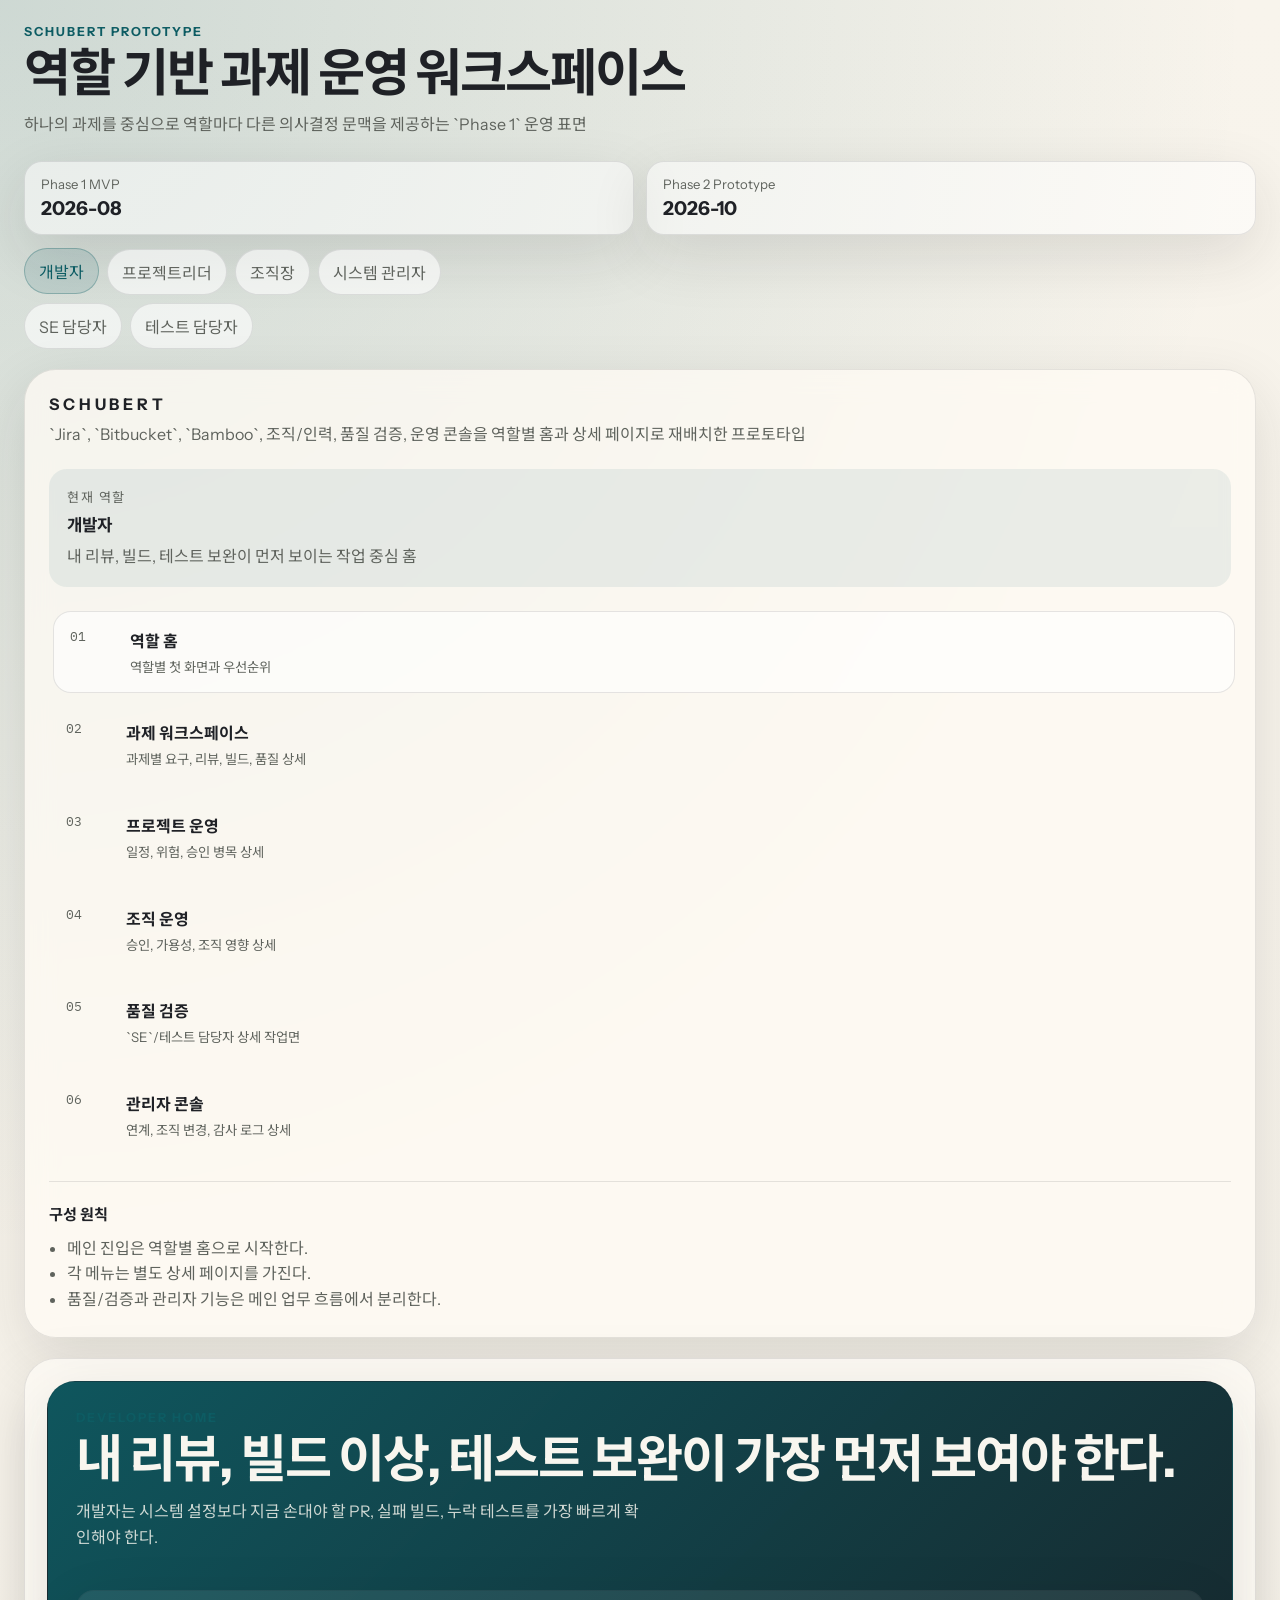
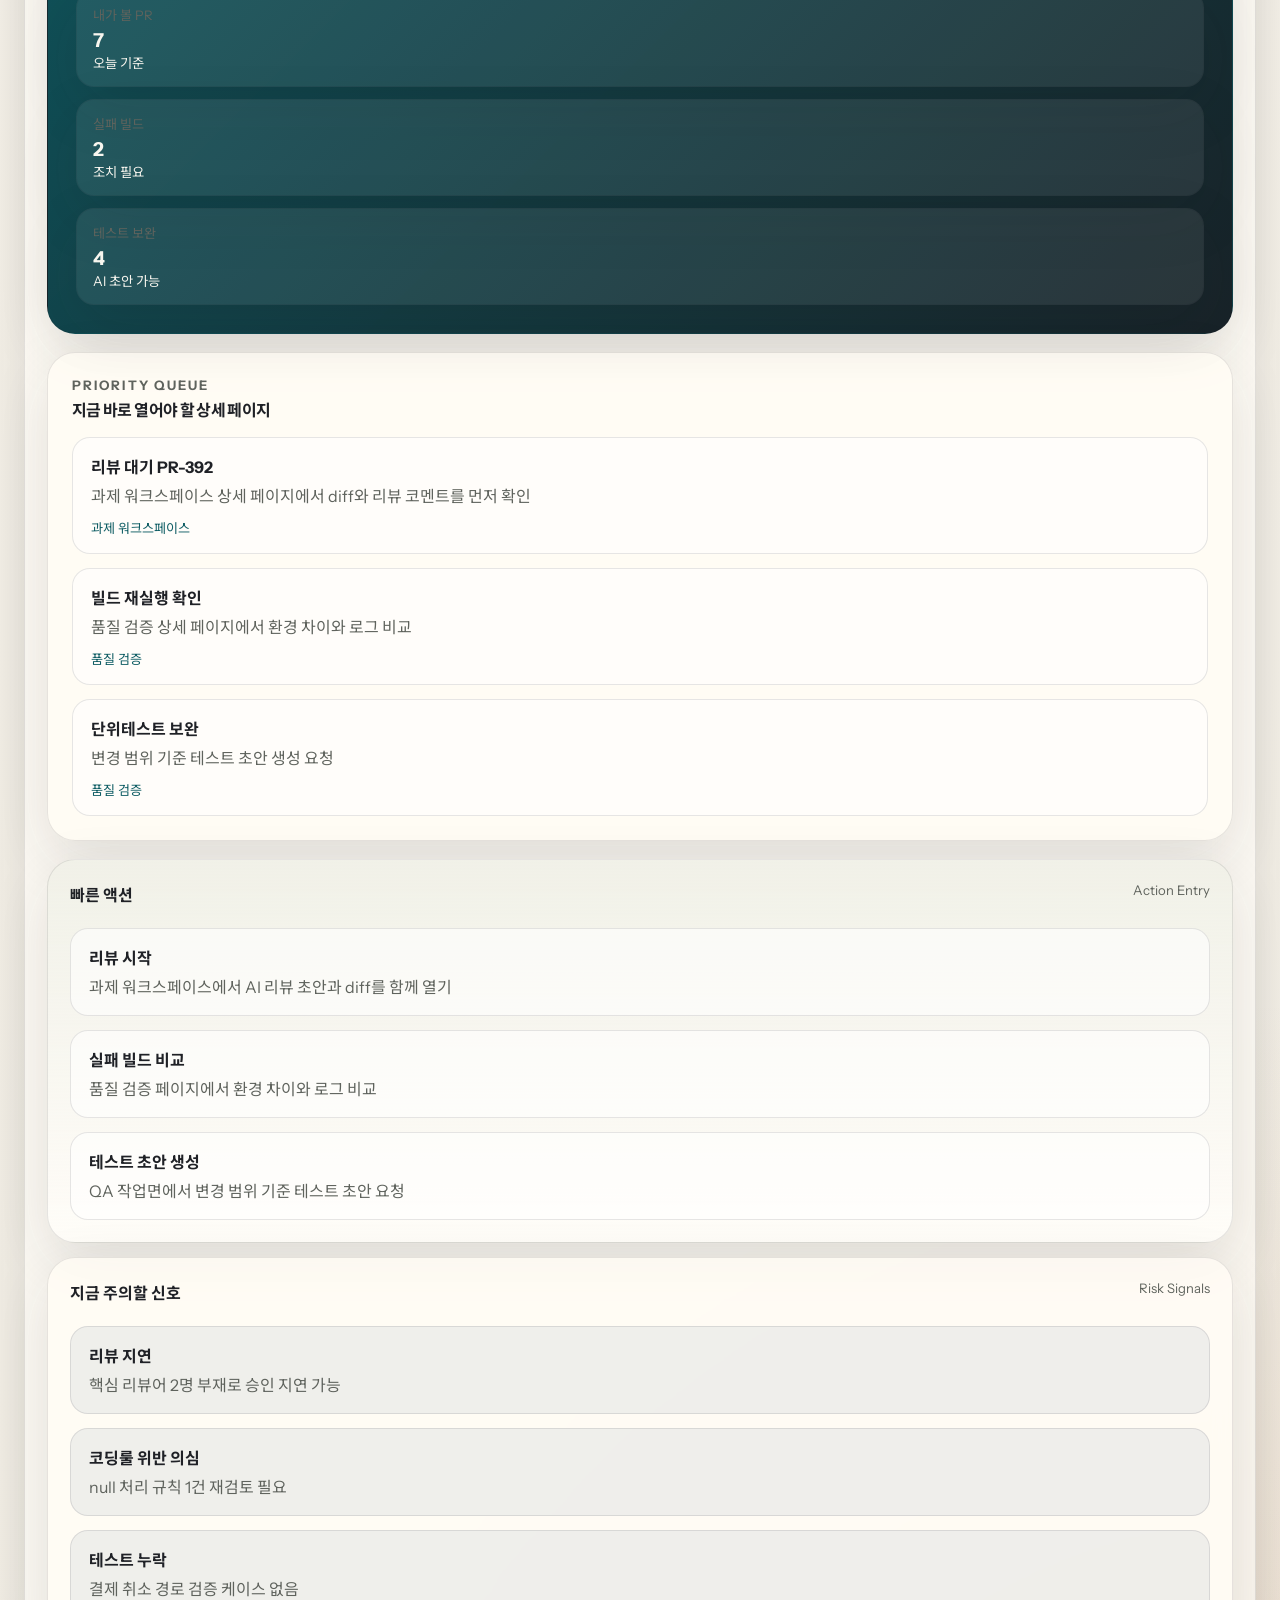
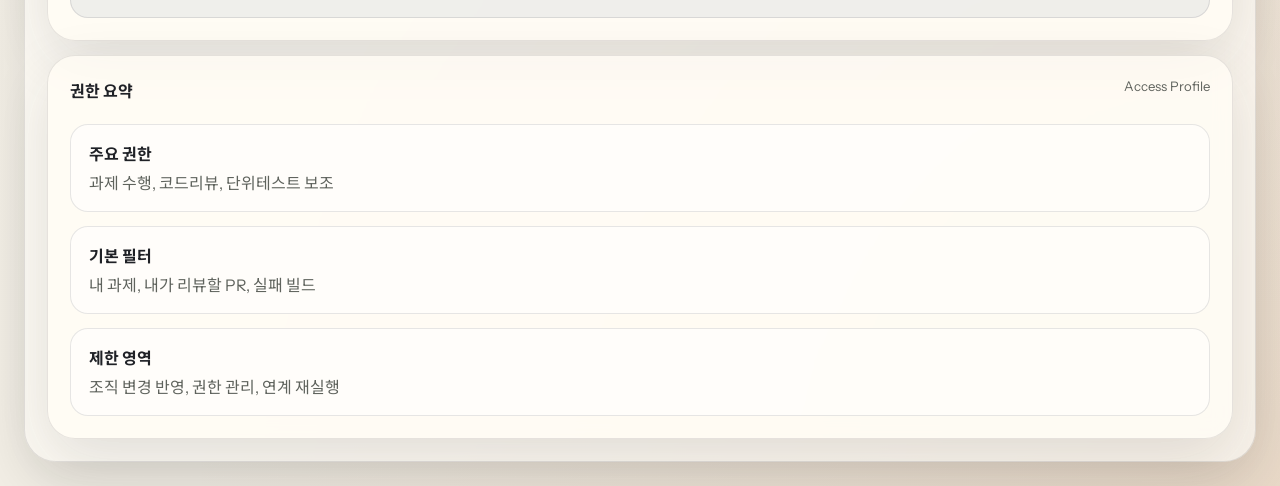
<file: src/ui_prototype/index.html>
<!DOCTYPE html>
<html lang="ko">
  <head>
    <meta charset="UTF-8" />
    <meta name="viewport" content="width=device-width, initial-scale=1.0" />
    <title>Schubert Role Prototype</title>
    <link rel="preconnect" href="https://fonts.googleapis.com" />
    <link rel="preconnect" href="https://fonts.gstatic.com" crossorigin />
    <link
      href="https://fonts.googleapis.com/css2?family=Instrument+Sans:wght@400;500;600;700&family=IBM+Plex+Mono:wght@400;500&family=Noto+Sans+KR:wght@400;500;700&display=swap"
      rel="stylesheet"
    />
    <link rel="stylesheet" href="./styles.css" />
  </head>
  <body data-screen="overview">
    <div class="app-shell">
      <header class="topbar">
        <div class="topbar-copy">
          <p class="eyebrow">Schubert Prototype</p>
          <h1>역할 기반 과제 운영 워크스페이스</h1>
          <p class="topbar-summary">
            하나의 과제를 중심으로 역할마다 다른 의사결정 문맥을 제공하는 `Phase 1` 운영 표면
          </p>
        </div>
        <div class="topbar-side">
          <div class="topbar-meta">
            <div>
              <span>Phase 1 MVP</span>
              <strong>2026-08</strong>
            </div>
            <div>
              <span>Phase 2 Prototype</span>
              <strong>2026-10</strong>
            </div>
          </div>
          <div class="role-switcher" aria-label="역할 전환">
            <button class="role-chip" data-role="developer">개발자</button>
            <button class="role-chip" data-role="project-lead">프로젝트리더</button>
            <button class="role-chip" data-role="org-head">조직장</button>
            <button class="role-chip" data-role="sys-admin">시스템 관리자</button>
            <button class="role-chip" data-role="se">SE 담당자</button>
            <button class="role-chip" data-role="qa">테스트 담당자</button>
          </div>
        </div>
      </header>

      <div class="layout">
        <aside class="sidebar">
          <div class="brand-block">
            <p class="brand-name">SCHUBERT</p>
            <p class="brand-copy">
              `Jira`, `Bitbucket`, `Bamboo`, 조직/인력, 품질 검증, 운영 콘솔을 역할별 홈과 상세 페이지로
              재배치한 프로토타입
            </p>
          </div>

          <div class="sidebar-role">
            <p class="sidebar-label">현재 역할</p>
            <strong id="role-name">개발자</strong>
            <p id="role-summary">내 리뷰, 빌드, 테스트 보완이 먼저 보이는 작업 중심 홈</p>
          </div>

          <nav class="screen-nav" aria-label="프로토타입 화면">
            <a class="nav-item" data-screen="overview" href="./index.html">
              <span class="nav-index">01</span>
              <span>
                <strong>역할 홈</strong>
                <small>역할별 첫 화면과 우선순위</small>
              </span>
            </a>
            <a class="nav-item" data-screen="tasks" href="./tasks.html">
              <span class="nav-index">02</span>
              <span>
                <strong>과제 워크스페이스</strong>
                <small>과제별 요구, 리뷰, 빌드, 품질 상세</small>
              </span>
            </a>
            <a class="nav-item" data-screen="delivery" href="./delivery.html">
              <span class="nav-index">03</span>
              <span>
                <strong>프로젝트 운영</strong>
                <small>일정, 위험, 승인 병목 상세</small>
              </span>
            </a>
            <a class="nav-item" data-screen="organization" href="./organization.html">
              <span class="nav-index">04</span>
              <span>
                <strong>조직 운영</strong>
                <small>승인, 가용성, 조직 영향 상세</small>
              </span>
            </a>
            <a class="nav-item" data-screen="quality" href="./quality.html">
              <span class="nav-index">05</span>
              <span>
                <strong>품질 검증</strong>
                <small>`SE`/테스트 담당자 상세 작업면</small>
              </span>
            </a>
            <a class="nav-item" data-screen="admin" href="./admin.html">
              <span class="nav-index">06</span>
              <span>
                <strong>관리자 콘솔</strong>
                <small>연계, 조직 변경, 감사 로그 상세</small>
              </span>
            </a>
          </nav>

          <section class="sidebar-note">
            <h2>구성 원칙</h2>
            <ul>
              <li>메인 진입은 역할별 홈으로 시작한다.</li>
              <li>각 메뉴는 별도 상세 페이지를 가진다.</li>
              <li>품질/검증과 관리자 기능은 메인 업무 흐름에서 분리한다.</li>
            </ul>
          </section>
        </aside>

        <main class="workspace">
          <div class="hero-panel">
            <div class="hero-copy">
              <p class="eyebrow" id="hero-kicker">Role Home</p>
              <h2 id="hero-title">내 리뷰, 빌드 이상, 테스트 보완이 가장 먼저 보여야 한다.</h2>
              <p id="hero-description">
                역할이 바뀌면 첫 화면의 지표, 경고, 빠른 액션, 상세 페이지 진입 우선순위도 함께 바뀐다.
              </p>
            </div>
            <div class="hero-metrics" id="hero-metrics"></div>
          </div>

          <section class="section-block">
            <div class="section-head">
              <div>
                <p class="eyebrow">Priority Queue</p>
                <h2>지금 바로 열어야 할 상세 페이지</h2>
              </div>
            </div>
            <div class="strip-grid" id="priority-strip"></div>
          </section>

          <div class="workspace-grid">
            <section class="panel emphasis">
              <div class="panel-head">
                <h3>빠른 액션</h3>
                <span>Action Entry</span>
              </div>
              <div class="action-list" id="quick-actions"></div>
            </section>

            <section class="panel">
              <div class="panel-head">
                <h3>지금 주의할 신호</h3>
                <span>Risk Signals</span>
              </div>
              <div class="signal-list" id="risk-signals"></div>
            </section>

            <section class="panel">
              <div class="panel-head">
                <h3>권한 요약</h3>
                <span>Access Profile</span>
              </div>
              <div class="bullet-stack" id="access-summary"></div>
            </section>
          </div>
        </main>
      </div>
    </div>

    <script src="./app.js"></script>
  </body>
</html>
</file>
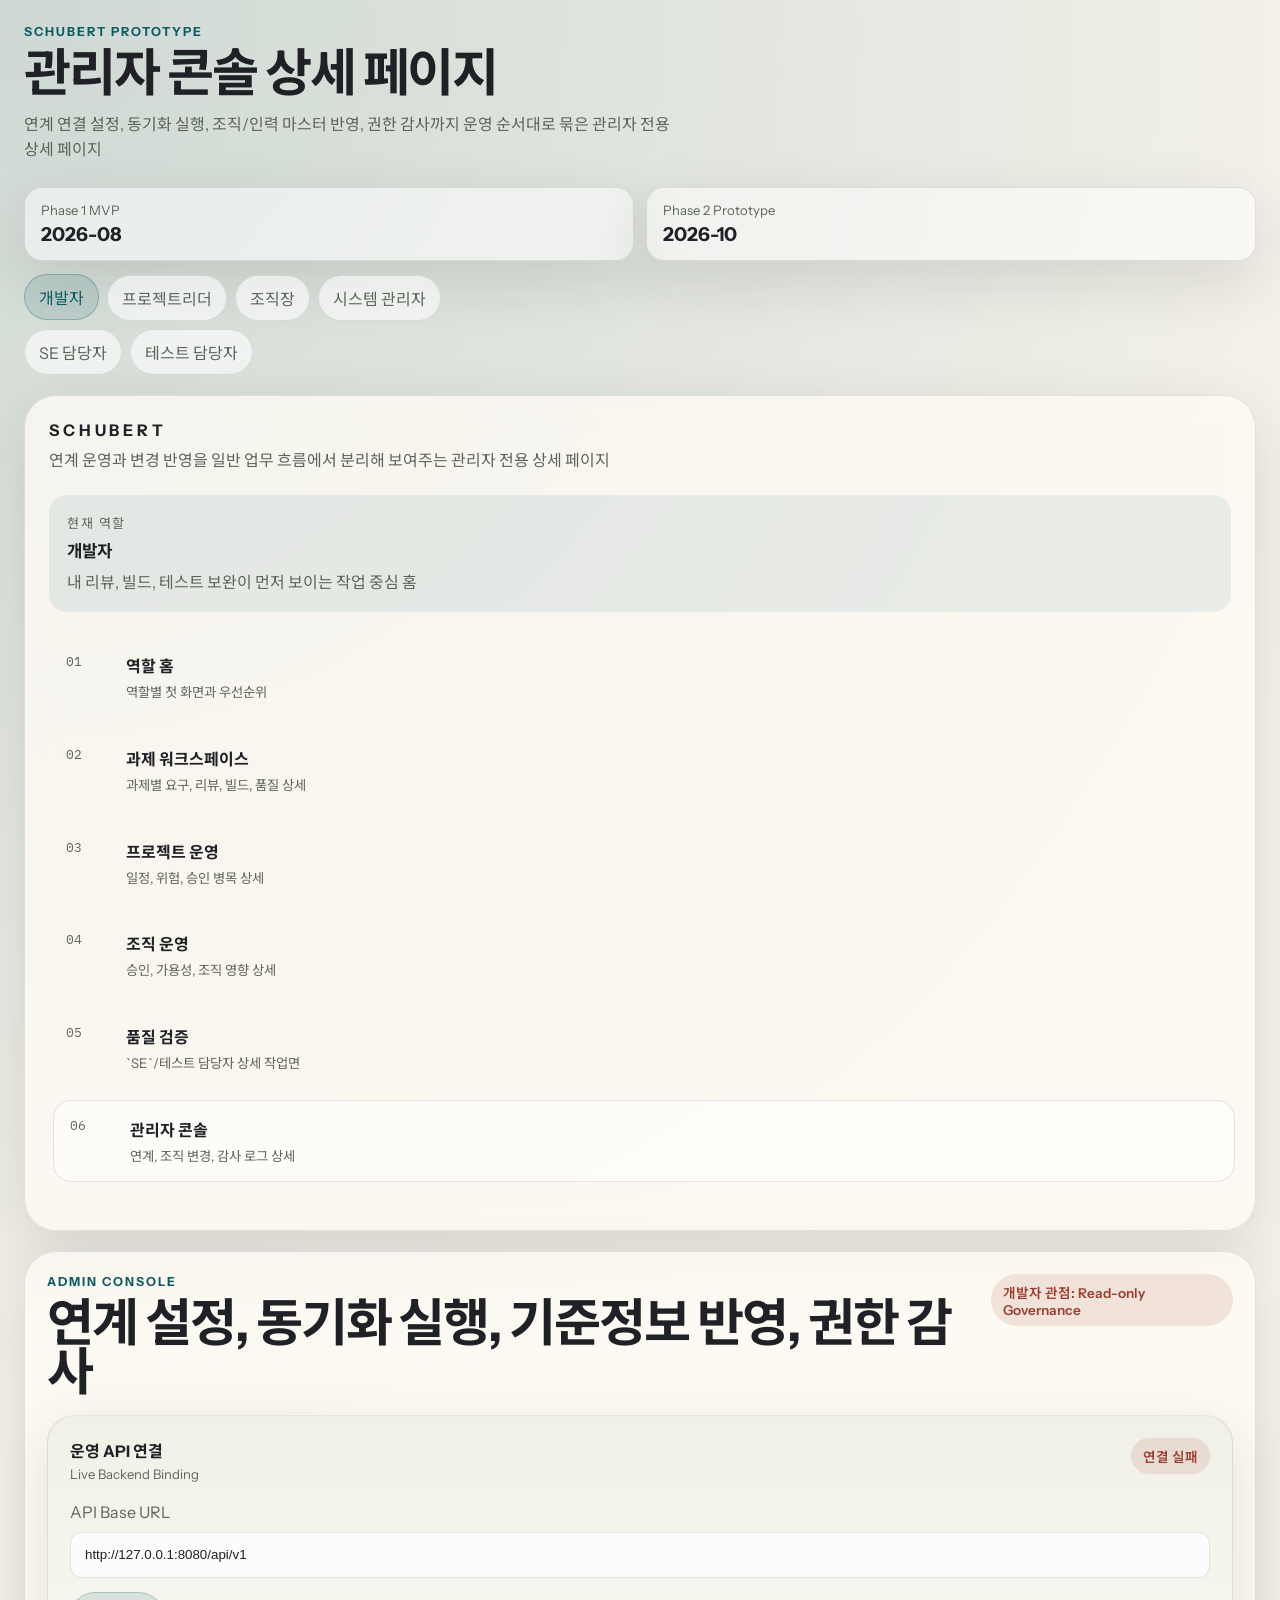
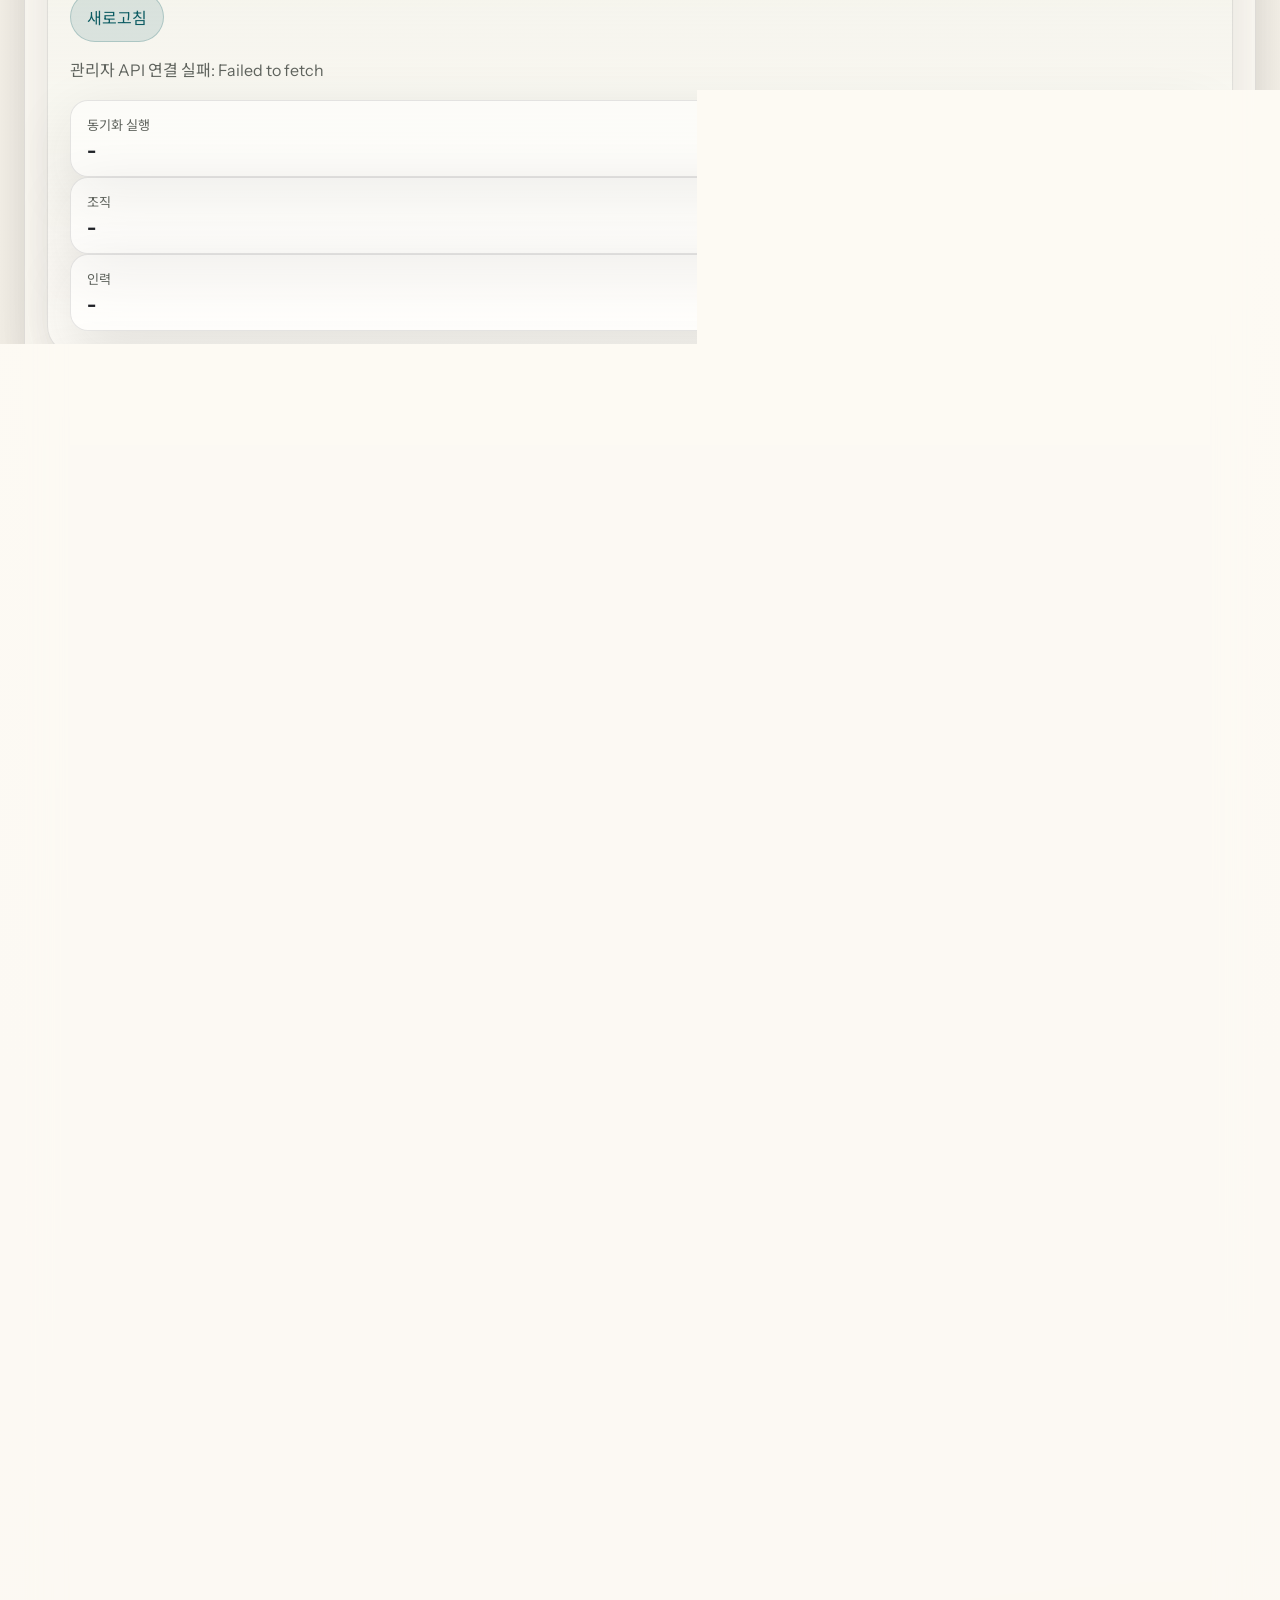
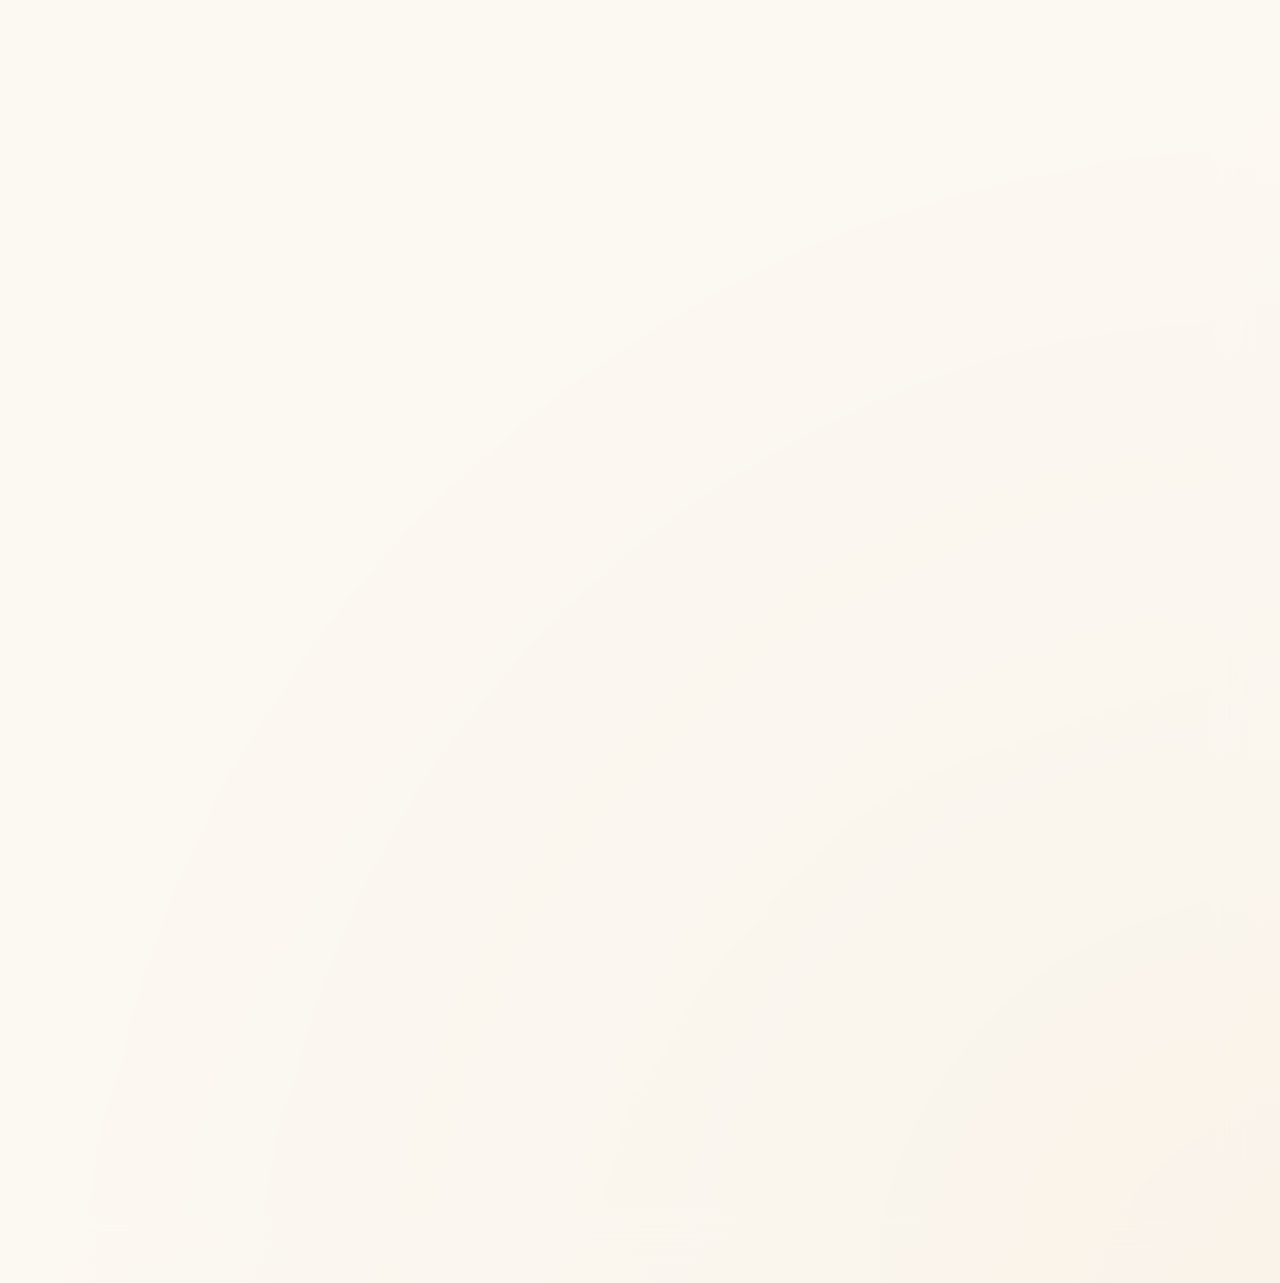
<file: src/ui_prototype/admin.html>
<!DOCTYPE html>
<html lang="ko">
  <head><meta charset="UTF-8" /><meta name="viewport" content="width=device-width, initial-scale=1.0" /><title>Schubert Admin Console</title><link rel="preconnect" href="https://fonts.googleapis.com" /><link rel="preconnect" href="https://fonts.gstatic.com" crossorigin /><link href="https://fonts.googleapis.com/css2?family=Instrument+Sans:wght@400;500;600;700&family=IBM+Plex+Mono:wght@400;500&family=Noto+Sans+KR:wght@400;500;700&display=swap" rel="stylesheet" /><link rel="stylesheet" href="./styles.css" /></head>
  <body data-screen="admin">
    <div class="app-shell">
      <header class="topbar">
        <div class="topbar-copy"><p class="eyebrow">Schubert Prototype</p><h1>관리자 콘솔 상세 페이지</h1><p class="topbar-summary">연계 연결 설정, 동기화 실행, 조직/인력 마스터 반영, 권한 감사까지 운영 순서대로 묶은 관리자 전용 상세 페이지</p></div>
        <div class="topbar-side"><div class="topbar-meta"><div><span>Phase 1 MVP</span><strong>2026-08</strong></div><div><span>Phase 2 Prototype</span><strong>2026-10</strong></div></div><div class="role-switcher" aria-label="역할 전환"><button class="role-chip" data-role="developer">개발자</button><button class="role-chip" data-role="project-lead">프로젝트리더</button><button class="role-chip" data-role="org-head">조직장</button><button class="role-chip" data-role="sys-admin">시스템 관리자</button><button class="role-chip" data-role="se">SE 담당자</button><button class="role-chip" data-role="qa">테스트 담당자</button></div></div>
      </header>
      <div class="layout">
        <aside class="sidebar">
          <div class="brand-block"><p class="brand-name">SCHUBERT</p><p class="brand-copy">연계 운영과 변경 반영을 일반 업무 흐름에서 분리해 보여주는 관리자 전용 상세 페이지</p></div>
          <div class="sidebar-role"><p class="sidebar-label">현재 역할</p><strong id="role-name">개발자</strong><p id="role-summary">내 리뷰, 빌드, 테스트 보완이 먼저 보이는 작업 중심 홈</p></div>
          <nav class="screen-nav" aria-label="프로토타입 화면">
            <a class="nav-item" data-screen="overview" href="./index.html"><span class="nav-index">01</span><span><strong>역할 홈</strong><small>역할별 첫 화면과 우선순위</small></span></a>
            <a class="nav-item" data-screen="tasks" href="./tasks.html"><span class="nav-index">02</span><span><strong>과제 워크스페이스</strong><small>과제별 요구, 리뷰, 빌드, 품질 상세</small></span></a>
            <a class="nav-item" data-screen="delivery" href="./delivery.html"><span class="nav-index">03</span><span><strong>프로젝트 운영</strong><small>일정, 위험, 승인 병목 상세</small></span></a>
            <a class="nav-item" data-screen="organization" href="./organization.html"><span class="nav-index">04</span><span><strong>조직 운영</strong><small>승인, 가용성, 조직 영향 상세</small></span></a>
            <a class="nav-item" data-screen="quality" href="./quality.html"><span class="nav-index">05</span><span><strong>품질 검증</strong><small>`SE`/테스트 담당자 상세 작업면</small></span></a>
            <a class="nav-item" data-screen="admin" href="./admin.html"><span class="nav-index">06</span><span><strong>관리자 콘솔</strong><small>연계, 조직 변경, 감사 로그 상세</small></span></a>
          </nav>
        </aside>
        <main class="workspace">
          <div class="screen-header"><div><p class="eyebrow">Admin Console</p><h2>연계 설정, 동기화 실행, 기준정보 반영, 권한 감사</h2></div><div class="status-chip danger" id="page-role-chip">시스템 관리자 집중: Governance Console</div></div>
          <section class="panel emphasis">
            <div class="panel-head">
              <div>
                <h3>운영 API 연결</h3>
                <span>Live Backend Binding</span>
              </div>
              <div class="status-chip" id="api-status-chip">연결 대기</div>
            </div>
            <div class="control-grid">
              <label class="control-field">
                <span>API Base URL</span>
                <input
                  class="control-input"
                  id="api-base-url-input"
                  name="api_base_url"
                  type="text"
                  value="http://127.0.0.1:28080/api/v1"
                />
              </label>
              <div class="control-actions">
                <button class="control-button" id="api-refresh-button" type="button">새로고침</button>
              </div>
            </div>
            <p class="status-copy" id="api-status-copy">정적 프로토타입에 실제 관리자 API 응답을 연결합니다.</p>
            <div class="metric-block" id="admin-live-metrics">
              <div><span>동기화 실행</span><strong>-</strong></div>
              <div><span>활성 조직</span><strong>-</strong></div>
              <div><span>활성 인력</span><strong>-</strong></div>
            </div>
          </section>
          <div class="detail-grid two-col">
            <section class="panel emphasis"><div class="panel-head"><h3 id="page-role-title">Governance Console</h3><span id="page-role-kicker">Admin Focus</span></div><p class="panel-copy" id="page-role-summary">연계 상태, 조직 변경 반영, 권한 예외와 감사 로그를 함께 본다.</p><div class="bullet-stack" id="page-role-points"></div></section>
            <section class="panel"><div class="panel-head"><h3>운영 요약</h3><span>Health Snapshot</span></div><div class="metric-block"><div><span>연계 경고</span><strong>2</strong></div><div><span>변경 검토</span><strong>6</strong></div><div><span>권한 예외</span><strong>3</strong></div></div></section>
          </div>
          <div class="detail-grid three-col">
            <section class="panel"><div class="panel-head"><h3>동기화 실행 현황</h3><span>Sync Runs Live</span></div><div class="table-scroll"><table class="status-table"><tbody id="admin-sync-runs-body"><tr><td colspan="3">불러오는 중</td></tr></tbody></table></div></section>
            <section class="panel"><div class="panel-head"><h3>조직 마스터 요약</h3><span>Organization Master</span></div><div class="bullet-stack" id="admin-organization-summary"><div><strong>불러오는 중</strong><p>조직 기준정보를 확인하고 있습니다.</p></div></div></section>
            <section class="panel"><div class="panel-head"><h3>인력 마스터 요약</h3><span>Workforce Master</span></div><div class="bullet-stack" id="admin-workforce-summary"><div><strong>불러오는 중</strong><p>인력 기준정보를 확인하고 있습니다.</p></div></div></section>
          </div>
          <div class="detail-grid three-col">
            <section class="panel"><div class="panel-head"><h3>프로젝트 운영 뷰</h3><span>Projects API</span></div><div class="table-scroll"><table class="status-table"><tbody id="admin-projects-body"><tr><td colspan="3">불러오는 중</td></tr></tbody></table></div></section>
            <section class="panel"><div class="panel-head"><h3>업무 항목 운영 뷰</h3><span>Work Items API</span></div><div class="table-scroll"><table class="status-table"><tbody id="admin-work-items-body"><tr><td colspan="3">불러오는 중</td></tr></tbody></table></div></section>
            <section class="panel"><div class="panel-head"><h3>API 커버리지</h3><span>Backend Surface</span></div><div class="bullet-stack" id="admin-api-coverage"><div><strong>불러오는 중</strong><p>운영 화면에서 사용할 수 있는 API 범위를 확인하고 있습니다.</p></div></div></section>
          </div>
          <div class="detail-grid two-col">
            <section class="panel"><div class="panel-head"><h3>매핑 이상</h3><span>Identity Mapping</span></div><table class="status-table"><tbody><tr><td>조직 식별자</td><td>2건 수동 보정 필요</td><td class="warn">검토</td></tr><tr><td>`Crowd` 그룹</td><td>2건 재계산 필요</td><td class="warn">대기</td></tr><tr><td>인력 상태</td><td>퇴직자 1건 비활성화 누락</td><td class="danger-text">조치</td></tr></tbody></table></section>
            <section class="panel"><div class="panel-head"><h3>운영 예외</h3><span>Exception Policy</span></div><div class="bullet-stack"><div><strong>`AI` 실행 예외</strong><p>테스트 실행 권한 2건 재검토</p></div><div><strong>연계 재처리</strong><p>`Bamboo` 재실행 정책 임시 완화</p></div><div><strong>감사 메모</strong><p>예외 승인 근거는 모두 기록 유지</p></div></div></section>
          </div>
        </main>
      </div>
    </div>
    <script src="./app.js"></script>
  </body>
</html>
</file>
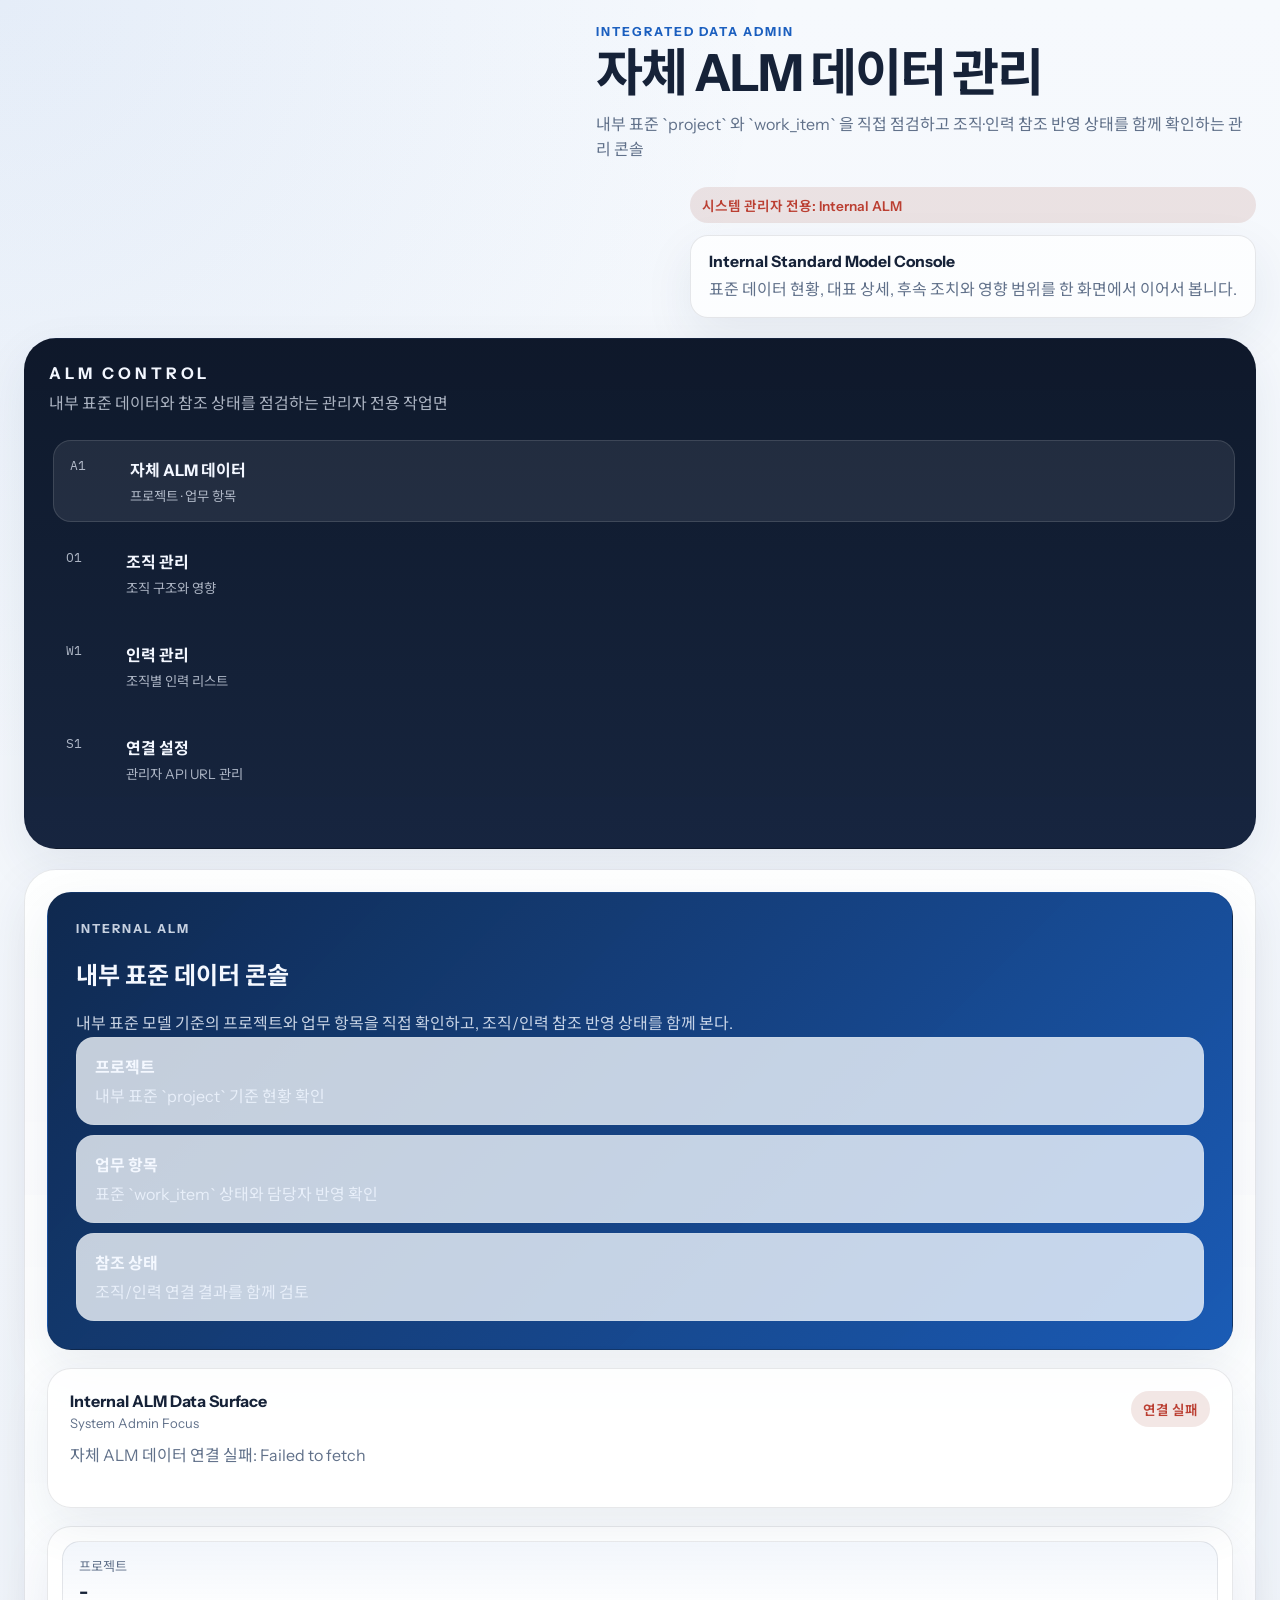
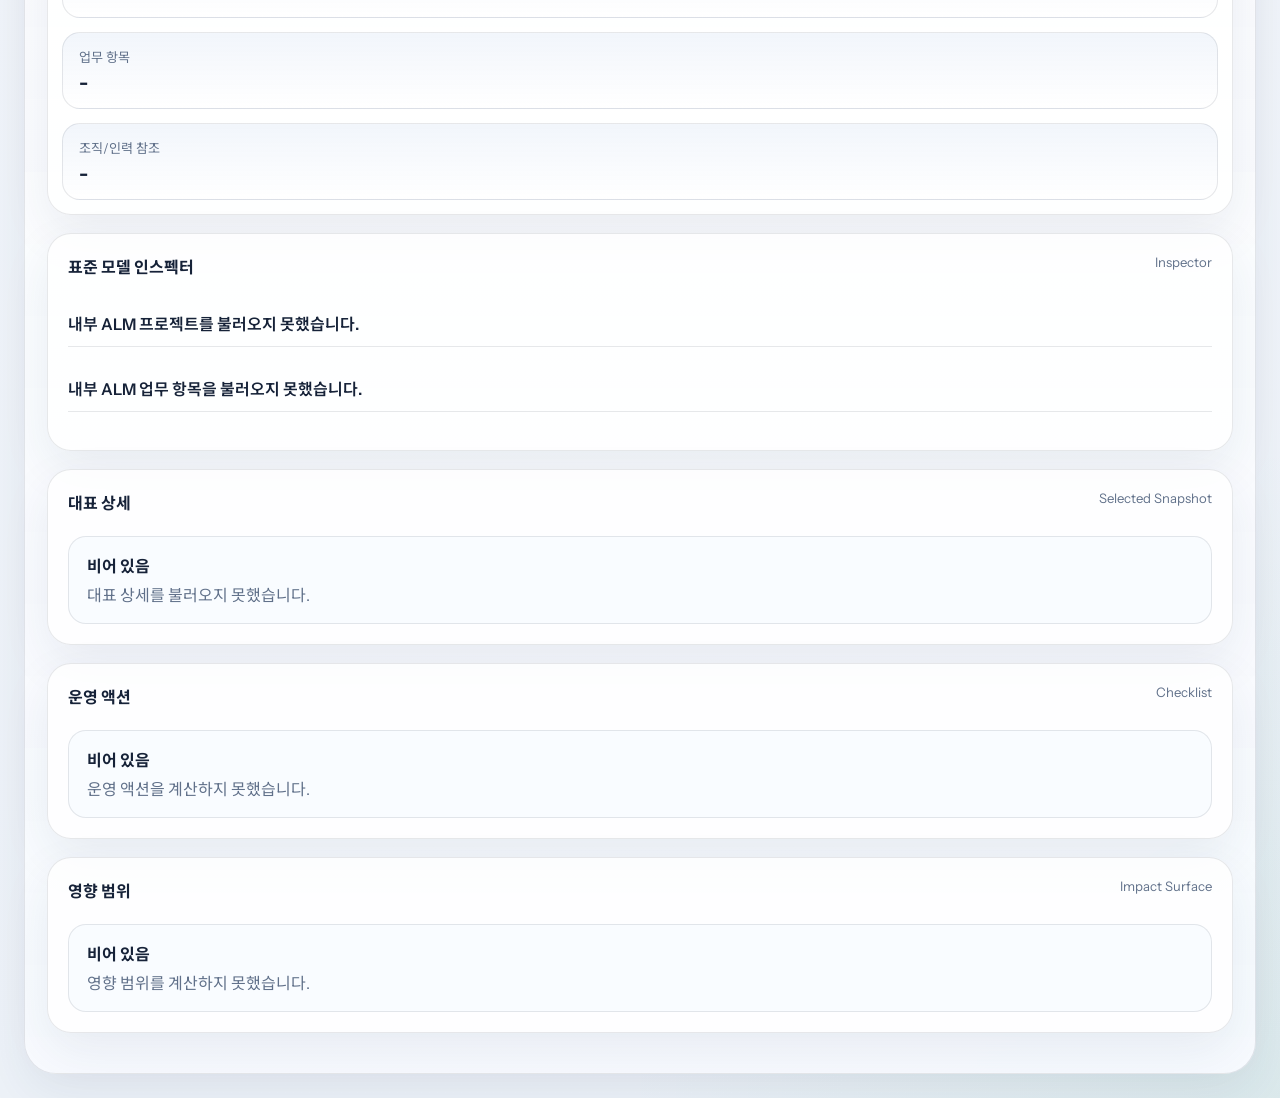
<file: src/ui_prototype/data_alm.html>
<!DOCTYPE html>
<html lang="ko">
  <head>
    <meta charset="UTF-8" />
    <meta name="viewport" content="width=device-width, initial-scale=1.0" />
    <title>Schubert ALM Data Admin</title>
    <link rel="preconnect" href="https://fonts.googleapis.com" />
    <link rel="preconnect" href="https://fonts.gstatic.com" crossorigin />
    <link
      href="https://fonts.googleapis.com/css2?family=Instrument+Sans:wght@400;500;600;700&family=IBM+Plex+Mono:wght@400;500&family=Noto+Sans+KR:wght@400;500;700&display=swap"
      rel="stylesheet"
    />
    <link rel="stylesheet" href="./styles.css" />
  </head>
  <body data-screen="data-alm">
    <div class="app-shell">
      <header class="topbar data-topbar">
        <div class="topbar-copy">
          <p class="eyebrow">Integrated Data Admin</p>
          <h1>자체 ALM 데이터 관리</h1>
          <p class="topbar-summary">
            내부 표준 `project` 와 `work_item` 을 직접 점검하고 조직·인력 참조 반영 상태를 함께 확인하는 관리 콘솔
          </p>
        </div>
        <div class="data-topbar-meta">
          <div class="status-chip danger" id="page-role-chip">시스템 관리자 전용</div>
          <div class="data-reference-note">
            <strong>Internal Standard Model Console</strong>
            <p>표준 데이터 현황, 대표 상세, 후속 조치와 영향 범위를 한 화면에서 이어서 봅니다.</p>
          </div>
        </div>
      </header>

      <div class="layout">
        <aside class="sidebar data-sidebar">
          <div class="brand-block">
            <p class="brand-name">ALM CONTROL</p>
            <p class="brand-copy">내부 표준 데이터와 참조 상태를 점검하는 관리자 전용 작업면</p>
          </div>

          <nav class="screen-nav" aria-label="내부 ALM 데이터 화면">
            <a class="nav-item" data-screen="data-alm" href="./data_alm.html">
              <span class="nav-index">A1</span>
              <span><strong>자체 ALM 데이터</strong><small>프로젝트 · 업무 항목</small></span>
            </a>
            <a class="nav-item" data-screen="data-organizations" href="./data_organizations.html">
              <span class="nav-index">O1</span>
              <span><strong>조직 관리</strong><small>조직 구조와 영향</small></span>
            </a>
            <a class="nav-item" data-screen="data-workforce" href="./data_workforce.html">
              <span class="nav-index">W1</span>
              <span><strong>인력 관리</strong><small>조직별 인력 리스트</small></span>
            </a>
            <a class="nav-item" data-screen="data-settings" href="./data_settings.html">
              <span class="nav-index">S1</span>
              <span><strong>연결 설정</strong><small>관리자 API URL 관리</small></span>
            </a>
          </nav>
        </aside>

        <main class="workspace data-workspace">
          <section class="data-command-deck">
            <div class="data-command-copy">
              <p class="eyebrow">Internal ALM</p>
              <h2>내부 표준 데이터 콘솔</h2>
              <p class="panel-copy" id="page-role-summary">
                외부 원천과 분리된 내부 표준 `project` 와 `work_item` 의 현재 상태를 직접 관리합니다.
              </p>
              <div class="bullet-stack compact-bullets" id="page-role-points"></div>
            </div>
            <div class="data-command-panel">
              <div class="panel-head compact">
                <div>
                  <h3 id="page-role-title">Internal Standard Model</h3>
                  <span id="page-role-kicker">ALM Focus</span>
                </div>
                <div class="status-chip" id="api-status-chip">연결 대기</div>
              </div>
              <p class="status-copy" id="api-status-copy">내부 표준 데이터를 불러옵니다.</p>
            </div>
          </section>

          <section class="data-stat-strip">
            <div class="metric-block data-metric-block" id="data-alm-metrics">
              <div><span>프로젝트</span><strong>-</strong></div>
              <div><span>업무 항목</span><strong>-</strong></div>
              <div><span>조직 참조</span><strong>-</strong></div>
            </div>
          </section>

          <section class="data-workbench two-pane">
            <div class="data-column data-column-main">
              <section class="panel data-panel">
                <div class="panel-head">
                  <h3>표준 모델 인스펙터</h3>
                  <span>Inspector</span>
                </div>
                <div class="detail-grid two-col">
                  <div class="table-scroll">
                    <table class="status-table">
                      <tbody id="alm-projects-body">
                        <tr><td colspan="3">불러오는 중</td></tr>
                      </tbody>
                    </table>
                  </div>
                  <div class="table-scroll">
                    <table class="status-table">
                      <tbody id="alm-work-items-body">
                        <tr><td colspan="3">불러오는 중</td></tr>
                      </tbody>
                    </table>
                  </div>
                </div>
              </section>

              <section class="panel data-panel">
                <div class="panel-head">
                  <h3>대표 상세</h3>
                  <span>Selected Snapshot</span>
                </div>
                <div class="bullet-stack" id="alm-detail-summary">
                  <div><strong>불러오는 중</strong><p>대표 프로젝트와 업무 항목의 연결 상태를 확인합니다.</p></div>
                </div>
              </section>
            </div>

            <div class="data-column data-column-side">
              <section class="panel data-panel">
                <div class="panel-head">
                  <h3>운영 액션</h3>
                  <span>Checklist</span>
                </div>
                <div class="bullet-stack" id="alm-action-summary">
                  <div><strong>불러오는 중</strong><p>내부 ALM 데이터 관리 액션을 준비합니다.</p></div>
                </div>
              </section>

              <section class="panel data-panel">
                <div class="panel-head">
                  <h3>영향 범위</h3>
                  <span>Impact Surface</span>
                </div>
                <div class="bullet-stack" id="alm-impact-summary">
                  <div><strong>불러오는 중</strong><p>조직, 인력, 계획 단위와의 연결 영향을 계산합니다.</p></div>
                </div>
              </section>
            </div>
          </section>
        </main>
      </div>
    </div>
    <script src="./app.js"></script>
  </body>
</html>
</file>
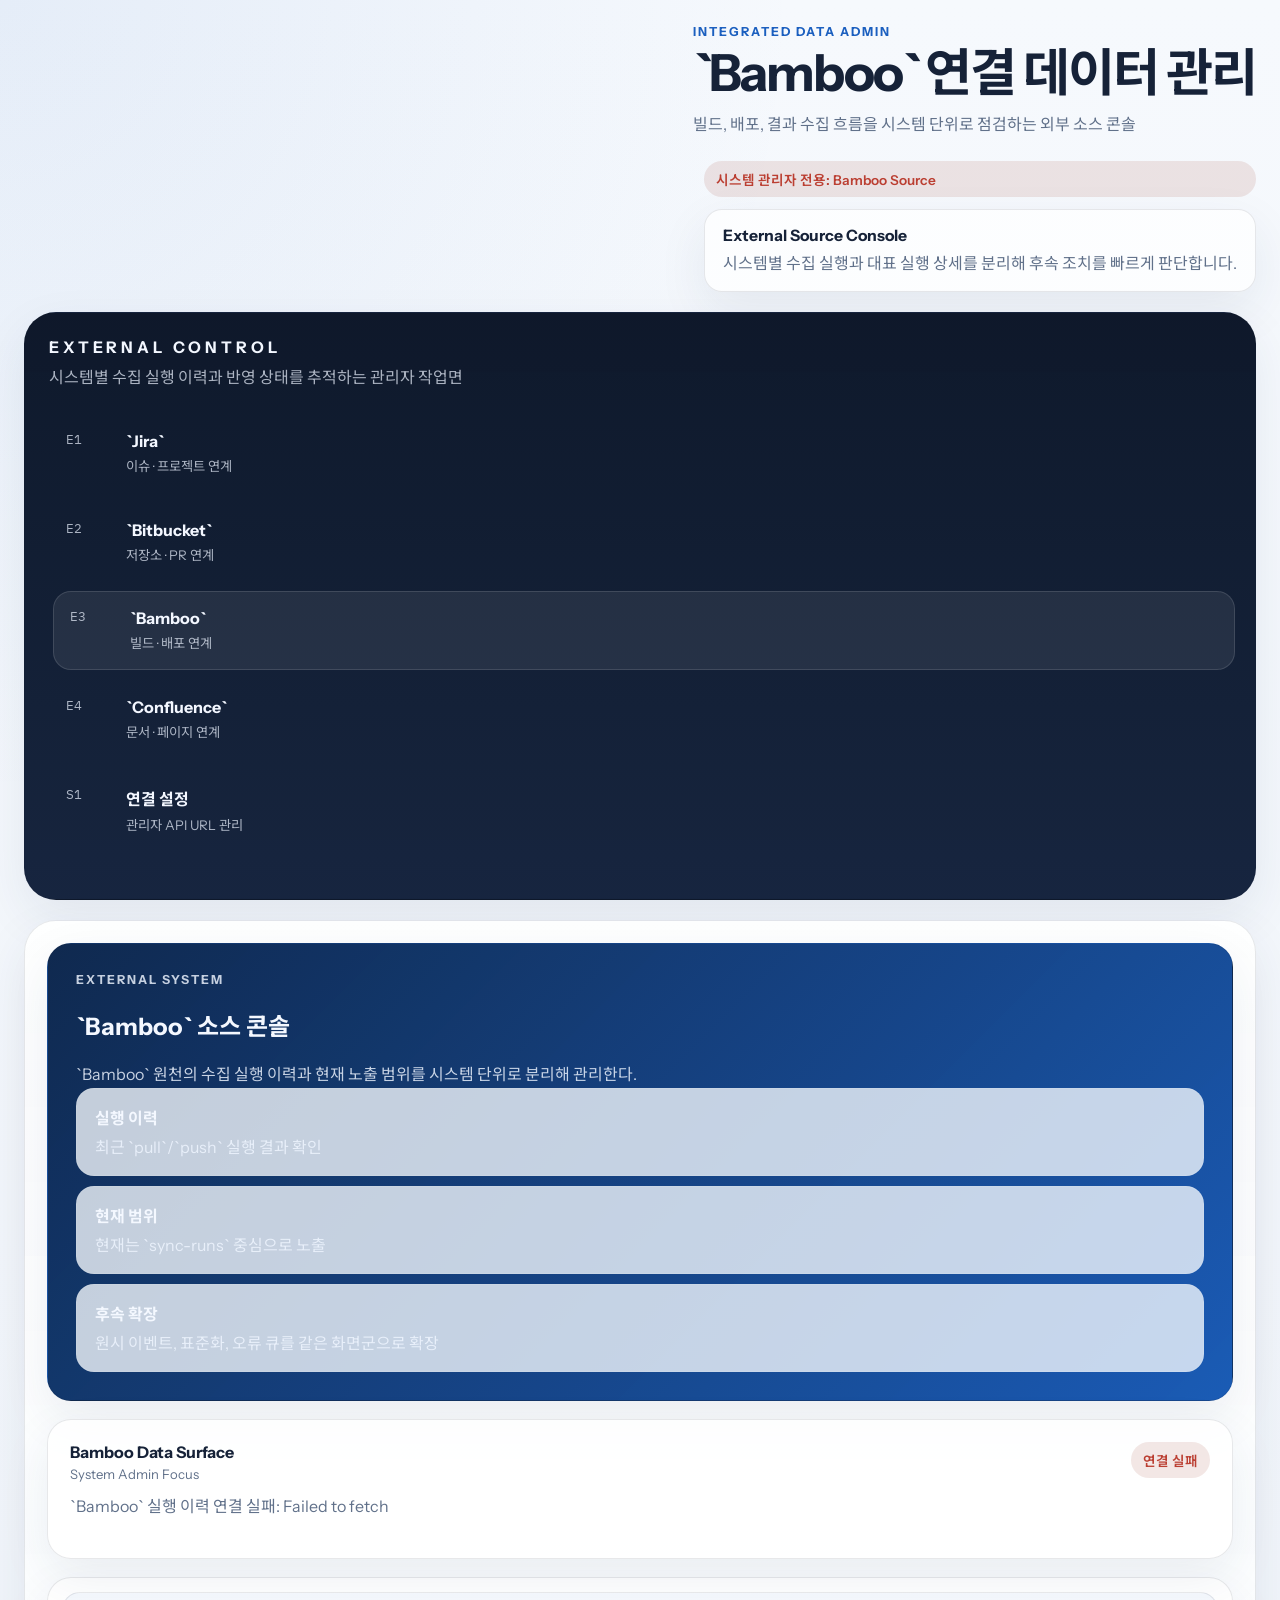
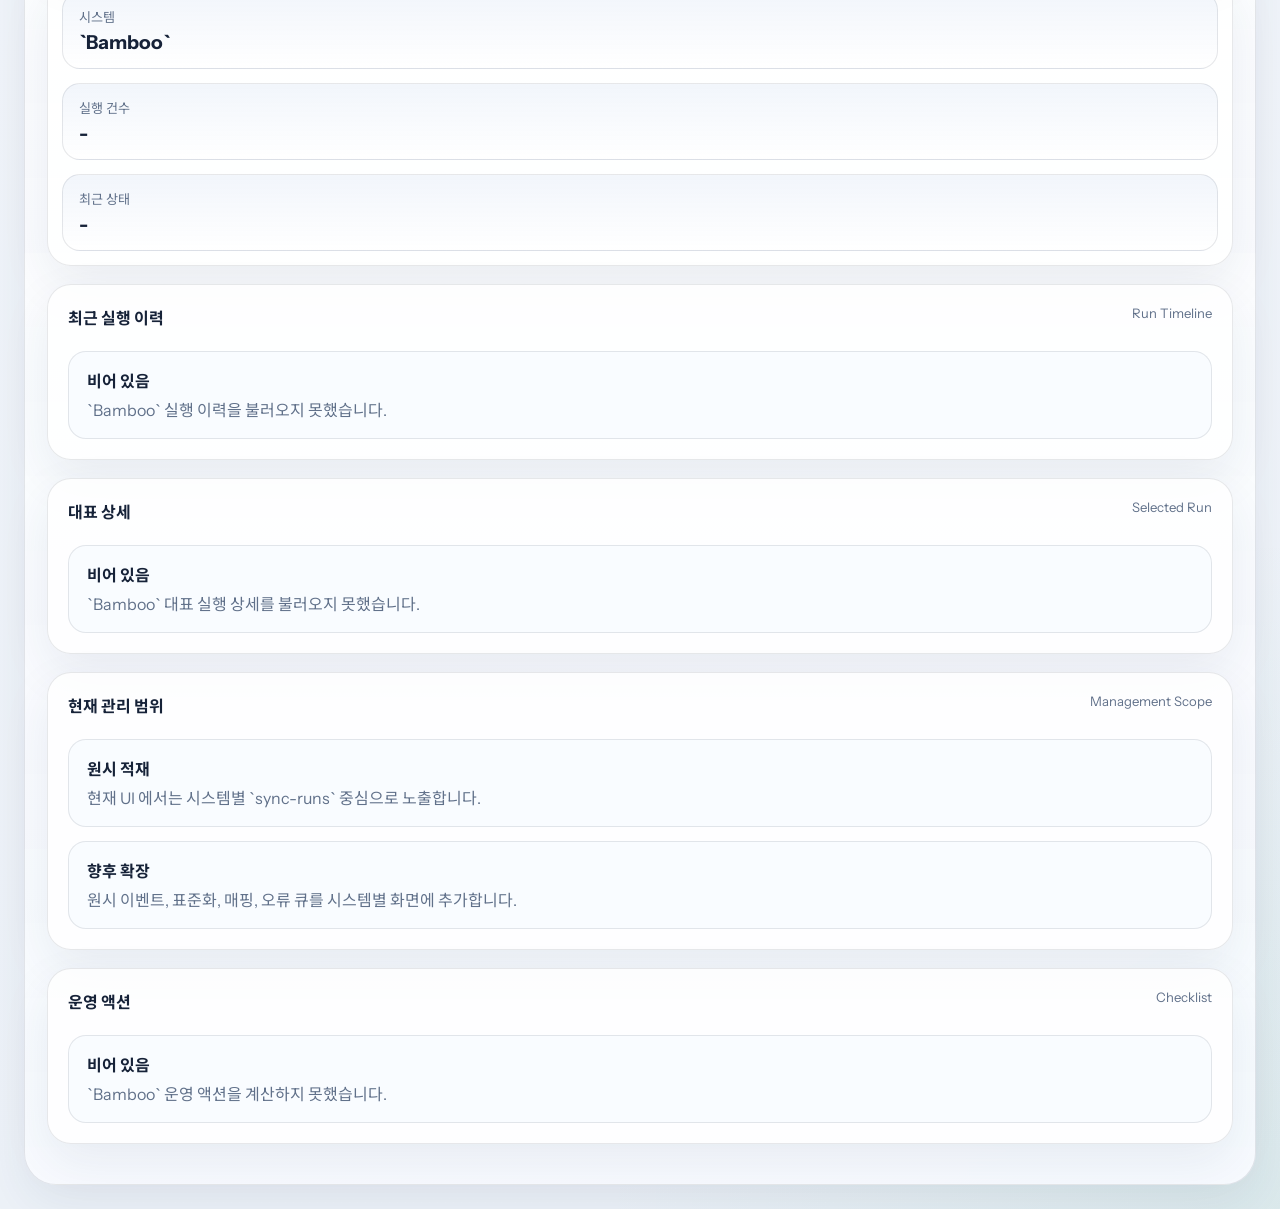
<file: src/ui_prototype/data_external_bamboo.html>
<!DOCTYPE html>
<html lang="ko">
  <head>
    <meta charset="UTF-8" />
    <meta name="viewport" content="width=device-width, initial-scale=1.0" />
    <title>Schubert Bamboo Data Admin</title>
    <link rel="preconnect" href="https://fonts.googleapis.com" />
    <link rel="preconnect" href="https://fonts.gstatic.com" crossorigin />
    <link
      href="https://fonts.googleapis.com/css2?family=Instrument+Sans:wght@400;500;600;700&family=IBM+Plex+Mono:wght@400;500&family=Noto+Sans+KR:wght@400;500;700&display=swap"
      rel="stylesheet"
    />
    <link rel="stylesheet" href="./styles.css" />
  </head>
  <body data-screen="data-external-bamboo">
    <div class="app-shell">
      <header class="topbar data-topbar">
        <div class="topbar-copy">
          <p class="eyebrow">Integrated Data Admin</p>
          <h1>`Bamboo` 연결 데이터 관리</h1>
          <p class="topbar-summary">빌드, 배포, 결과 수집 흐름을 시스템 단위로 점검하는 외부 소스 콘솔</p>
        </div>
        <div class="data-topbar-meta">
          <div class="status-chip danger" id="page-role-chip">시스템 관리자 전용</div>
          <div class="data-reference-note">
            <strong>External Source Console</strong>
            <p>시스템별 수집 실행과 대표 실행 상세를 분리해 후속 조치를 빠르게 판단합니다.</p>
          </div>
        </div>
      </header>
      <div class="layout">
        <aside class="sidebar data-sidebar">
          <div class="brand-block">
            <p class="brand-name">EXTERNAL CONTROL</p>
            <p class="brand-copy">시스템별 수집 실행 이력과 반영 상태를 추적하는 관리자 작업면</p>
          </div>
          <nav class="screen-nav" aria-label="외부 시스템 화면">
            <a class="nav-item" data-screen="data-external-jira" href="./data_external_jira.html"><span class="nav-index">E1</span><span><strong>`Jira`</strong><small>이슈 · 프로젝트 연계</small></span></a>
            <a class="nav-item" data-screen="data-external-bitbucket" href="./data_external_bitbucket.html"><span class="nav-index">E2</span><span><strong>`Bitbucket`</strong><small>저장소 · PR 연계</small></span></a>
            <a class="nav-item" data-screen="data-external-bamboo" href="./data_external_bamboo.html"><span class="nav-index">E3</span><span><strong>`Bamboo`</strong><small>빌드 · 배포 연계</small></span></a>
            <a class="nav-item" data-screen="data-external-confluence" href="./data_external_confluence.html"><span class="nav-index">E4</span><span><strong>`Confluence`</strong><small>문서 · 페이지 연계</small></span></a>
            <a class="nav-item" data-screen="data-settings" href="./data_settings.html"><span class="nav-index">S1</span><span><strong>연결 설정</strong><small>관리자 API URL 관리</small></span></a>
          </nav>
        </aside>
        <main class="workspace data-workspace">
          <section class="data-command-deck">
            <div class="data-command-copy">
              <p class="eyebrow">External System</p>
              <h2>`Bamboo` 소스 콘솔</h2>
              <p class="panel-copy" id="page-role-summary">`Bamboo` 기준 수집 실행 이력과 현재 API 노출 범위를 시스템 단위로 분리해 관리합니다.</p>
              <div class="bullet-stack compact-bullets" id="page-role-points"></div>
            </div>
            <div class="data-command-panel">
              <div class="panel-head compact">
                <div><h3 id="page-role-title">Bamboo Source Control</h3><span id="page-role-kicker">Bamboo Focus</span></div>
                <div class="status-chip" id="api-status-chip">연결 대기</div>
              </div>
              <p class="status-copy" id="api-status-copy">`Bamboo` 시스템 데이터를 불러옵니다.</p>
            </div>
          </section>
          <section class="data-stat-strip">
            <div class="metric-block data-metric-block" id="external-system-metrics">
              <div><span>시스템</span><strong>`Bamboo`</strong></div>
              <div><span>실행 건수</span><strong>-</strong></div>
              <div><span>최근 상태</span><strong>-</strong></div>
            </div>
          </section>
          <section class="data-workbench two-pane">
            <div class="data-column data-column-main">
              <section class="panel data-panel"><div class="panel-head"><h3>최근 실행 이력</h3><span>Run Timeline</span></div><div class="bullet-stack" id="external-system-summary"><div><strong>불러오는 중</strong><p>최근 실행 이력을 확인합니다.</p></div></div></section>
              <section class="panel data-panel"><div class="panel-head"><h3>대표 상세</h3><span>Selected Run</span></div><div class="bullet-stack" id="external-system-detail"><div><strong>불러오는 중</strong><p>대표 실행 건의 처리 상태를 계산합니다.</p></div></div></section>
            </div>
            <div class="data-column data-column-side">
              <section class="panel data-panel"><div class="panel-head"><h3>현재 관리 범위</h3><span>Management Scope</span></div><div class="bullet-stack" id="external-system-scope"><div><strong>원시 적재</strong><p>현재 UI 에서는 시스템별 `sync-runs` 중심으로 노출합니다.</p></div><div><strong>향후 확장</strong><p>원시 이벤트, 표준화, 매핑, 오류 큐를 시스템별 화면에 추가합니다.</p></div></div></section>
              <section class="panel data-panel"><div class="panel-head"><h3>운영 액션</h3><span>Checklist</span></div><div class="bullet-stack" id="external-system-actions"><div><strong>불러오는 중</strong><p>실행 상태 기반 후속 조치를 준비합니다.</p></div></div></section>
            </div>
          </section>
        </main>
      </div>
    </div>
    <script src="./app.js"></script>
  </body>
</html>
</file>
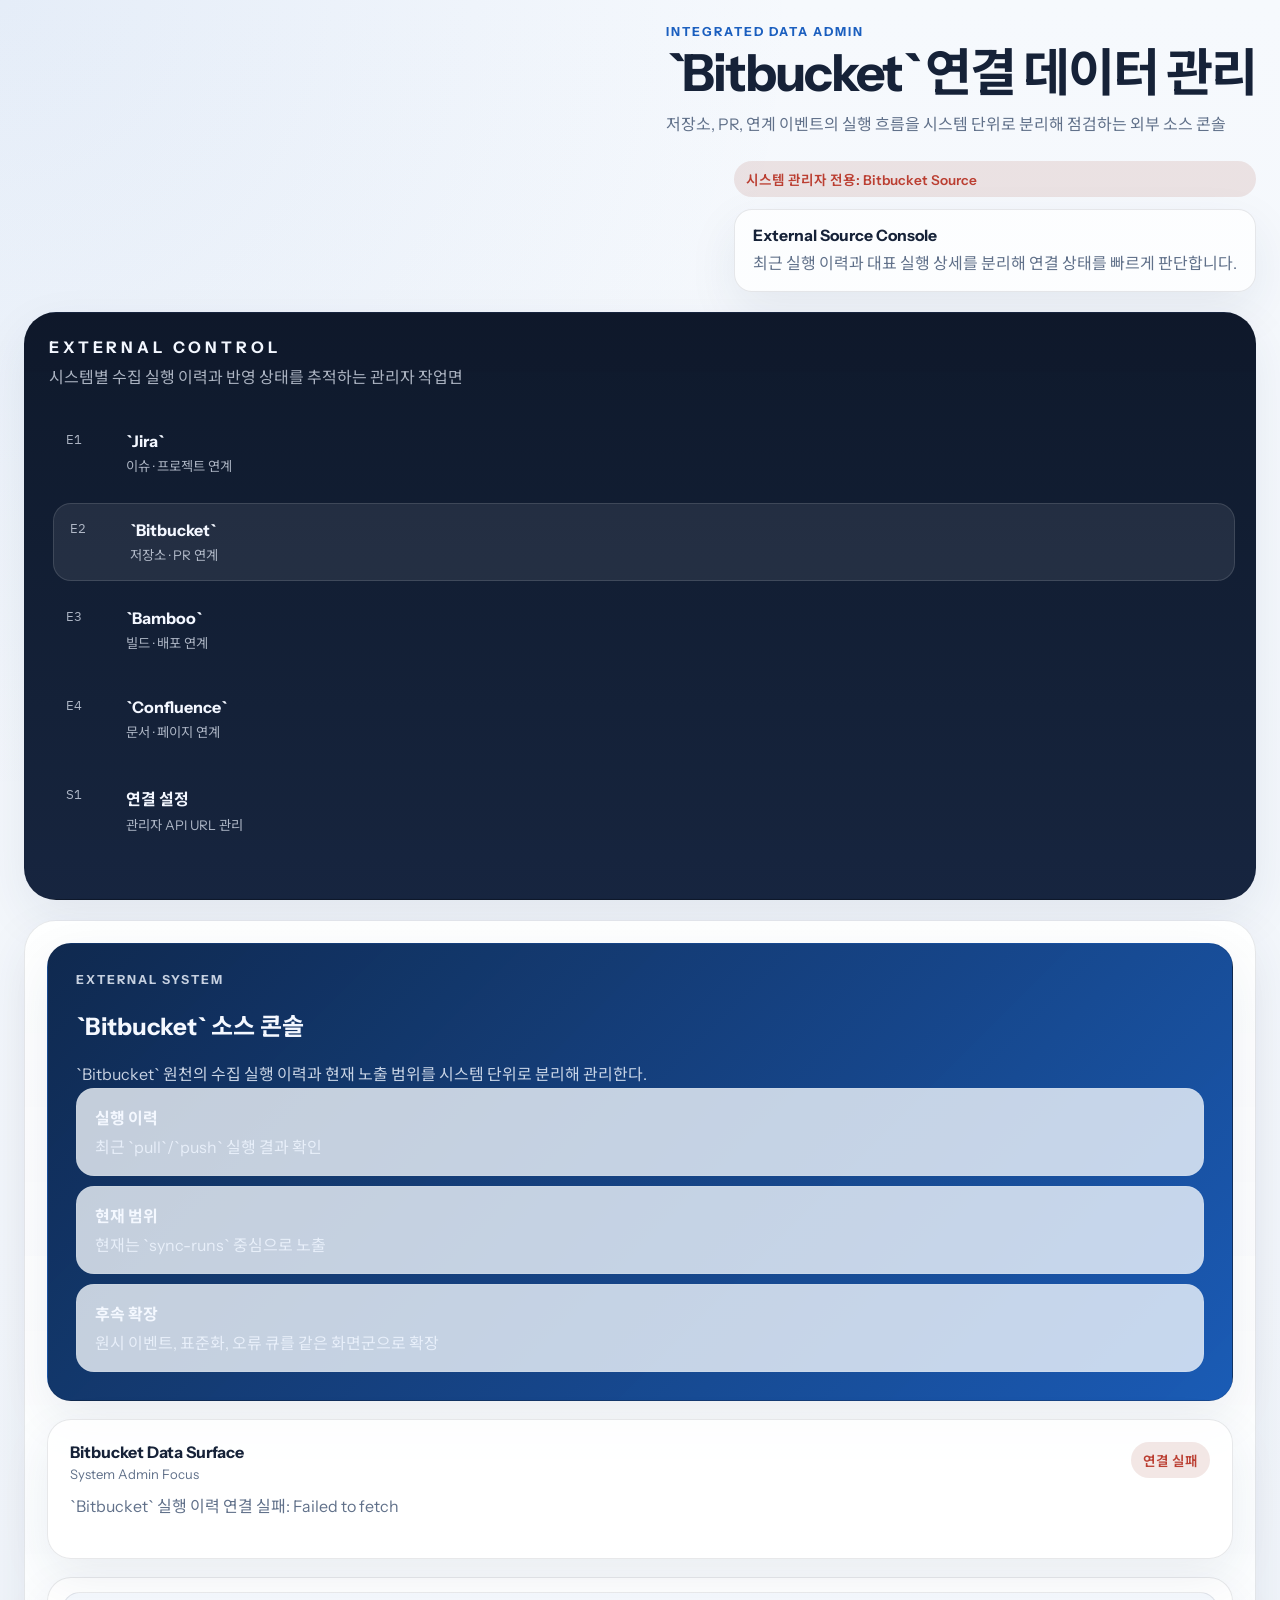
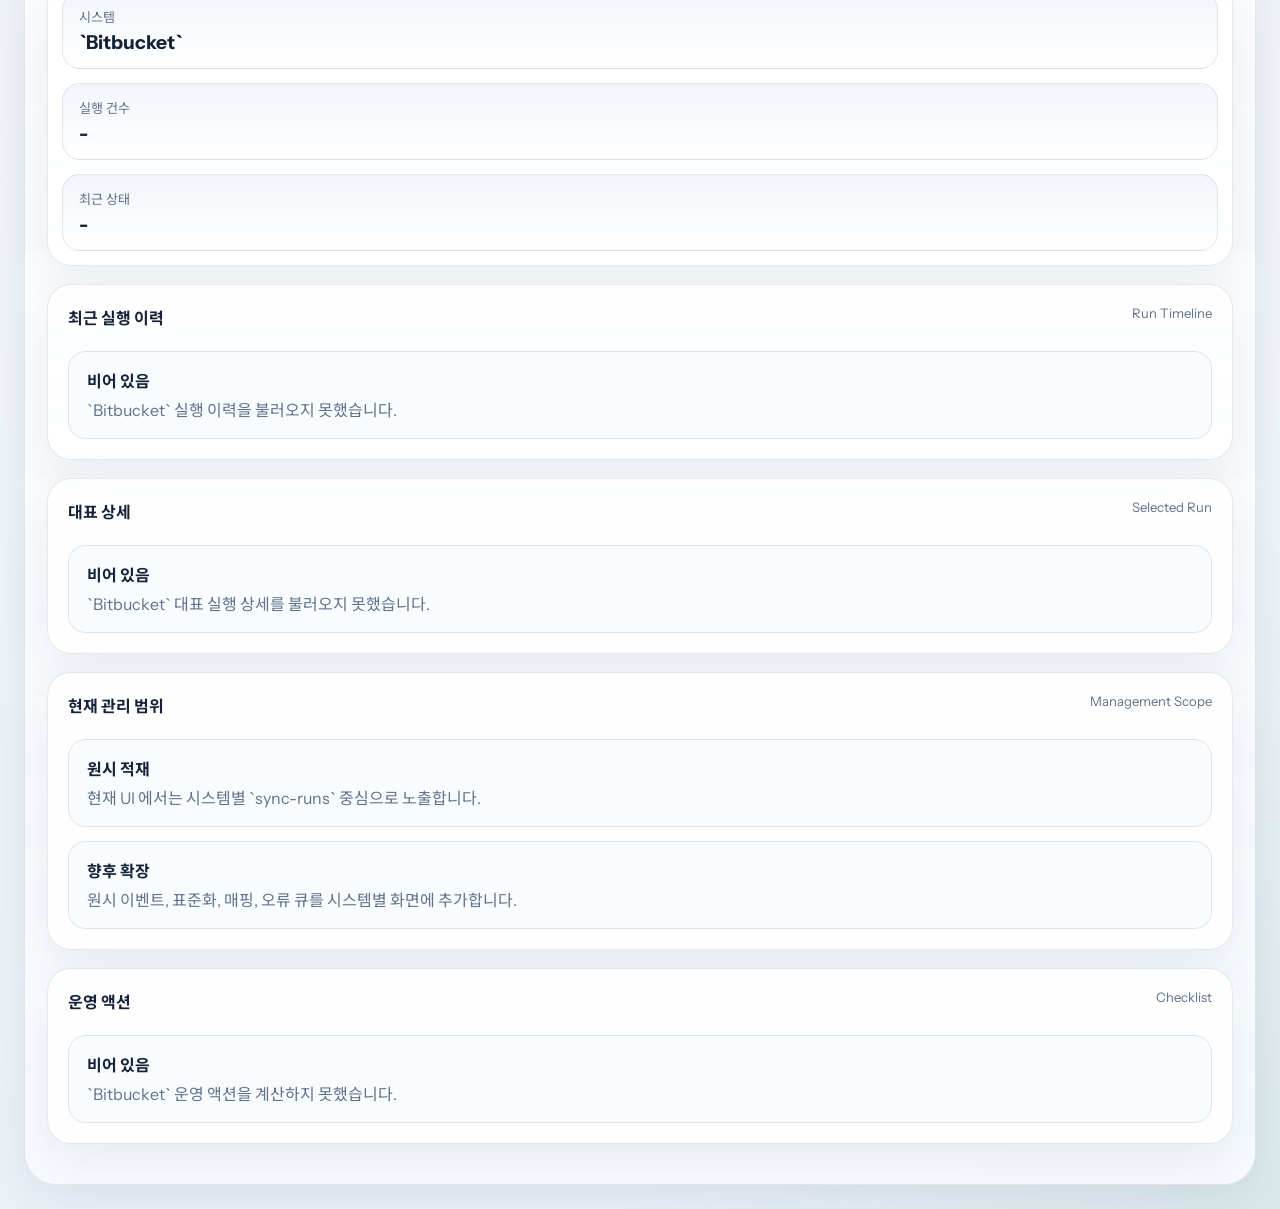
<file: src/ui_prototype/data_external_bitbucket.html>
<!DOCTYPE html>
<html lang="ko">
  <head>
    <meta charset="UTF-8" />
    <meta name="viewport" content="width=device-width, initial-scale=1.0" />
    <title>Schubert Bitbucket Data Admin</title>
    <link rel="preconnect" href="https://fonts.googleapis.com" />
    <link rel="preconnect" href="https://fonts.gstatic.com" crossorigin />
    <link
      href="https://fonts.googleapis.com/css2?family=Instrument+Sans:wght@400;500;600;700&family=IBM+Plex+Mono:wght@400;500&family=Noto+Sans+KR:wght@400;500;700&display=swap"
      rel="stylesheet"
    />
    <link rel="stylesheet" href="./styles.css" />
  </head>
  <body data-screen="data-external-bitbucket">
    <div class="app-shell">
      <header class="topbar data-topbar">
        <div class="topbar-copy">
          <p class="eyebrow">Integrated Data Admin</p>
          <h1>`Bitbucket` 연결 데이터 관리</h1>
          <p class="topbar-summary">
            저장소, PR, 연계 이벤트의 실행 흐름을 시스템 단위로 분리해 점검하는 외부 소스 콘솔
          </p>
        </div>
        <div class="data-topbar-meta">
          <div class="status-chip danger" id="page-role-chip">시스템 관리자 전용</div>
          <div class="data-reference-note">
            <strong>External Source Console</strong>
            <p>최근 실행 이력과 대표 실행 상세를 분리해 연결 상태를 빠르게 판단합니다.</p>
          </div>
        </div>
      </header>
      <div class="layout">
        <aside class="sidebar data-sidebar">
          <div class="brand-block">
            <p class="brand-name">EXTERNAL CONTROL</p>
            <p class="brand-copy">시스템별 수집 실행 이력과 반영 상태를 추적하는 관리자 작업면</p>
          </div>
          <nav class="screen-nav" aria-label="외부 시스템 화면">
            <a class="nav-item" data-screen="data-external-jira" href="./data_external_jira.html"><span class="nav-index">E1</span><span><strong>`Jira`</strong><small>이슈 · 프로젝트 연계</small></span></a>
            <a class="nav-item" data-screen="data-external-bitbucket" href="./data_external_bitbucket.html"><span class="nav-index">E2</span><span><strong>`Bitbucket`</strong><small>저장소 · PR 연계</small></span></a>
            <a class="nav-item" data-screen="data-external-bamboo" href="./data_external_bamboo.html"><span class="nav-index">E3</span><span><strong>`Bamboo`</strong><small>빌드 · 배포 연계</small></span></a>
            <a class="nav-item" data-screen="data-external-confluence" href="./data_external_confluence.html"><span class="nav-index">E4</span><span><strong>`Confluence`</strong><small>문서 · 페이지 연계</small></span></a>
            <a class="nav-item" data-screen="data-settings" href="./data_settings.html"><span class="nav-index">S1</span><span><strong>연결 설정</strong><small>관리자 API URL 관리</small></span></a>
          </nav>
        </aside>
        <main class="workspace data-workspace">
          <section class="data-command-deck">
            <div class="data-command-copy">
              <p class="eyebrow">External System</p>
              <h2>`Bitbucket` 소스 콘솔</h2>
              <p class="panel-copy" id="page-role-summary">`Bitbucket` 기준 수집 실행 이력과 현재 API 노출 범위를 시스템 단위로 분리해 관리합니다.</p>
              <div class="bullet-stack compact-bullets" id="page-role-points"></div>
            </div>
            <div class="data-command-panel">
              <div class="panel-head compact">
                <div><h3 id="page-role-title">Bitbucket Source Control</h3><span id="page-role-kicker">Bitbucket Focus</span></div>
                <div class="status-chip" id="api-status-chip">연결 대기</div>
              </div>
              <p class="status-copy" id="api-status-copy">`Bitbucket` 시스템 데이터를 불러옵니다.</p>
            </div>
          </section>
          <section class="data-stat-strip">
            <div class="metric-block data-metric-block" id="external-system-metrics">
              <div><span>시스템</span><strong>`Bitbucket`</strong></div>
              <div><span>실행 건수</span><strong>-</strong></div>
              <div><span>최근 상태</span><strong>-</strong></div>
            </div>
          </section>
          <section class="data-workbench two-pane">
            <div class="data-column data-column-main">
              <section class="panel data-panel"><div class="panel-head"><h3>최근 실행 이력</h3><span>Run Timeline</span></div><div class="bullet-stack" id="external-system-summary"><div><strong>불러오는 중</strong><p>최근 실행 이력을 확인합니다.</p></div></div></section>
              <section class="panel data-panel"><div class="panel-head"><h3>대표 상세</h3><span>Selected Run</span></div><div class="bullet-stack" id="external-system-detail"><div><strong>불러오는 중</strong><p>대표 실행 건의 처리 상태를 계산합니다.</p></div></div></section>
            </div>
            <div class="data-column data-column-side">
              <section class="panel data-panel"><div class="panel-head"><h3>현재 관리 범위</h3><span>Management Scope</span></div><div class="bullet-stack" id="external-system-scope"><div><strong>원시 적재</strong><p>현재 UI 에서는 시스템별 `sync-runs` 중심으로 노출합니다.</p></div><div><strong>향후 확장</strong><p>원시 이벤트, 표준화, 매핑, 오류 큐를 시스템별 화면에 추가합니다.</p></div></div></section>
              <section class="panel data-panel"><div class="panel-head"><h3>운영 액션</h3><span>Checklist</span></div><div class="bullet-stack" id="external-system-actions"><div><strong>불러오는 중</strong><p>실행 상태 기반 후속 조치를 준비합니다.</p></div></div></section>
            </div>
          </section>
        </main>
      </div>
    </div>
    <script src="./app.js"></script>
  </body>
</html>
</file>
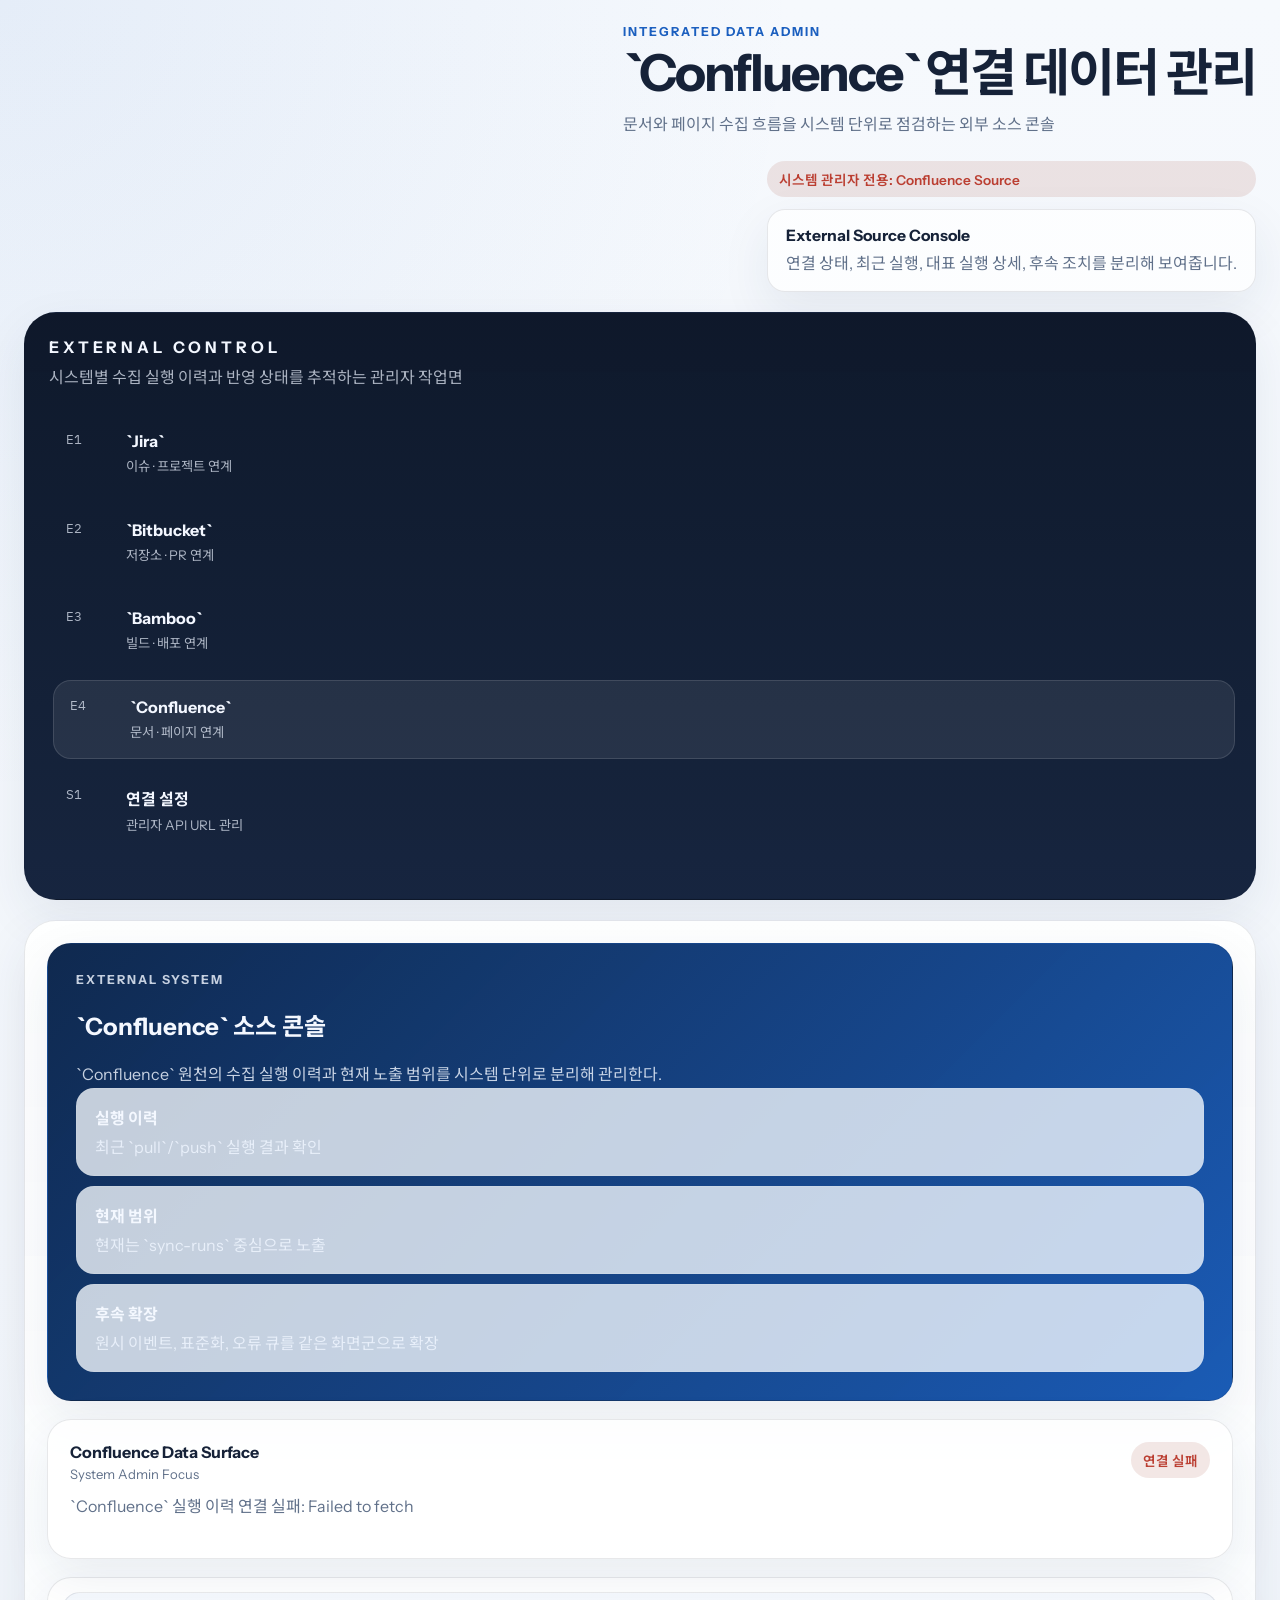
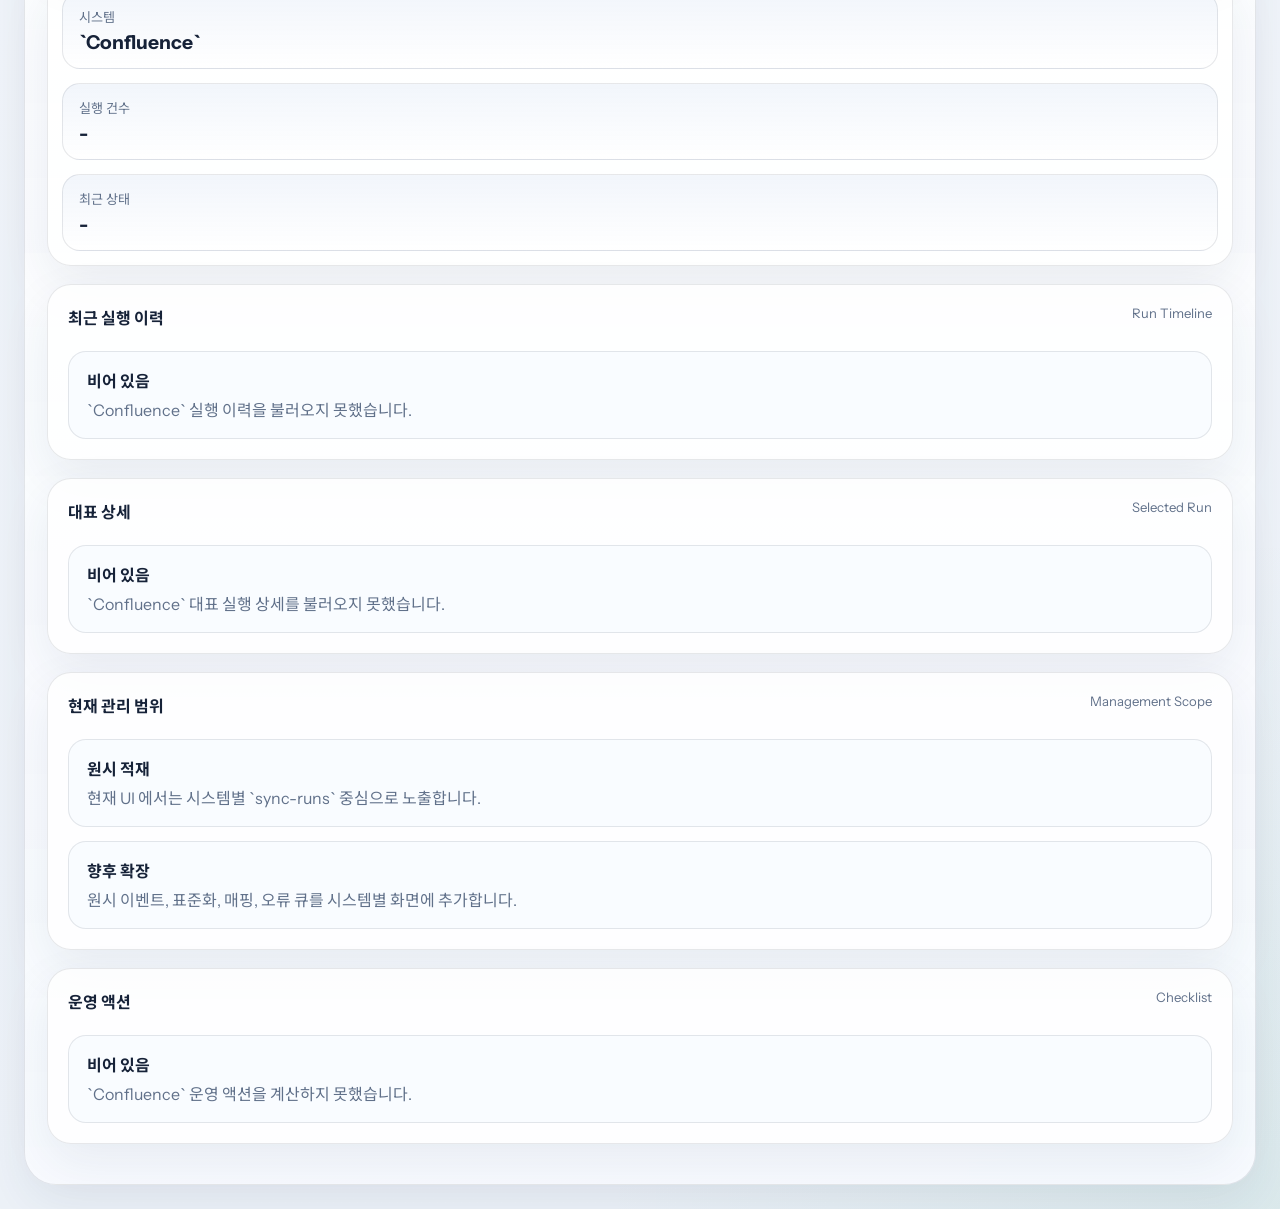
<file: src/ui_prototype/data_external_confluence.html>
<!DOCTYPE html>
<html lang="ko">
  <head>
    <meta charset="UTF-8" />
    <meta name="viewport" content="width=device-width, initial-scale=1.0" />
    <title>Schubert Confluence Data Admin</title>
    <link rel="preconnect" href="https://fonts.googleapis.com" />
    <link rel="preconnect" href="https://fonts.gstatic.com" crossorigin />
    <link
      href="https://fonts.googleapis.com/css2?family=Instrument+Sans:wght@400;500;600;700&family=IBM+Plex+Mono:wght@400;500&family=Noto+Sans+KR:wght@400;500;700&display=swap"
      rel="stylesheet"
    />
    <link rel="stylesheet" href="./styles.css" />
  </head>
  <body data-screen="data-external-confluence">
    <div class="app-shell">
      <header class="topbar data-topbar">
        <div class="topbar-copy">
          <p class="eyebrow">Integrated Data Admin</p>
          <h1>`Confluence` 연결 데이터 관리</h1>
          <p class="topbar-summary">문서와 페이지 수집 흐름을 시스템 단위로 점검하는 외부 소스 콘솔</p>
        </div>
        <div class="data-topbar-meta">
          <div class="status-chip danger" id="page-role-chip">시스템 관리자 전용</div>
          <div class="data-reference-note">
            <strong>External Source Console</strong>
            <p>연결 상태, 최근 실행, 대표 실행 상세, 후속 조치를 분리해 보여줍니다.</p>
          </div>
        </div>
      </header>
      <div class="layout">
        <aside class="sidebar data-sidebar">
          <div class="brand-block">
            <p class="brand-name">EXTERNAL CONTROL</p>
            <p class="brand-copy">시스템별 수집 실행 이력과 반영 상태를 추적하는 관리자 작업면</p>
          </div>
          <nav class="screen-nav" aria-label="외부 시스템 화면">
            <a class="nav-item" data-screen="data-external-jira" href="./data_external_jira.html"><span class="nav-index">E1</span><span><strong>`Jira`</strong><small>이슈 · 프로젝트 연계</small></span></a>
            <a class="nav-item" data-screen="data-external-bitbucket" href="./data_external_bitbucket.html"><span class="nav-index">E2</span><span><strong>`Bitbucket`</strong><small>저장소 · PR 연계</small></span></a>
            <a class="nav-item" data-screen="data-external-bamboo" href="./data_external_bamboo.html"><span class="nav-index">E3</span><span><strong>`Bamboo`</strong><small>빌드 · 배포 연계</small></span></a>
            <a class="nav-item" data-screen="data-external-confluence" href="./data_external_confluence.html"><span class="nav-index">E4</span><span><strong>`Confluence`</strong><small>문서 · 페이지 연계</small></span></a>
            <a class="nav-item" data-screen="data-settings" href="./data_settings.html"><span class="nav-index">S1</span><span><strong>연결 설정</strong><small>관리자 API URL 관리</small></span></a>
          </nav>
        </aside>
        <main class="workspace data-workspace">
          <section class="data-command-deck">
            <div class="data-command-copy">
              <p class="eyebrow">External System</p>
              <h2>`Confluence` 소스 콘솔</h2>
              <p class="panel-copy" id="page-role-summary">`Confluence` 기준 수집 실행 이력과 현재 API 노출 범위를 시스템 단위로 분리해 관리합니다.</p>
              <div class="bullet-stack compact-bullets" id="page-role-points"></div>
            </div>
            <div class="data-command-panel">
              <div class="panel-head compact">
                <div><h3 id="page-role-title">Confluence Source Control</h3><span id="page-role-kicker">Confluence Focus</span></div>
                <div class="status-chip" id="api-status-chip">연결 대기</div>
              </div>
              <p class="status-copy" id="api-status-copy">`Confluence` 시스템 데이터를 불러옵니다.</p>
            </div>
          </section>
          <section class="data-stat-strip">
            <div class="metric-block data-metric-block" id="external-system-metrics">
              <div><span>시스템</span><strong>`Confluence`</strong></div>
              <div><span>실행 건수</span><strong>-</strong></div>
              <div><span>최근 상태</span><strong>-</strong></div>
            </div>
          </section>
          <section class="data-workbench two-pane">
            <div class="data-column data-column-main">
              <section class="panel data-panel"><div class="panel-head"><h3>최근 실행 이력</h3><span>Run Timeline</span></div><div class="bullet-stack" id="external-system-summary"><div><strong>불러오는 중</strong><p>최근 실행 이력을 확인합니다.</p></div></div></section>
              <section class="panel data-panel"><div class="panel-head"><h3>대표 상세</h3><span>Selected Run</span></div><div class="bullet-stack" id="external-system-detail"><div><strong>불러오는 중</strong><p>대표 실행 건의 처리 상태를 계산합니다.</p></div></div></section>
            </div>
            <div class="data-column data-column-side">
              <section class="panel data-panel"><div class="panel-head"><h3>현재 관리 범위</h3><span>Management Scope</span></div><div class="bullet-stack" id="external-system-scope"><div><strong>원시 적재</strong><p>현재 UI 에서는 시스템별 `sync-runs` 중심으로 노출합니다.</p></div><div><strong>향후 확장</strong><p>원시 이벤트, 표준화, 매핑, 오류 큐를 시스템별 화면에 추가합니다.</p></div></div></section>
              <section class="panel data-panel"><div class="panel-head"><h3>운영 액션</h3><span>Checklist</span></div><div class="bullet-stack" id="external-system-actions"><div><strong>불러오는 중</strong><p>실행 상태 기반 후속 조치를 준비합니다.</p></div></div></section>
            </div>
          </section>
        </main>
      </div>
    </div>
    <script src="./app.js"></script>
  </body>
</html>
</file>
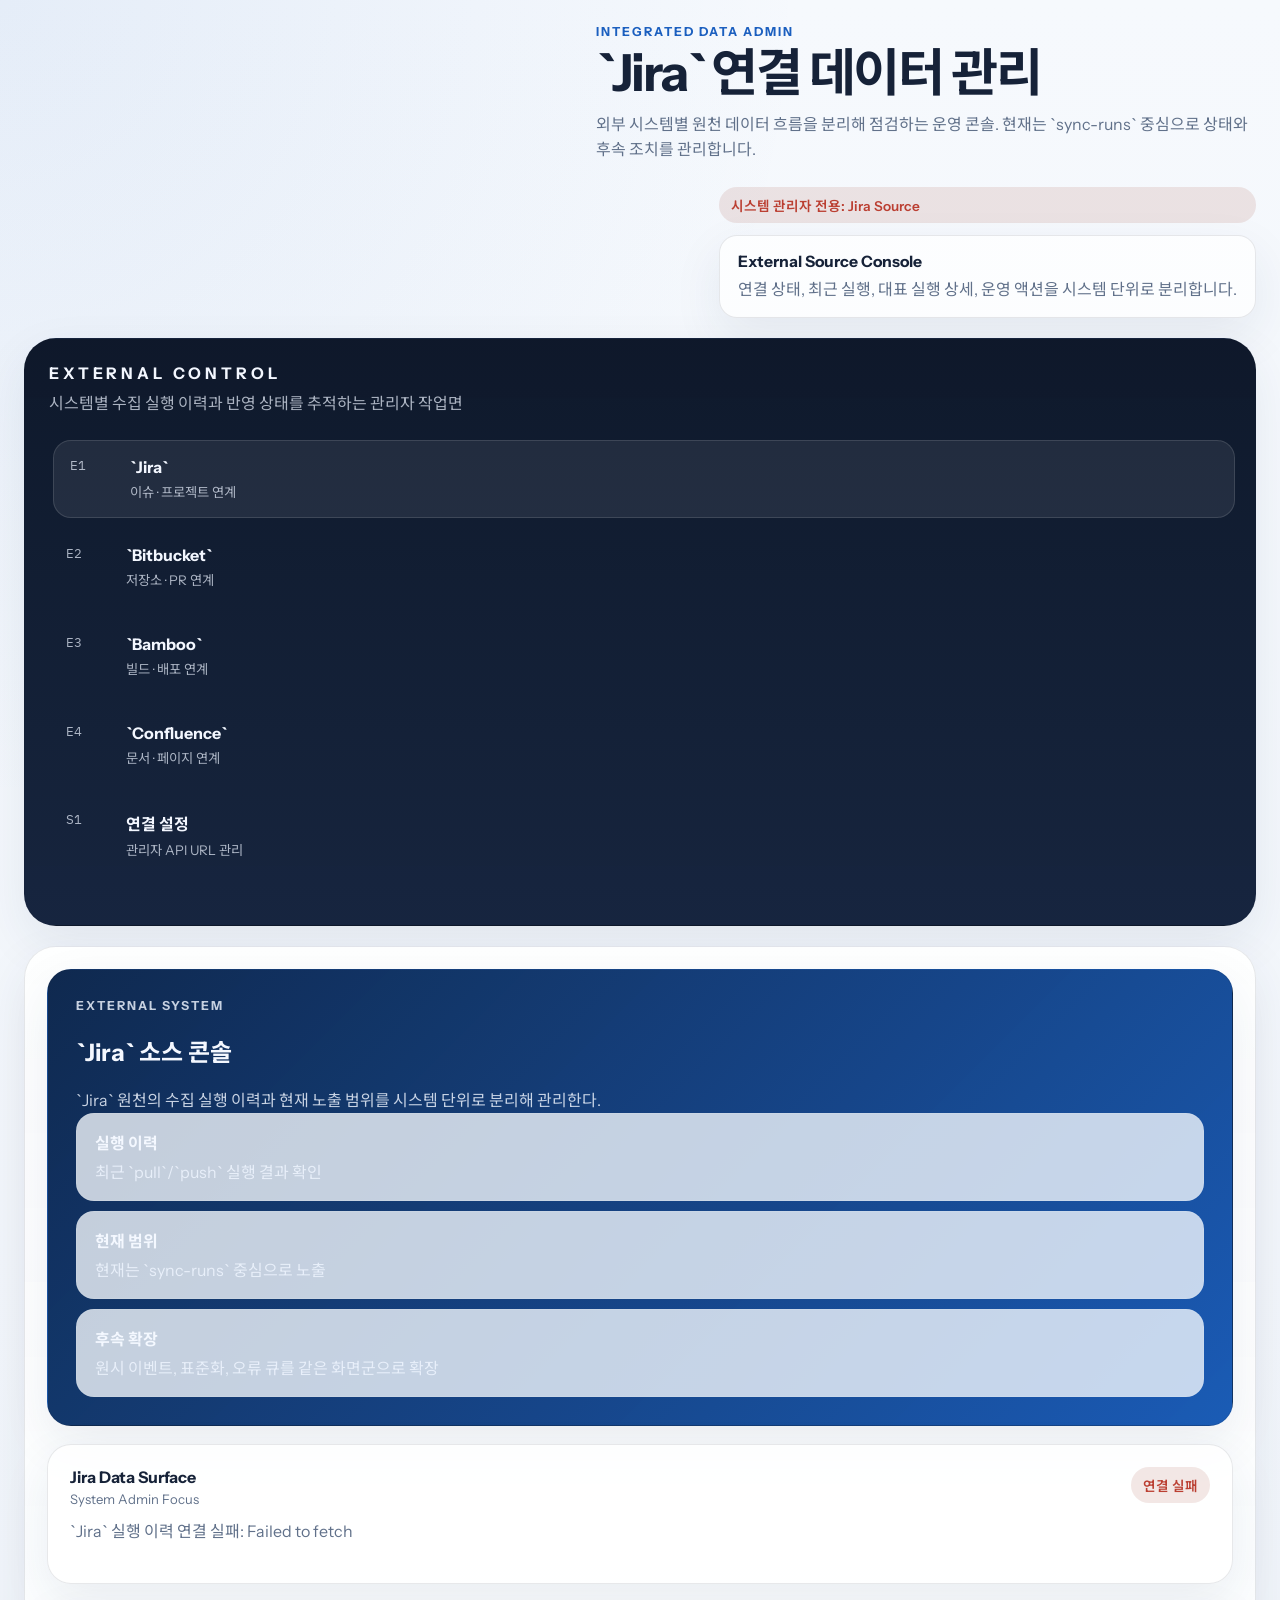
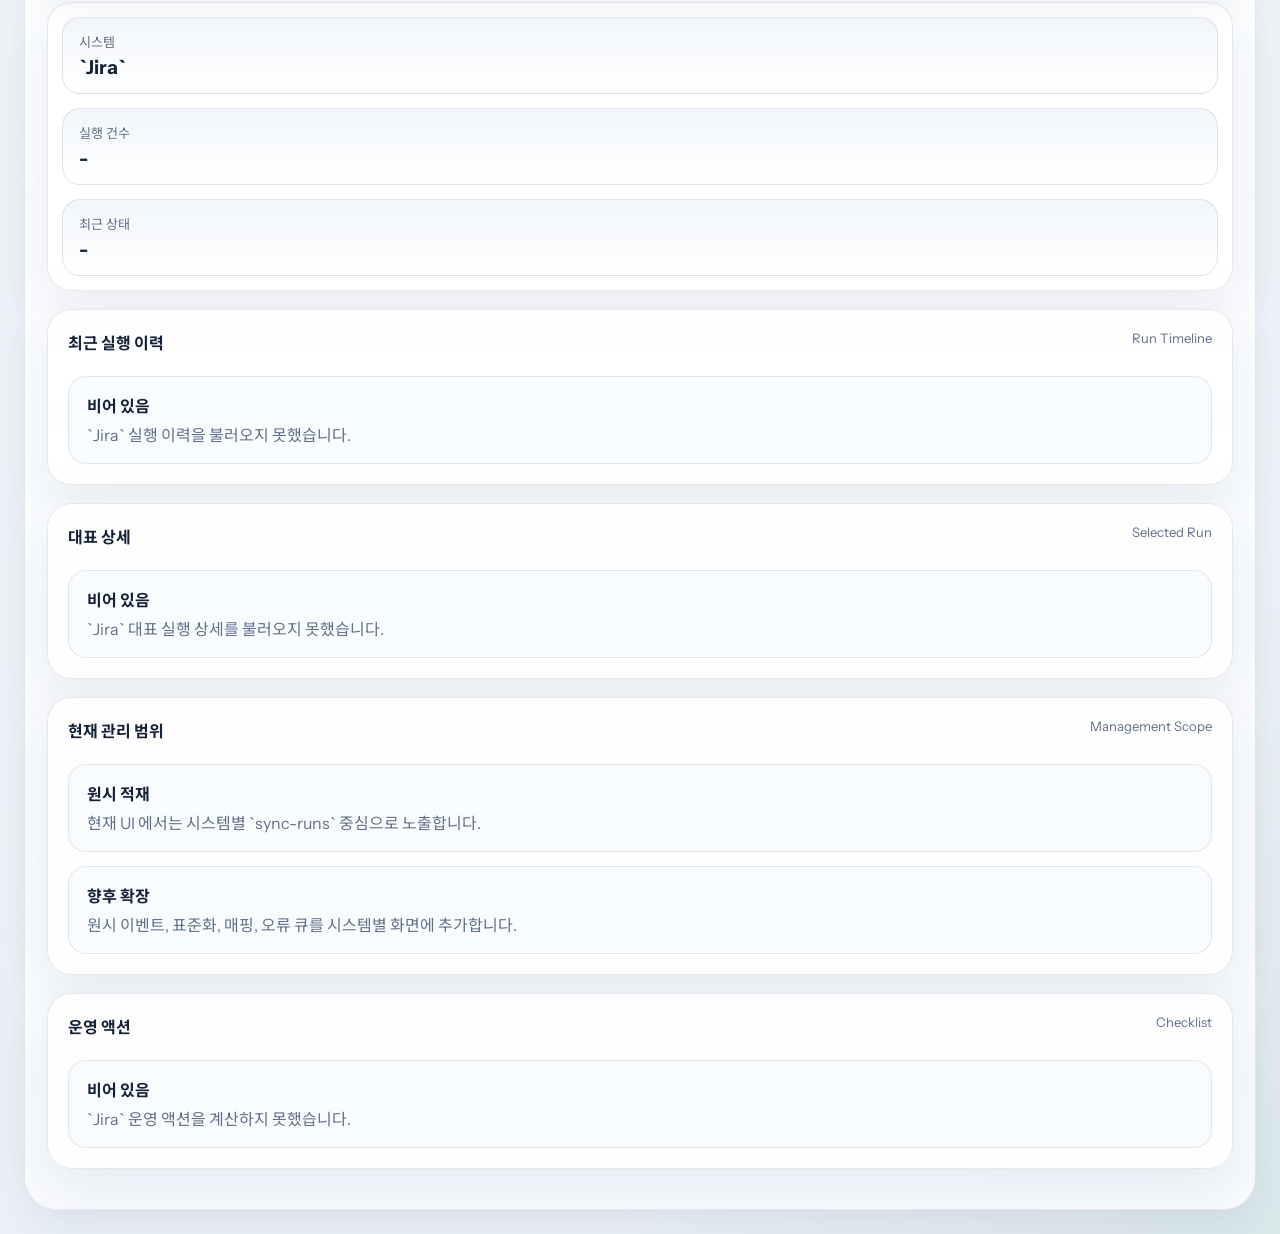
<file: src/ui_prototype/data_external_jira.html>
<!DOCTYPE html>
<html lang="ko">
  <head>
    <meta charset="UTF-8" />
    <meta name="viewport" content="width=device-width, initial-scale=1.0" />
    <title>Schubert Jira Data Admin</title>
    <link rel="preconnect" href="https://fonts.googleapis.com" />
    <link rel="preconnect" href="https://fonts.gstatic.com" crossorigin />
    <link
      href="https://fonts.googleapis.com/css2?family=Instrument+Sans:wght@400;500;600;700&family=IBM+Plex+Mono:wght@400;500&family=Noto+Sans+KR:wght@400;500;700&display=swap"
      rel="stylesheet"
    />
    <link rel="stylesheet" href="./styles.css" />
  </head>
  <body data-screen="data-external-jira">
    <div class="app-shell">
      <header class="topbar data-topbar">
        <div class="topbar-copy">
          <p class="eyebrow">Integrated Data Admin</p>
          <h1>`Jira` 연결 데이터 관리</h1>
          <p class="topbar-summary">
            외부 시스템별 원천 데이터 흐름을 분리해 점검하는 운영 콘솔. 현재는 `sync-runs` 중심으로 상태와 후속 조치를 관리합니다.
          </p>
        </div>
        <div class="data-topbar-meta">
          <div class="status-chip danger" id="page-role-chip">시스템 관리자 전용</div>
          <div class="data-reference-note">
            <strong>External Source Console</strong>
            <p>연결 상태, 최근 실행, 대표 실행 상세, 운영 액션을 시스템 단위로 분리합니다.</p>
          </div>
        </div>
      </header>

      <div class="layout">
        <aside class="sidebar data-sidebar">
          <div class="brand-block">
            <p class="brand-name">EXTERNAL CONTROL</p>
            <p class="brand-copy">시스템별 수집 실행 이력과 반영 상태를 추적하는 관리자 작업면</p>
          </div>

          <nav class="screen-nav" aria-label="외부 시스템 화면">
            <a class="nav-item" data-screen="data-external-jira" href="./data_external_jira.html"><span class="nav-index">E1</span><span><strong>`Jira`</strong><small>이슈 · 프로젝트 연계</small></span></a>
            <a class="nav-item" data-screen="data-external-bitbucket" href="./data_external_bitbucket.html"><span class="nav-index">E2</span><span><strong>`Bitbucket`</strong><small>저장소 · PR 연계</small></span></a>
            <a class="nav-item" data-screen="data-external-bamboo" href="./data_external_bamboo.html"><span class="nav-index">E3</span><span><strong>`Bamboo`</strong><small>빌드 · 배포 연계</small></span></a>
            <a class="nav-item" data-screen="data-external-confluence" href="./data_external_confluence.html"><span class="nav-index">E4</span><span><strong>`Confluence`</strong><small>문서 · 페이지 연계</small></span></a>
            <a class="nav-item" data-screen="data-settings" href="./data_settings.html"><span class="nav-index">S1</span><span><strong>연결 설정</strong><small>관리자 API URL 관리</small></span></a>
          </nav>
        </aside>

        <main class="workspace data-workspace">
          <section class="data-command-deck">
            <div class="data-command-copy">
              <p class="eyebrow">External System</p>
              <h2>`Jira` 소스 콘솔</h2>
              <p class="panel-copy" id="page-role-summary">
                `Jira` 기준 수집 실행 이력과 현재 API 노출 범위를 시스템 단위로 분리해 관리합니다.
              </p>
              <div class="bullet-stack compact-bullets" id="page-role-points"></div>
            </div>
            <div class="data-command-panel">
              <div class="panel-head compact">
                <div>
                  <h3 id="page-role-title">Jira Source Control</h3>
                  <span id="page-role-kicker">Jira Focus</span>
                </div>
                <div class="status-chip" id="api-status-chip">연결 대기</div>
              </div>
              <p class="status-copy" id="api-status-copy">`Jira` 시스템 데이터를 불러옵니다.</p>
            </div>
          </section>

          <section class="data-stat-strip">
            <div class="metric-block data-metric-block" id="external-system-metrics">
              <div><span>시스템</span><strong>`Jira`</strong></div>
              <div><span>실행 건수</span><strong>-</strong></div>
              <div><span>최근 상태</span><strong>-</strong></div>
            </div>
          </section>

          <section class="data-workbench two-pane">
            <div class="data-column data-column-main">
              <section class="panel data-panel">
                <div class="panel-head">
                  <h3>최근 실행 이력</h3>
                  <span>Run Timeline</span>
                </div>
                <div class="bullet-stack" id="external-system-summary">
                  <div><strong>불러오는 중</strong><p>최근 실행 이력을 확인합니다.</p></div>
                </div>
              </section>

              <section class="panel data-panel">
                <div class="panel-head">
                  <h3>대표 상세</h3>
                  <span>Selected Run</span>
                </div>
                <div class="bullet-stack" id="external-system-detail">
                  <div><strong>불러오는 중</strong><p>대표 실행 건의 처리 상태를 계산합니다.</p></div>
                </div>
              </section>
            </div>

            <div class="data-column data-column-side">
              <section class="panel data-panel">
                <div class="panel-head">
                  <h3>현재 관리 범위</h3>
                  <span>Management Scope</span>
                </div>
                <div class="bullet-stack" id="external-system-scope">
                  <div><strong>원시 적재</strong><p>현재 UI 에서는 시스템별 `sync-runs` 중심으로 노출합니다.</p></div>
                  <div><strong>향후 확장</strong><p>원시 이벤트, 표준화, 매핑, 오류 큐를 시스템별 화면에 추가합니다.</p></div>
                </div>
              </section>

              <section class="panel data-panel">
                <div class="panel-head">
                  <h3>운영 액션</h3>
                  <span>Checklist</span>
                </div>
                <div class="bullet-stack" id="external-system-actions">
                  <div><strong>불러오는 중</strong><p>실행 상태 기반 후속 조치를 준비합니다.</p></div>
                </div>
              </section>
            </div>
          </section>
        </main>
      </div>
    </div>
    <script src="./app.js"></script>
  </body>
</html>
</file>
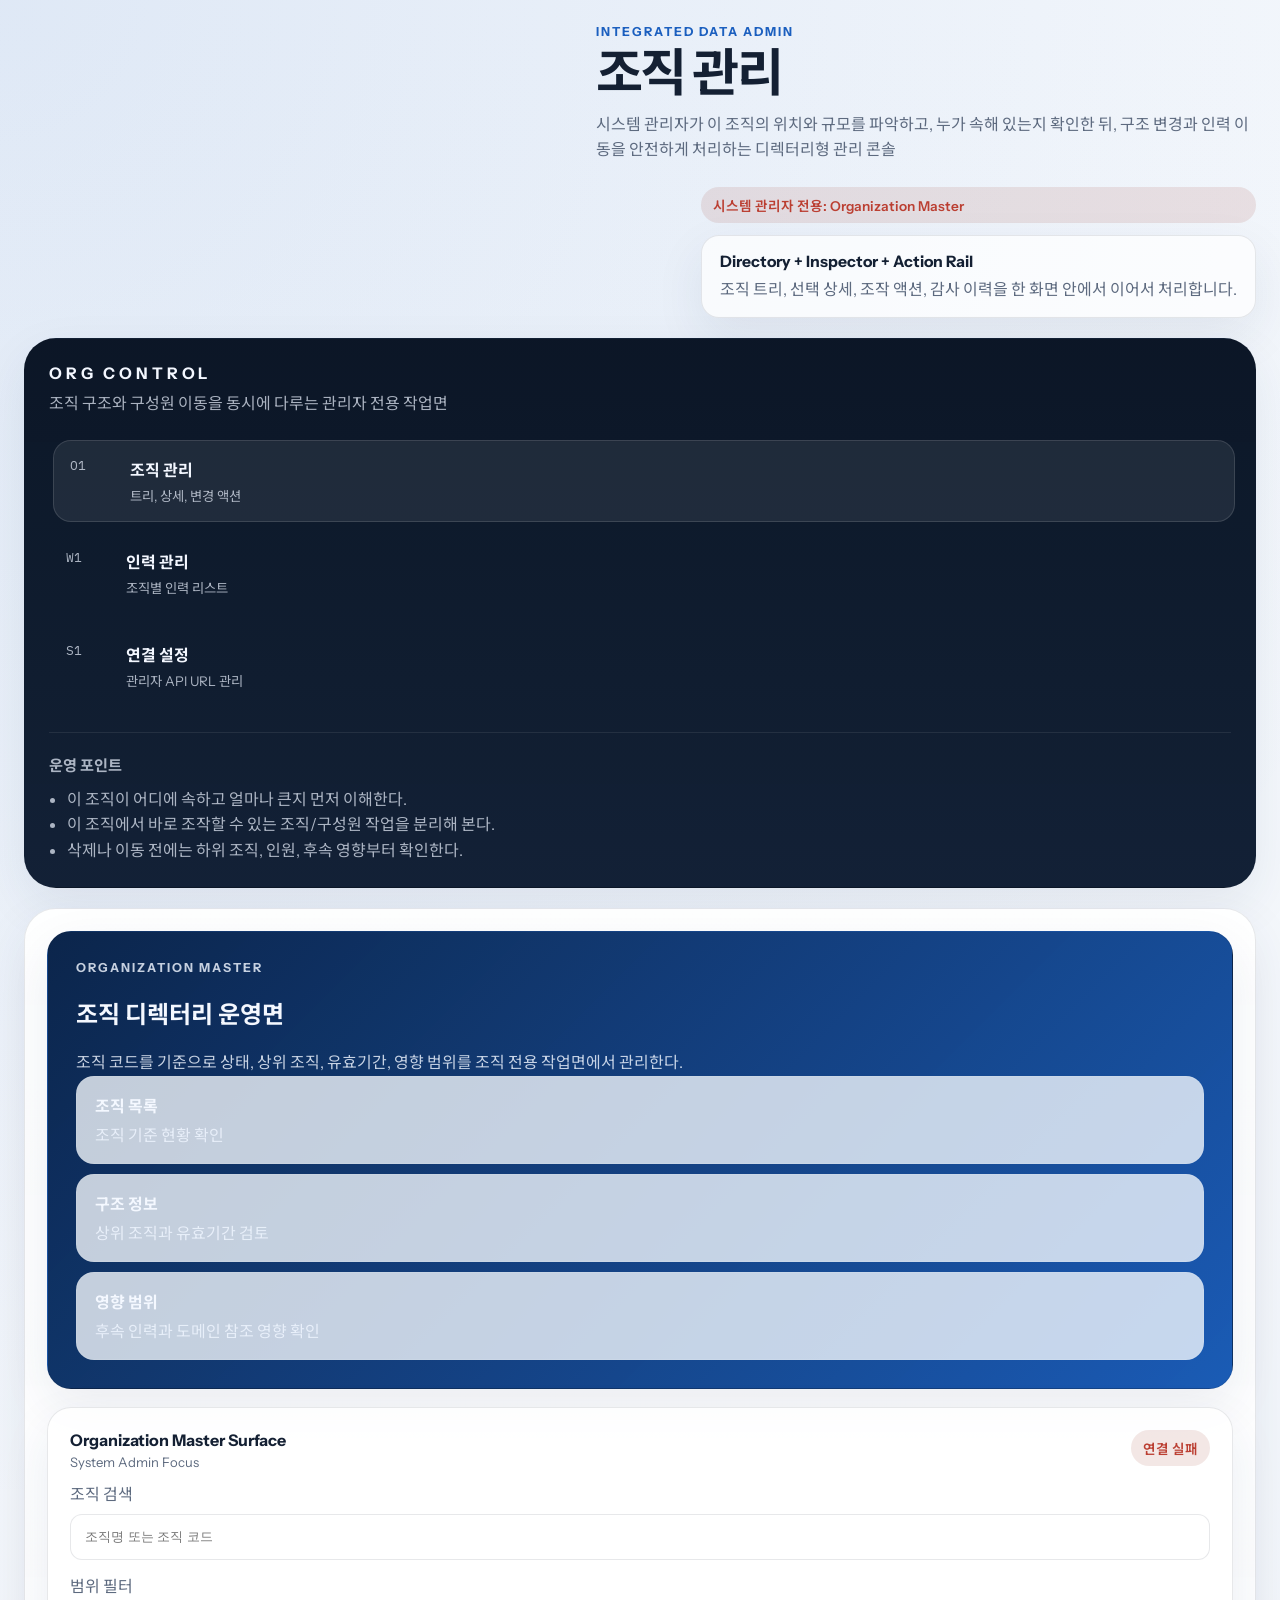
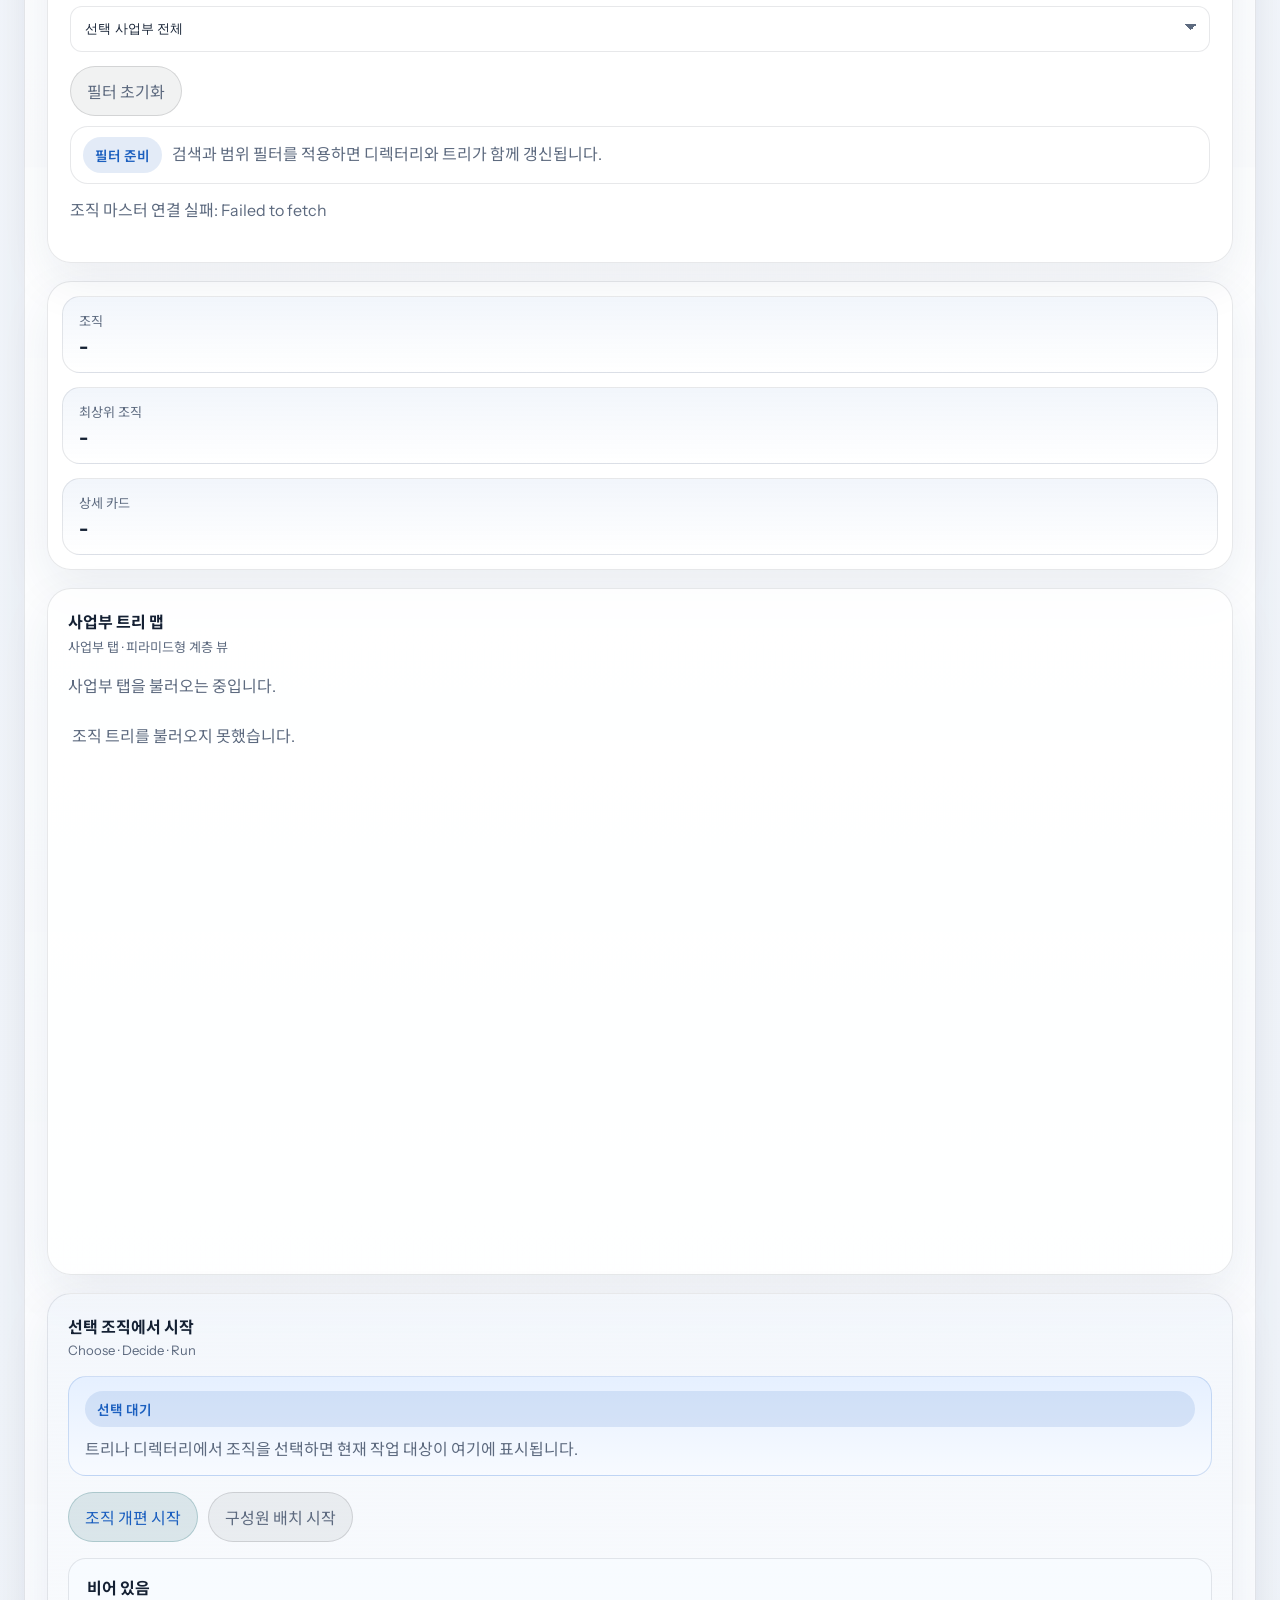
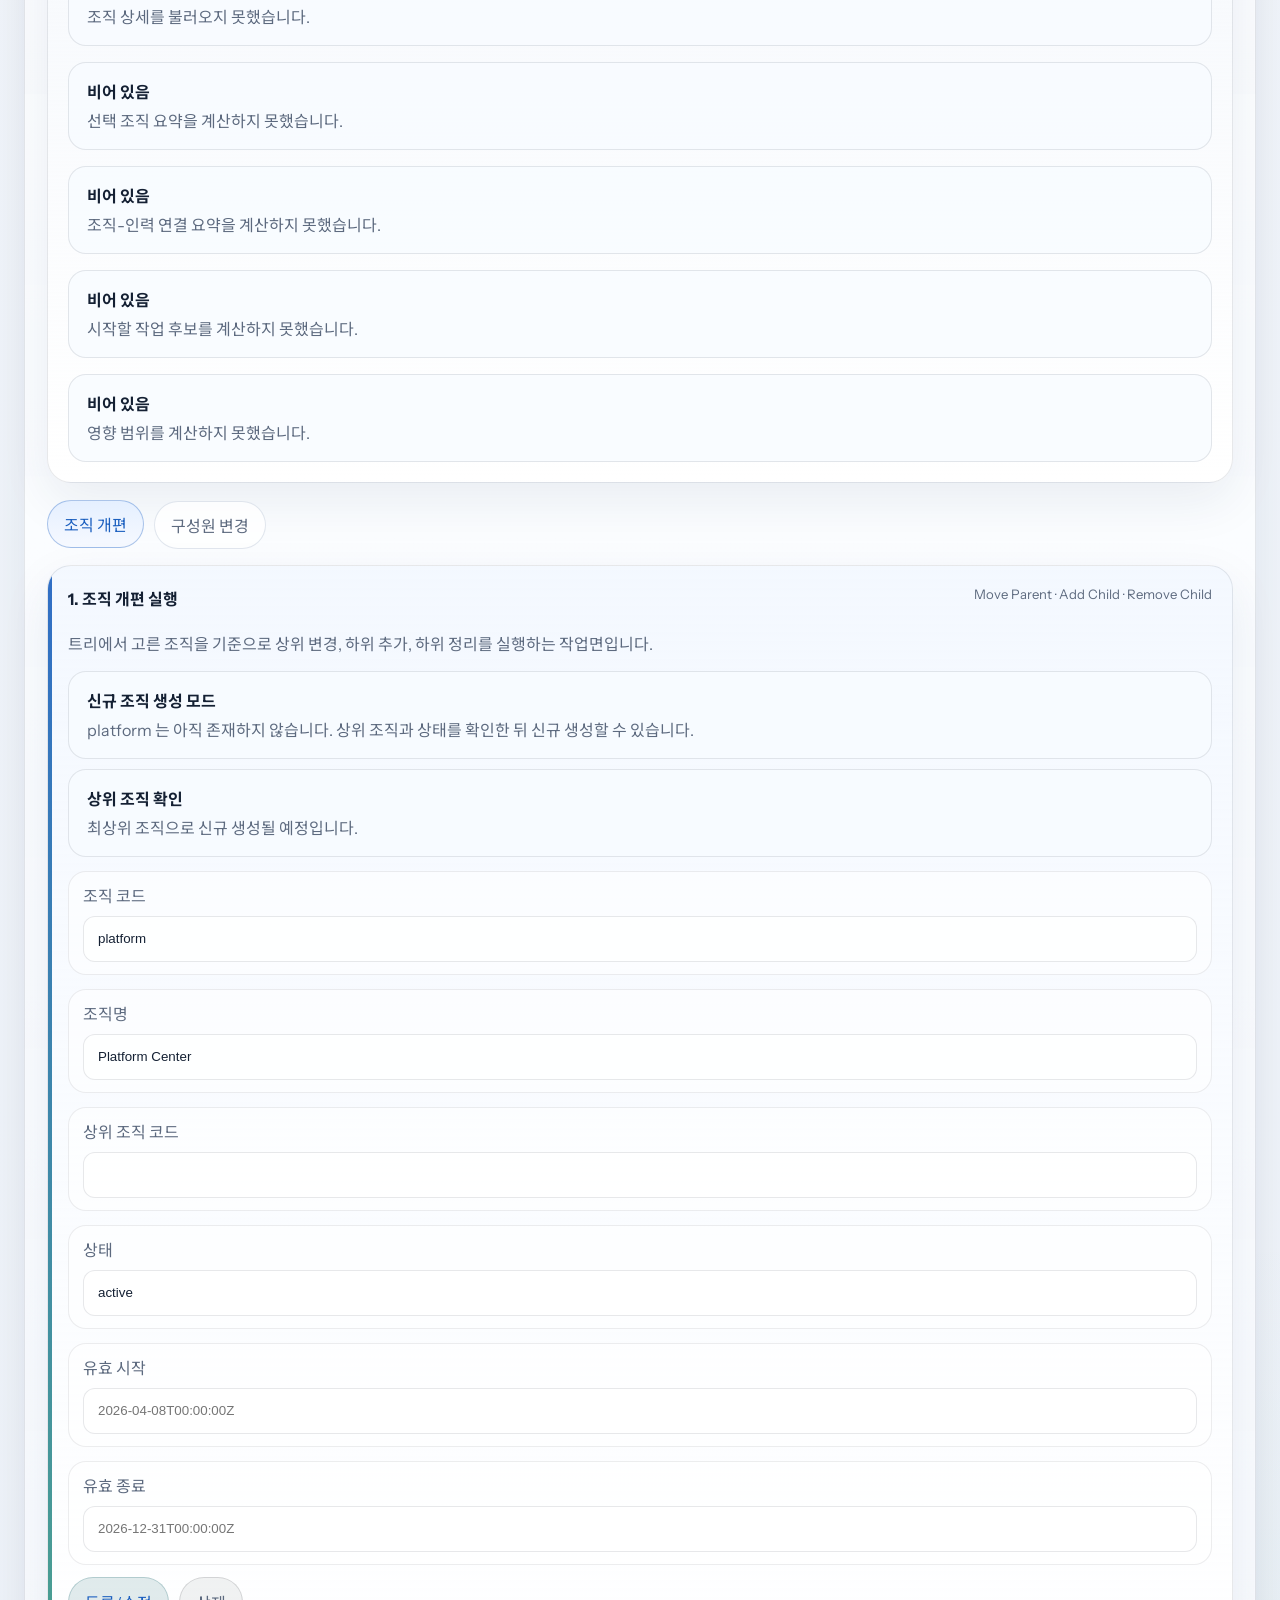
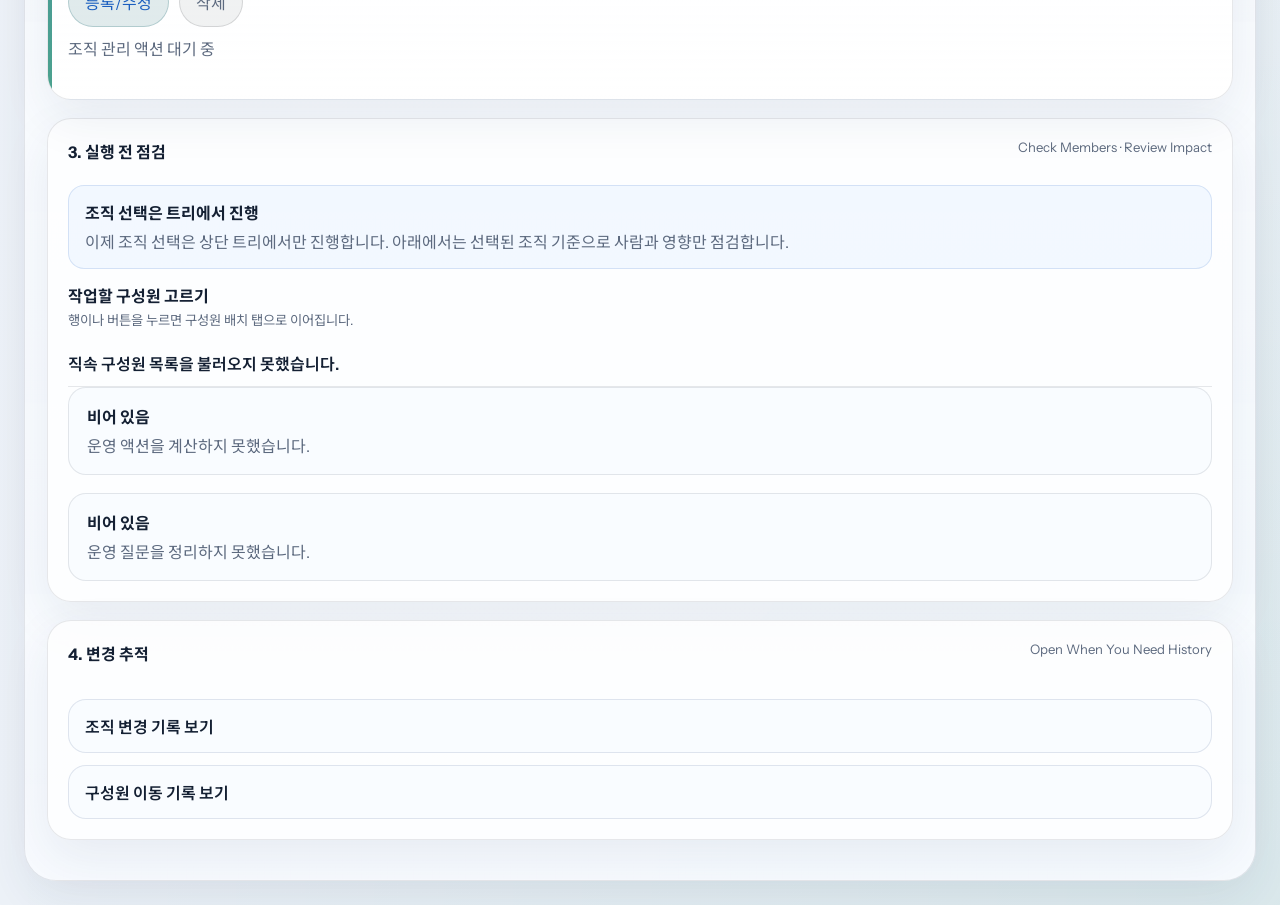
<file: src/ui_prototype/data_organizations.html>
<!DOCTYPE html>
<html lang="ko">
  <head>
    <meta charset="UTF-8" />
    <meta name="viewport" content="width=device-width, initial-scale=1.0" />
    <title>Schubert Organization Admin</title>
    <link rel="preconnect" href="https://fonts.googleapis.com" />
    <link rel="preconnect" href="https://fonts.gstatic.com" crossorigin />
    <link
      href="https://fonts.googleapis.com/css2?family=Instrument+Sans:wght@400;500;600;700&family=IBM+Plex+Mono:wght@400;500&family=Noto+Sans+KR:wght@400;500;700&display=swap"
      rel="stylesheet"
    />
    <link rel="stylesheet" href="./styles.css" />
  </head>
  <body data-screen="data-organizations">
    <div class="app-shell">
      <header class="topbar org-topbar">
        <div class="topbar-copy">
          <p class="eyebrow">Integrated Data Admin</p>
          <h1>조직 관리</h1>
          <p class="topbar-summary">
            시스템 관리자가 이 조직의 위치와 규모를 파악하고, 누가 속해 있는지 확인한 뒤, 구조 변경과 인력 이동을
            안전하게 처리하는 디렉터리형 관리 콘솔
          </p>
        </div>
        <div class="org-topbar-meta">
          <div class="status-chip danger" id="page-role-chip">시스템 관리자 전용</div>
          <div class="org-reference-note">
            <strong>Directory + Inspector + Action Rail</strong>
            <p>조직 트리, 선택 상세, 조작 액션, 감사 이력을 한 화면 안에서 이어서 처리합니다.</p>
          </div>
        </div>
      </header>

      <div class="layout">
        <aside class="sidebar org-sidebar">
          <div class="brand-block">
            <p class="brand-name">ORG CONTROL</p>
            <p class="brand-copy">조직 구조와 구성원 이동을 동시에 다루는 관리자 전용 작업면</p>
          </div>

          <nav class="screen-nav" aria-label="조직 관리 화면">
            <a class="nav-item" data-screen="data-organizations" href="./data_organizations.html">
              <span class="nav-index">O1</span>
              <span>
                <strong>조직 관리</strong>
                <small>트리, 상세, 변경 액션</small>
              </span>
            </a>
            <a class="nav-item" data-screen="data-workforce" href="./data_workforce.html">
              <span class="nav-index">W1</span>
              <span>
                <strong>인력 관리</strong>
                <small>조직별 인력 리스트</small>
              </span>
            </a>
            <a class="nav-item" data-screen="data-settings" href="./data_settings.html">
              <span class="nav-index">S1</span>
              <span>
                <strong>연결 설정</strong>
                <small>관리자 API URL 관리</small>
              </span>
            </a>
          </nav>

          <section class="sidebar-note">
            <h2>운영 포인트</h2>
            <ul>
              <li>이 조직이 어디에 속하고 얼마나 큰지 먼저 이해한다.</li>
              <li>이 조직에서 바로 조작할 수 있는 조직/구성원 작업을 분리해 본다.</li>
              <li>삭제나 이동 전에는 하위 조직, 인원, 후속 영향부터 확인한다.</li>
            </ul>
          </section>
        </aside>

        <main class="workspace org-workspace">
          <section class="org-command-deck">
            <div class="org-command-copy">
              <p class="eyebrow">Organization Master</p>
              <h2>조직 디렉터리 운영면</h2>
              <p class="panel-copy" id="page-role-summary">
                조직 마스터를 단순 목록이 아니라 위치, 규모, 직속 인력, 변경 영향, 최근 이력 기준으로 운영합니다.
              </p>
              <div class="bullet-stack compact-bullets" id="page-role-points"></div>
            </div>
            <div class="org-command-panel">
              <div class="panel-head compact">
                <div>
                  <h3 id="page-role-title">Organization Master Surface</h3>
                  <span id="page-role-kicker">Organization Focus</span>
                </div>
                <div class="status-chip" id="api-status-chip">연결 대기</div>
              </div>
              <div class="control-grid org-command-grid">
                <label class="control-field">
                  <span>조직 검색</span>
                  <input
                    class="control-input"
                    id="organization-directory-search-input"
                    type="text"
                    value=""
                    placeholder="조직명 또는 조직 코드"
                  />
                </label>
                <label class="control-field">
                  <span>범위 필터</span>
                  <select class="control-input" id="organization-directory-scope-select">
                    <option value="business_unit">선택 사업부 전체</option>
                    <option value="top_level">최상위 사업부만</option>
                    <option value="selected_subtree">선택 조직 하위만</option>
                  </select>
                </label>
                <div class="control-actions">
                  <button class="control-button secondary" id="organization-filter-reset-button" type="button">필터 초기화</button>
                </div>
              </div>
              <div class="filter-summary-bar" id="organization-filter-summary">
                <span class="status-chip">필터 준비</span>
                <p>검색과 범위 필터를 적용하면 디렉터리와 트리가 함께 갱신됩니다.</p>
              </div>
              <p class="status-copy" id="api-status-copy">조직 데이터를 불러옵니다.</p>
            </div>
          </section>

          <section class="org-stat-strip">
            <div class="metric-block org-metric-block" id="organization-admin-metrics">
              <div><span>조직</span><strong>-</strong></div>
              <div><span>선택 사업부</span><strong>-</strong></div>
              <div><span>현재 필터</span><strong>-</strong></div>
            </div>
          </section>

          <section class="panel org-panel org-tree-stage">
            <div class="panel-head">
              <div>
                <h3>사업부 트리 맵</h3>
                <span>사업부 탭 · 피라미드형 계층 뷰</span>
              </div>
            </div>
            <div
              class="org-division-tabs"
              id="organization-division-tabs"
              role="tablist"
              aria-label="사업부 탭"
              data-testid="organization-division-tabs"
            >
              <div class="empty-state">사업부 탭을 불러오는 중입니다.</div>
            </div>
            <div class="tree-panel org-tree-panel org-pyramid-panel" id="organization-tree-panel">
              <div class="empty-state">조직 트리를 불러오는 중입니다.</div>
            </div>
          </section>

          <section class="panel org-panel org-focus-panel org-selection-stage">
            <div class="panel-head">
              <div>
                <h3>선택 조직에서 시작</h3>
                <span>Choose · Decide · Run</span>
              </div>
            </div>
            <div class="org-selected-banner" id="organization-selected-banner">
              <div class="status-chip">선택 대기</div>
              <p>트리나 디렉터리에서 조직을 선택하면 현재 작업 대상이 여기에 표시됩니다.</p>
            </div>
            <div class="org-quick-actions">
              <button class="control-button" id="organization-open-structure-button" type="button">조직 개편 시작</button>
              <button class="control-button secondary" id="organization-open-member-button" type="button">구성원 배치 시작</button>
            </div>
            <div class="org-focus-shell">
              <div class="org-focus-primary">
                <div class="bullet-stack" id="data-admin-organization-detail">
                  <div><strong>불러오는 중</strong><p>조직 상세를 확인합니다.</p></div>
                </div>
                <div class="org-selection-grid">
                  <div class="bullet-stack" id="organization-tree-summary">
                    <div><strong>불러오는 중</strong><p>선택 조직의 구조 요약을 계산합니다.</p></div>
                  </div>
                  <div class="bullet-stack compact-bullets" id="organization-direct-members-summary">
                    <div><strong>불러오는 중</strong><p>선택 조직 기준 직속 구성원과 인력 관리 연동 상태를 계산합니다.</p></div>
                  </div>
                </div>
              </div>
              <div class="org-focus-rail">
                <div class="bullet-stack" id="organization-next-actions">
                  <div><strong>불러오는 중</strong><p>선택 조직에서 시작할 작업 후보를 정리합니다.</p></div>
                </div>
                <div class="bullet-stack" id="organization-admin-impact-summary">
                  <div><strong>불러오는 중</strong><p>조직 변경의 후속 영향 범위를 계산합니다.</p></div>
                </div>
              </div>
            </div>
          </section>

          <section class="org-workbench org-execution-stage">
            <div class="org-workbench-tabs" role="tablist" aria-label="조직 작업면 탭">
              <button
                class="org-workbench-tab active"
                id="organization-workbench-tab-structure"
                type="button"
                role="tab"
                aria-selected="true"
                aria-controls="organization-workbench-panel-structure"
                data-org-workbench-tab="structure"
              >
                조직 개편
              </button>
              <button
                class="org-workbench-tab"
                id="organization-workbench-tab-member"
                type="button"
                role="tab"
                aria-selected="false"
                aria-controls="organization-workbench-panel-member"
                data-org-workbench-tab="member"
              >
                구성원 변경
              </button>
            </div>
            <div class="org-column org-column-actions">
              <section
                class="panel org-panel org-action-panel org-action-panel-primary org-workbench-panel active"
                id="organization-workbench-panel-structure"
                role="tabpanel"
                aria-labelledby="organization-workbench-tab-structure"
                data-org-workbench-panel="structure"
              >
                <div class="panel-head">
                  <h3>1. 조직 개편 실행</h3>
                  <span>Move Parent · Add Child · Remove Child</span>
                </div>
                <p class="org-action-lead">
                  트리에서 고른 조직을 기준으로 상위 변경, 하위 추가, 하위 정리를 실행하는 작업면입니다.
                </p>
                <div class="bullet-stack compact-bullets org-inline-preview" id="organization-action-preview">
                  <div><strong>영향 미리보기 대기</strong><p>조직 삭제 또는 상위 조직 변경 전 영향을 여기서 확인합니다.</p></div>
                </div>
                <div class="control-grid org-form-grid">
                  <label class="control-field">
                    <span>조직 코드</span>
                    <input class="control-input" id="organization-code-input" type="text" value="platform" />
                  </label>
                  <label class="control-field">
                    <span>조직명</span>
                    <input class="control-input" id="organization-name-input" type="text" value="Platform Center" />
                  </label>
                  <label class="control-field">
                    <span>상위 조직 코드</span>
                    <input class="control-input" id="organization-parent-input" type="text" value="" />
                  </label>
                  <label class="control-field">
                    <span>상태</span>
                    <input class="control-input" id="organization-status-input" type="text" value="active" />
                  </label>
                  <label class="control-field">
                    <span>유효 시작</span>
                    <input
                      class="control-input"
                      id="organization-effective-from-input"
                      type="text"
                      value=""
                      placeholder="2026-04-08T00:00:00Z"
                    />
                  </label>
                  <label class="control-field">
                    <span>유효 종료</span>
                    <input
                      class="control-input"
                      id="organization-effective-to-input"
                      type="text"
                      value=""
                      placeholder="2026-12-31T00:00:00Z"
                    />
                  </label>
                </div>
                <div class="control-actions org-action-buttons">
                  <button class="control-button" id="organization-save-button" type="button">등록/수정</button>
                  <button class="control-button secondary" id="organization-delete-button" type="button">삭제</button>
                </div>
                <p class="status-copy" id="organization-action-status">조직 관리 액션 대기 중</p>
              </section>

              <section
                class="panel org-panel org-action-panel org-action-panel-secondary org-workbench-panel"
                id="organization-workbench-panel-member"
                role="tabpanel"
                aria-labelledby="organization-workbench-tab-member"
                data-org-workbench-panel="member"
                hidden
              >
                <div class="panel-head">
                  <h3>2. 구성원 배치 실행</h3>
                  <span>Add · Move · Remove</span>
                </div>
                <p class="org-action-lead">
                  선택 조직에 사람을 배치하거나 다른 조직으로 이동·제거할 때 사용하는 작업면입니다.
                </p>
                <div class="bullet-stack compact-bullets org-inline-preview" id="organization-member-action-preview">
                  <div><strong>이동 영향 대기</strong><p>구성원 이동 또는 비활성화 전 영향을 여기서 확인합니다.</p></div>
                </div>
                <div class="control-grid org-form-grid">
                  <label class="control-field">
                    <span>대상 조직</span>
                    <input class="control-input" id="organization-member-organization-code-input" type="text" value="" />
                  </label>
                  <label class="control-field">
                    <span>사번</span>
                    <input class="control-input" id="organization-member-employee-number-input" type="text" value="E3001" />
                  </label>
                  <label class="control-field">
                    <span>이름</span>
                    <input class="control-input" id="organization-member-display-name-input" type="text" value="정조직" />
                  </label>
                  <label class="control-field">
                    <span>재직 상태</span>
                    <input
                      class="control-input"
                      id="organization-member-employment-status-input"
                      type="text"
                      value="active"
                    />
                  </label>
                  <label class="control-field">
                    <span>이동 대상 조직</span>
                    <input
                      class="control-input"
                      id="organization-member-target-organization-code-input"
                      type="text"
                      value=""
                    />
                  </label>
                  <label class="control-field">
                    <span>직군</span>
                    <input class="control-input" id="organization-member-job-family-input" type="text" value="operations" />
                  </label>
                  <label class="control-field">
                    <span>이메일</span>
                    <input
                      class="control-input"
                      id="organization-member-email-input"
                      type="text"
                      value="org-admin@example.com"
                    />
                  </label>
                </div>
                <div class="control-actions org-action-buttons">
                  <button class="control-button" id="organization-member-save-button" type="button">구성원 등록/수정</button>
                  <button class="control-button secondary" id="organization-member-remove-button" type="button">구성원 제거</button>
                </div>
                <p class="status-copy" id="organization-member-action-status">직속 구성원 관리 액션 대기 중</p>
              </section>
            </div>

            <div class="org-column org-column-support">
              <section class="panel org-panel">
                <div class="panel-head">
                  <h3>3. 실행 전 점검</h3>
                  <span>Check Members · Review Impact</span>
                </div>
                <div class="org-tree-selection-note">
                  <strong>조직 선택은 트리에서 진행</strong>
                  <p>이제 조직 선택은 상단 트리에서만 진행합니다. 아래에서는 선택된 조직 기준으로 사람과 영향만 점검합니다.</p>
                </div>
                <div class="detail-grid org-support-grid">
                  <div class="org-support-block">
                    <div class="org-support-block-head">
                      <strong>작업할 구성원 고르기</strong>
                      <small>행이나 버튼을 누르면 구성원 배치 탭으로 이어집니다.</small>
                    </div>
                    <div class="table-scroll">
                      <table class="status-table">
                        <tbody id="organization-direct-members-body">
                          <tr><td colspan="3">불러오는 중</td></tr>
                        </tbody>
                      </table>
                    </div>
                  </div>
                </div>
                <div class="detail-grid two-col org-support-grid">
                  <div class="bullet-stack" id="organization-admin-action-summary">
                    <div><strong>불러오는 중</strong><p>조직 변경과 반영 조치를 준비합니다.</p></div>
                  </div>
                  <div class="bullet-stack" id="organization-operation-questions">
                    <div><strong>불러오는 중</strong><p>이 조직에서 바로 실행할 작업 판단 포인트를 정리합니다.</p></div>
                  </div>
                </div>
              </section>

              <section class="panel org-panel org-audit-panel">
                <div class="panel-head">
                  <h3>4. 변경 추적</h3>
                  <span>Open When You Need History</span>
                </div>
                <details class="org-audit-section">
                  <summary>조직 변경 기록 보기</summary>
                  <div class="bullet-stack" id="organization-history-summary">
                    <div><strong>불러오는 중</strong><p>조직 변경 이력을 불러옵니다.</p></div>
                  </div>
                </details>
                <details class="org-audit-section">
                  <summary>구성원 이동 기록 보기</summary>
                  <div class="bullet-stack" id="organization-member-history-summary">
                    <div><strong>불러오는 중</strong><p>구성원 이동 이력을 불러옵니다.</p></div>
                  </div>
                </details>
              </section>
            </div>
          </section>
        </main>
      </div>
    </div>

    <div class="org-modal-backdrop" id="organization-delete-modal" hidden>
      <div class="org-modal" role="dialog" aria-modal="true" aria-labelledby="organization-delete-modal-title">
        <div class="panel-head">
          <div>
            <h3 id="organization-delete-modal-title">조직 삭제 확인</h3>
            <span>Warning · Delete Leaf Organization</span>
          </div>
        </div>
        <p class="org-modal-copy" id="organization-delete-modal-copy">
          삭제할 조직을 선택하면 경고와 확인 문구가 여기에 표시됩니다.
        </p>
        <div class="org-modal-warning">
          <strong>주의</strong>
          <p>삭제는 되돌릴 수 없습니다. 직속 하위 조직과 직속 구성원이 없는 조직만 삭제할 수 있습니다.</p>
        </div>
        <div class="control-actions">
          <button class="control-button secondary" id="organization-delete-cancel-button" type="button">취소</button>
          <button class="control-button" id="organization-delete-confirm-button" type="button">삭제 확인</button>
        </div>
        <p class="status-copy" id="organization-delete-modal-status">삭제 대기 중</p>
      </div>
    </div>

    <div class="org-modal-backdrop" id="organization-detail-modal" hidden>
      <div class="org-modal org-modal-wide" role="dialog" aria-modal="true" aria-labelledby="organization-detail-modal-title">
        <div class="panel-head">
          <div>
            <h3 id="organization-detail-modal-title">신규 조직 상세 작성</h3>
            <span id="organization-detail-modal-subtitle">Complete Details After Basic Create</span>
          </div>
        </div>
        <p class="org-modal-copy" id="organization-detail-modal-copy">
          기본 오브젝트를 만든 뒤 상태와 유효 기간을 이어서 보완합니다.
        </p>
        <div class="control-grid org-form-grid">
          <label class="control-field">
            <span>조직 코드</span>
            <input class="control-input" id="organization-detail-code-input" type="text" readonly />
          </label>
          <label class="control-field">
            <span>조직명</span>
            <input class="control-input" id="organization-detail-name-input" type="text" />
          </label>
          <label class="control-field">
            <span>상위 조직 코드</span>
            <input class="control-input" id="organization-detail-parent-input" type="text" />
          </label>
          <label class="control-field">
            <span>상태</span>
            <select class="control-input" id="organization-detail-status-input">
              <option value="active">active</option>
              <option value="inactive">inactive</option>
            </select>
          </label>
          <label class="control-field">
            <span>유효 시작</span>
            <input class="control-input" id="organization-detail-effective-from-input" type="text" placeholder="2026-04-09T00:00:00Z" />
          </label>
          <label class="control-field">
            <span>유효 종료</span>
            <input class="control-input" id="organization-detail-effective-to-input" type="text" placeholder="2026-12-31T00:00:00Z" />
          </label>
        </div>
        <div class="control-actions">
          <button class="control-button secondary" id="organization-detail-close-button" type="button">닫기</button>
          <button class="control-button" id="organization-detail-save-button" type="button">상세 저장</button>
        </div>
        <p class="status-copy" id="organization-detail-modal-status">상세 작성 대기 중</p>
      </div>
    </div>

    <script src="./app.js"></script>
  </body>
</html>
</file>
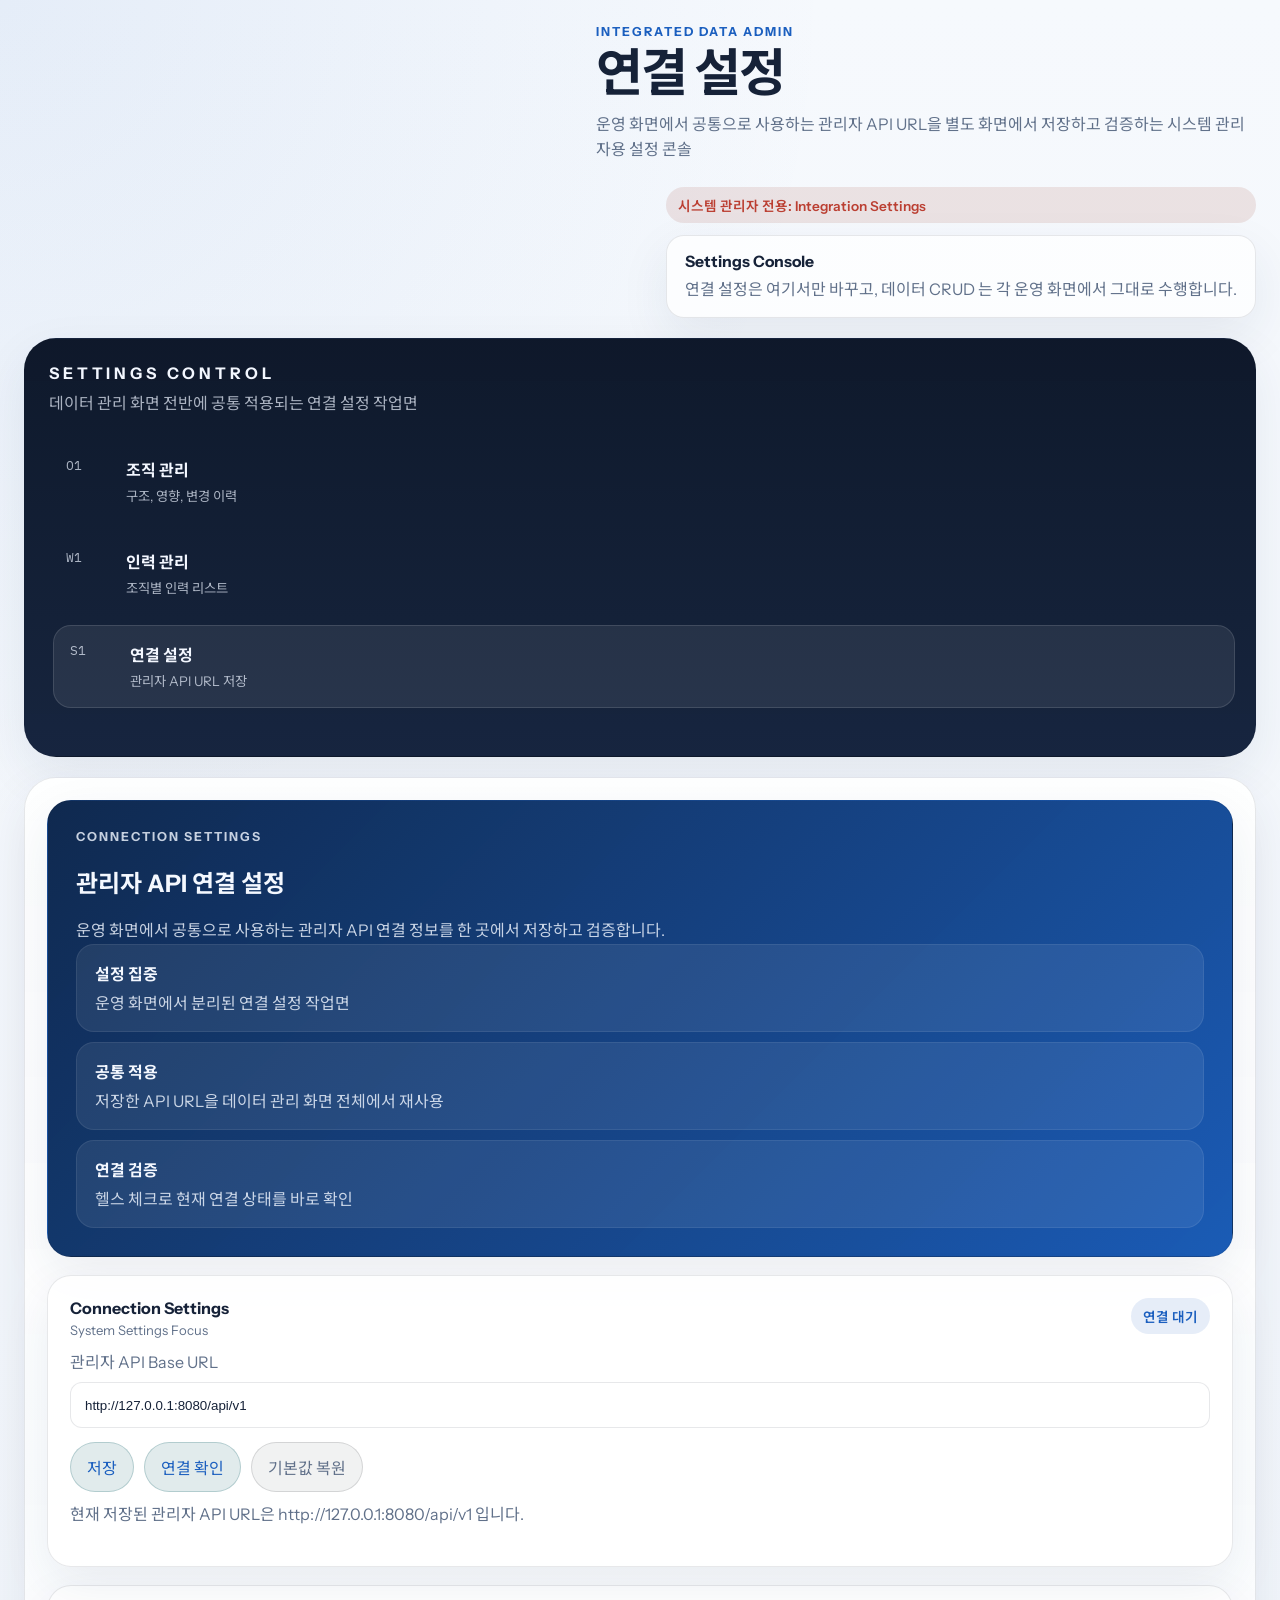
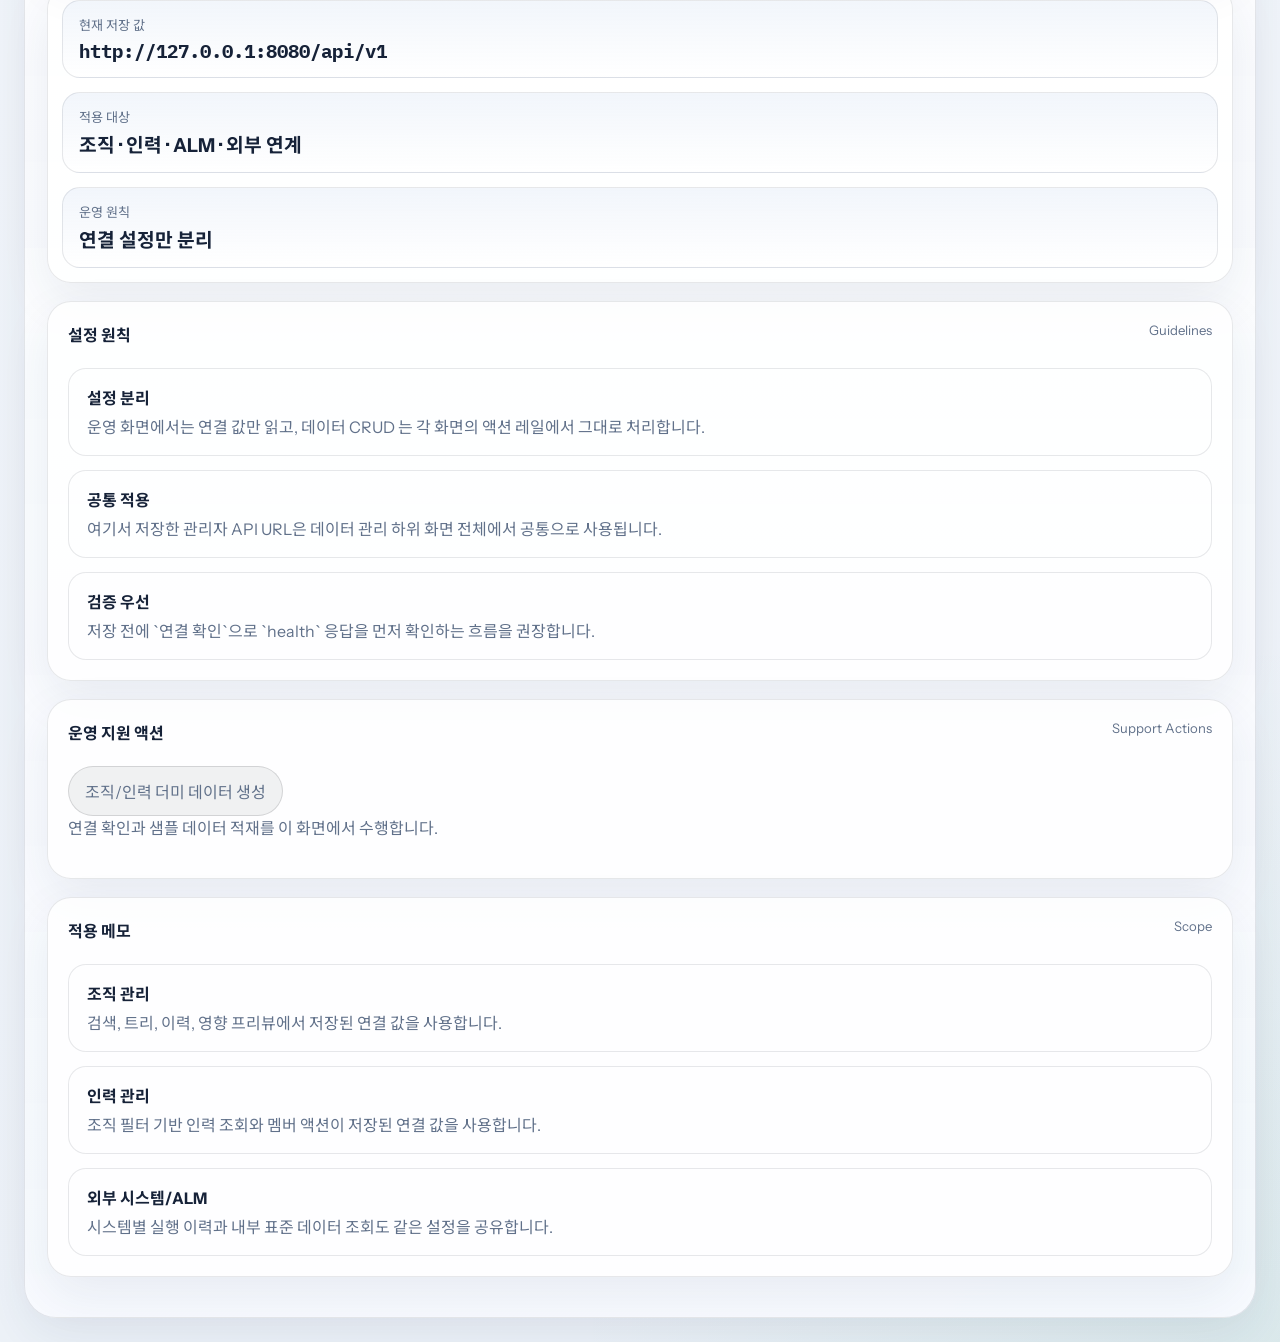
<file: src/ui_prototype/data_settings.html>
<!DOCTYPE html>
<html lang="ko">
  <head>
    <meta charset="UTF-8" />
    <meta name="viewport" content="width=device-width, initial-scale=1.0" />
    <title>Schubert Integration Settings</title>
    <link rel="preconnect" href="https://fonts.googleapis.com" />
    <link rel="preconnect" href="https://fonts.gstatic.com" crossorigin />
    <link
      href="https://fonts.googleapis.com/css2?family=Instrument+Sans:wght@400;500;600;700&family=IBM+Plex+Mono:wght@400;500&family=Noto+Sans+KR:wght@400;500;700&display=swap"
      rel="stylesheet"
    />
    <link rel="stylesheet" href="./styles.css" />
  </head>
  <body data-screen="data-settings">
    <div class="app-shell">
      <header class="topbar data-topbar">
        <div class="topbar-copy">
          <p class="eyebrow">Integrated Data Admin</p>
          <h1>연결 설정</h1>
          <p class="topbar-summary">
            운영 화면에서 공통으로 사용하는 관리자 API URL을 별도 화면에서 저장하고 검증하는 시스템 관리자용 설정 콘솔
          </p>
        </div>
        <div class="data-topbar-meta">
          <div class="status-chip danger" id="page-role-chip">시스템 관리자 전용</div>
          <div class="data-reference-note">
            <strong>Settings Console</strong>
            <p>연결 설정은 여기서만 바꾸고, 데이터 CRUD 는 각 운영 화면에서 그대로 수행합니다.</p>
          </div>
        </div>
      </header>

      <div class="layout">
        <aside class="sidebar data-sidebar">
          <div class="brand-block">
            <p class="brand-name">SETTINGS CONTROL</p>
            <p class="brand-copy">데이터 관리 화면 전반에 공통 적용되는 연결 설정 작업면</p>
          </div>

          <nav class="screen-nav" aria-label="설정 화면">
            <a class="nav-item" data-screen="data-organizations" href="./data_organizations.html">
              <span class="nav-index">O1</span>
              <span><strong>조직 관리</strong><small>구조, 영향, 변경 이력</small></span>
            </a>
            <a class="nav-item" data-screen="data-workforce" href="./data_workforce.html">
              <span class="nav-index">W1</span>
              <span><strong>인력 관리</strong><small>조직별 인력 리스트</small></span>
            </a>
            <a class="nav-item" data-screen="data-settings" href="./data_settings.html">
              <span class="nav-index">S1</span>
              <span><strong>연결 설정</strong><small>관리자 API URL 저장</small></span>
            </a>
          </nav>
        </aside>

        <main class="workspace data-workspace">
          <section class="data-command-deck">
            <div class="data-command-copy">
              <p class="eyebrow">Connection Settings</p>
              <h2>관리자 API 연결 설정</h2>
              <p class="panel-copy" id="page-role-summary">
                데이터 운영 화면에서는 저장된 관리자 API URL만 사용하고, 실제 수정과 연결 검증은 이 화면에서만 수행합니다.
              </p>
              <div class="bullet-stack compact-bullets" id="page-role-points"></div>
            </div>
            <div class="data-command-panel">
              <div class="panel-head compact">
                <div>
                  <h3 id="page-role-title">Connection Settings</h3>
                  <span id="page-role-kicker">Settings Focus</span>
                </div>
                <div class="status-chip" id="api-status-chip">연결 대기</div>
              </div>
              <div class="control-grid data-command-grid settings-command-grid">
                <label class="control-field">
                  <span>관리자 API Base URL</span>
                  <input
                    class="control-input"
                    id="api-base-url-settings-input"
                    type="text"
                    value="http://127.0.0.1:28080/api/v1"
                  />
                </label>
                <div class="control-actions">
                  <button class="control-button" id="api-settings-save-button" type="button">저장</button>
                  <button class="control-button" id="api-settings-test-button" type="button">연결 확인</button>
                  <button class="control-button secondary" id="api-settings-reset-button" type="button">기본값 복원</button>
                </div>
              </div>
              <p class="status-copy" id="api-status-copy">저장된 관리자 API URL을 확인하고 연결 상태를 검증합니다.</p>
            </div>
          </section>

          <section class="data-stat-strip">
            <div class="metric-block data-metric-block">
              <div><span>현재 저장 값</span><strong class="mono" data-api-base-url-display>http://127.0.0.1:28080/api/v1</strong></div>
              <div><span>적용 대상</span><strong>조직 · 인력 · ALM · 외부 연계</strong></div>
              <div><span>운영 원칙</span><strong>연결 설정만 분리</strong></div>
            </div>
          </section>

          <section class="data-workbench two-pane">
            <div class="data-column data-column-main">
              <section class="panel data-panel">
                <div class="panel-head">
                  <h3>설정 원칙</h3>
                  <span>Guidelines</span>
                </div>
                <div class="bullet-stack">
                  <div><strong>설정 분리</strong><p>운영 화면에서는 연결 값만 읽고, 데이터 CRUD 는 각 화면의 액션 레일에서 그대로 처리합니다.</p></div>
                  <div><strong>공통 적용</strong><p>여기서 저장한 관리자 API URL은 데이터 관리 하위 화면 전체에서 공통으로 사용됩니다.</p></div>
                  <div><strong>검증 우선</strong><p>저장 전에 `연결 확인`으로 `health` 응답을 먼저 확인하는 흐름을 권장합니다.</p></div>
                </div>
              </section>
            </div>

            <div class="data-column data-column-side">
              <section class="panel data-panel">
                <div class="panel-head">
                  <h3>운영 지원 액션</h3>
                  <span>Support Actions</span>
                </div>
                <div class="control-actions">
                  <button class="control-button secondary" id="settings-dummy-button" type="button">조직/인력 더미 데이터 생성</button>
                </div>
                <p class="status-copy" id="settings-support-status">연결 확인과 샘플 데이터 적재를 이 화면에서 수행합니다.</p>
              </section>

              <section class="panel data-panel">
                <div class="panel-head">
                  <h3>적용 메모</h3>
                  <span>Scope</span>
                </div>
                <div class="bullet-stack">
                  <div><strong>조직 관리</strong><p>검색, 트리, 이력, 영향 프리뷰에서 저장된 연결 값을 사용합니다.</p></div>
                  <div><strong>인력 관리</strong><p>조직 필터 기반 인력 조회와 멤버 액션이 저장된 연결 값을 사용합니다.</p></div>
                  <div><strong>외부 시스템/ALM</strong><p>시스템별 실행 이력과 내부 표준 데이터 조회도 같은 설정을 공유합니다.</p></div>
                </div>
              </section>
            </div>
          </section>
        </main>
      </div>
    </div>
    <script src="./app.js"></script>
  </body>
</html>
</file>
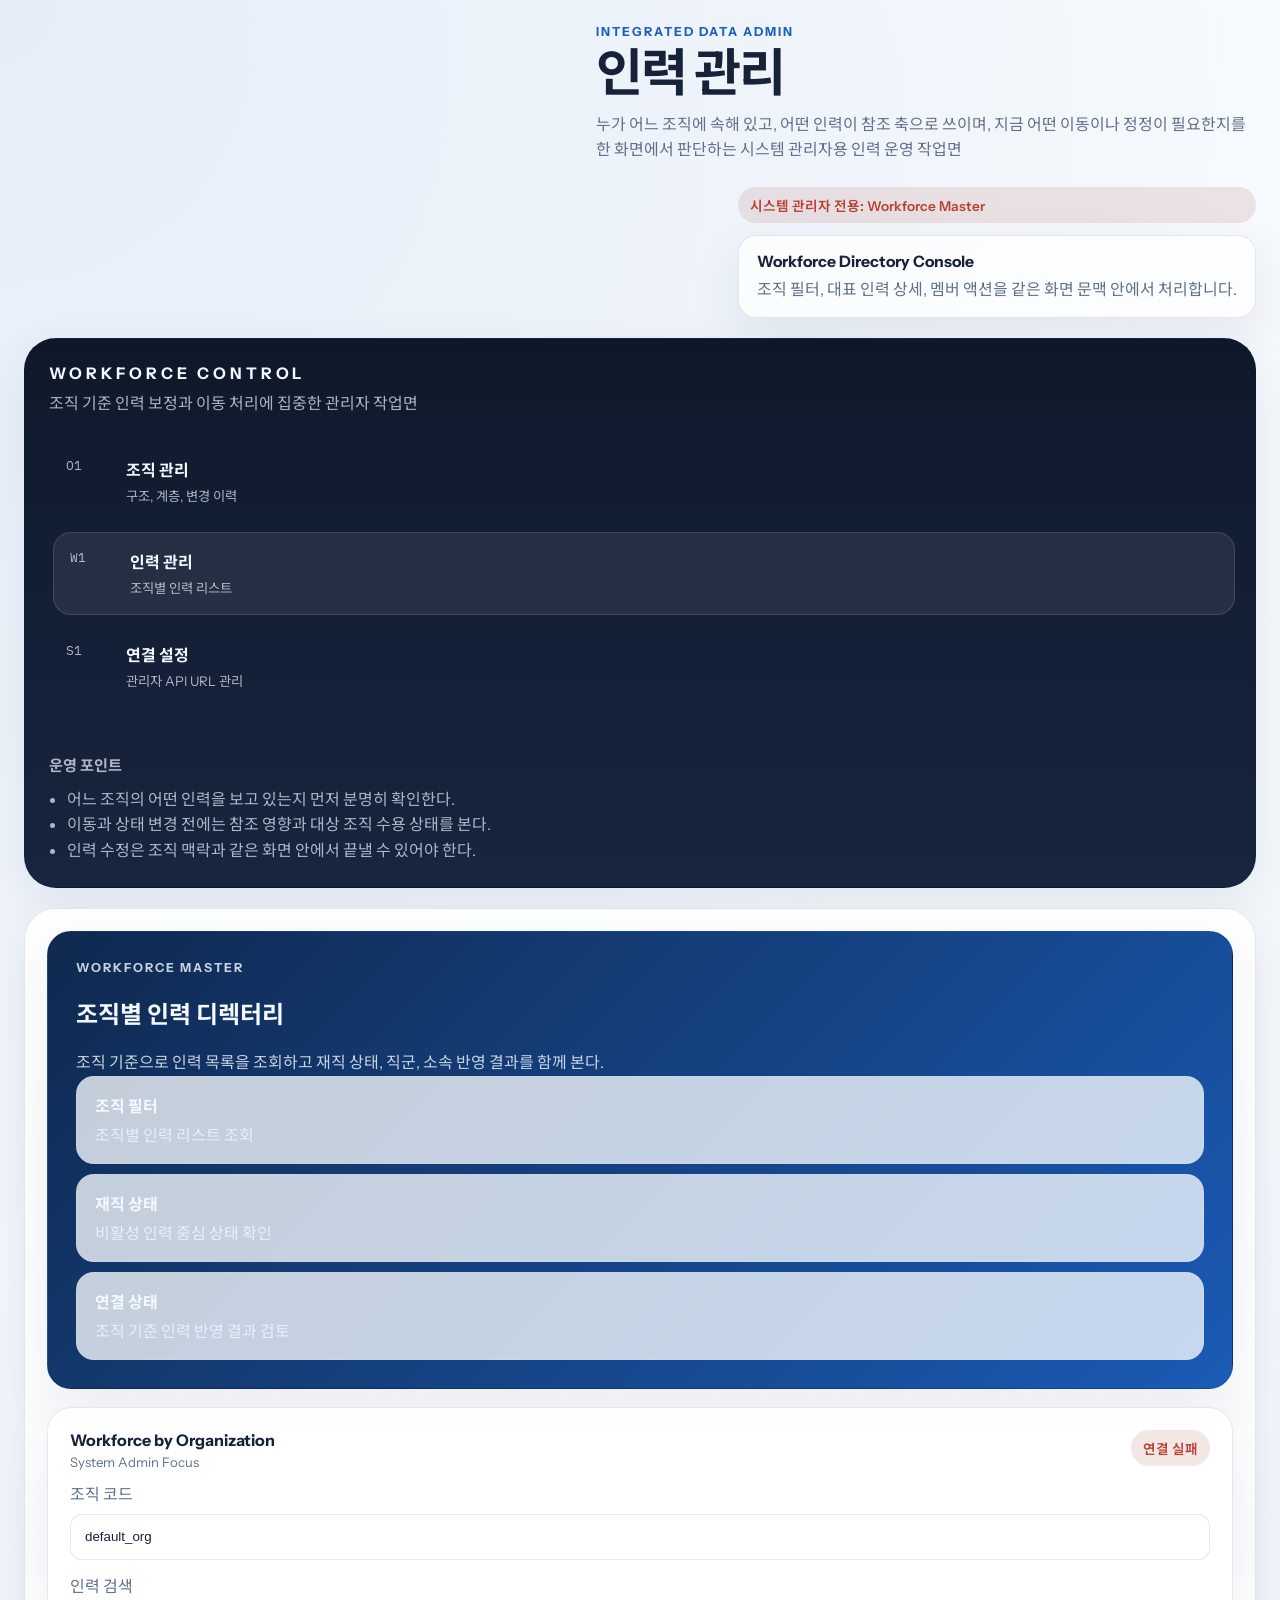
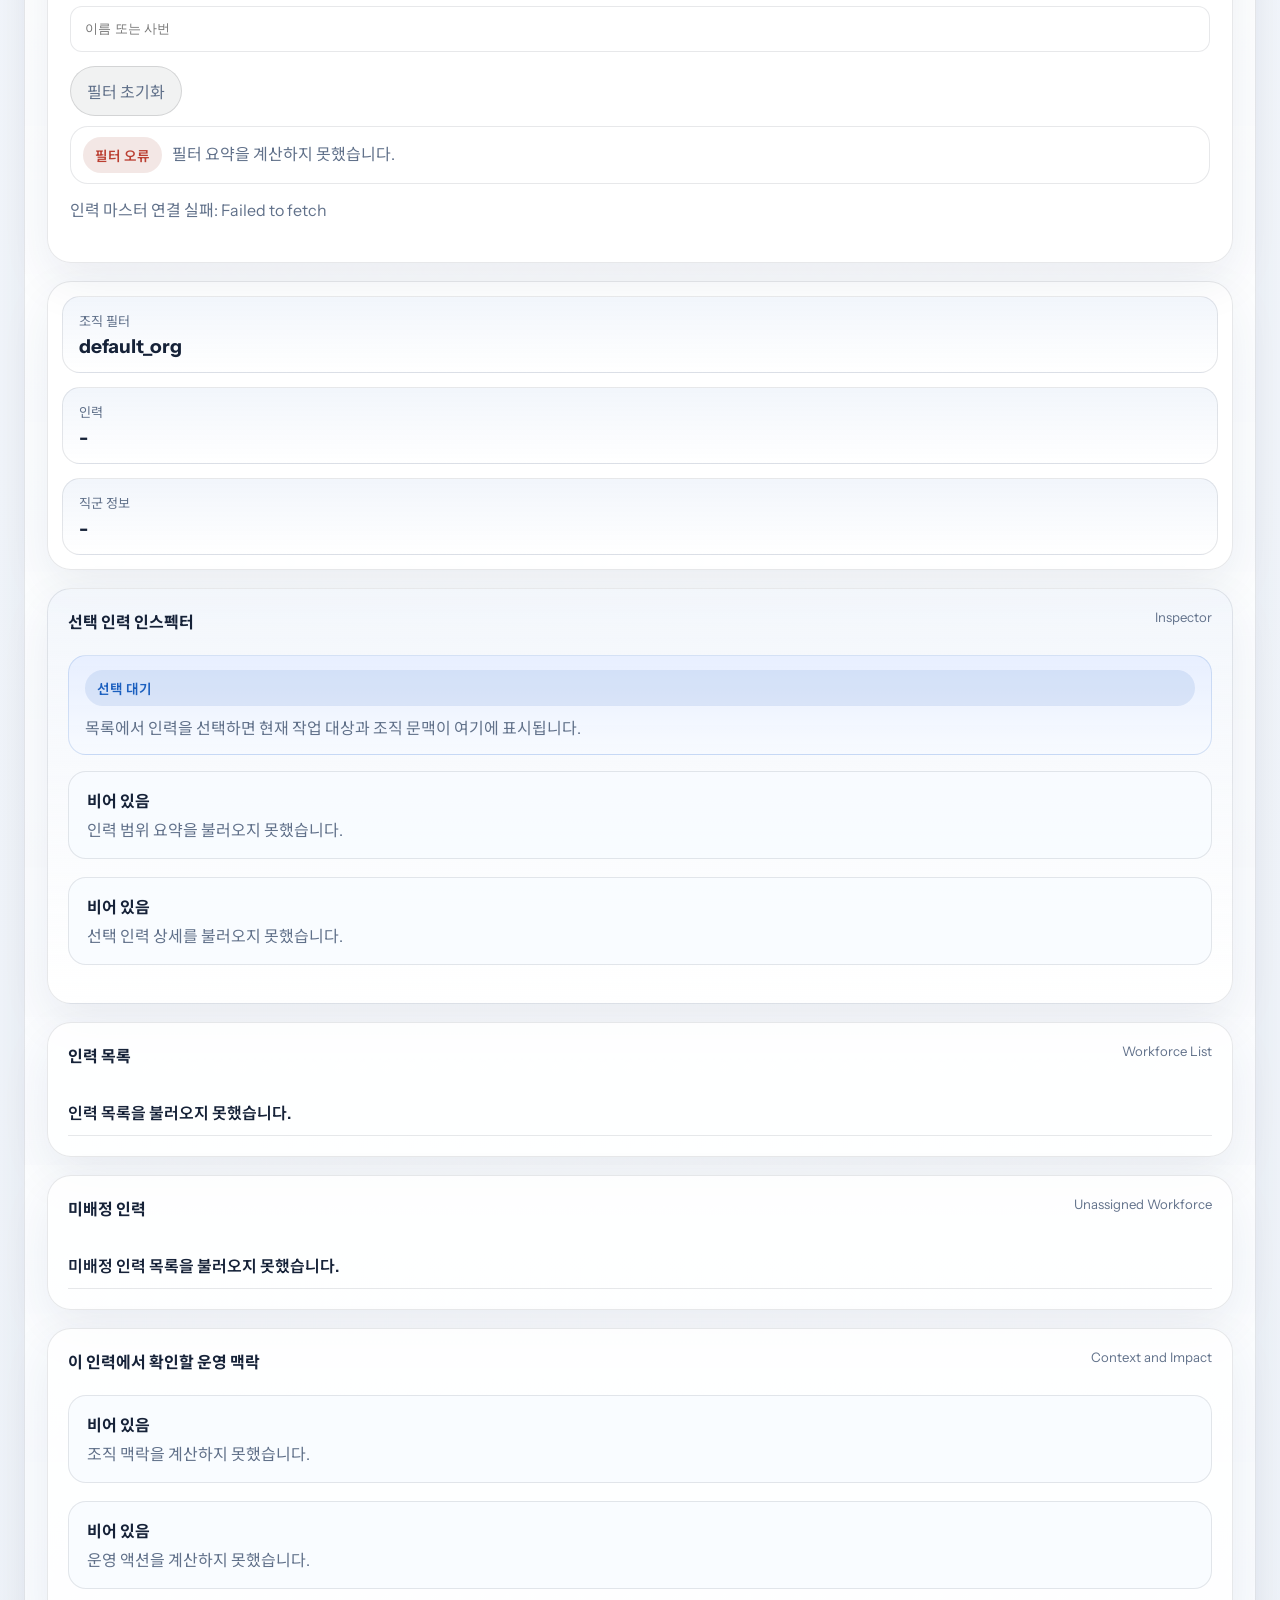
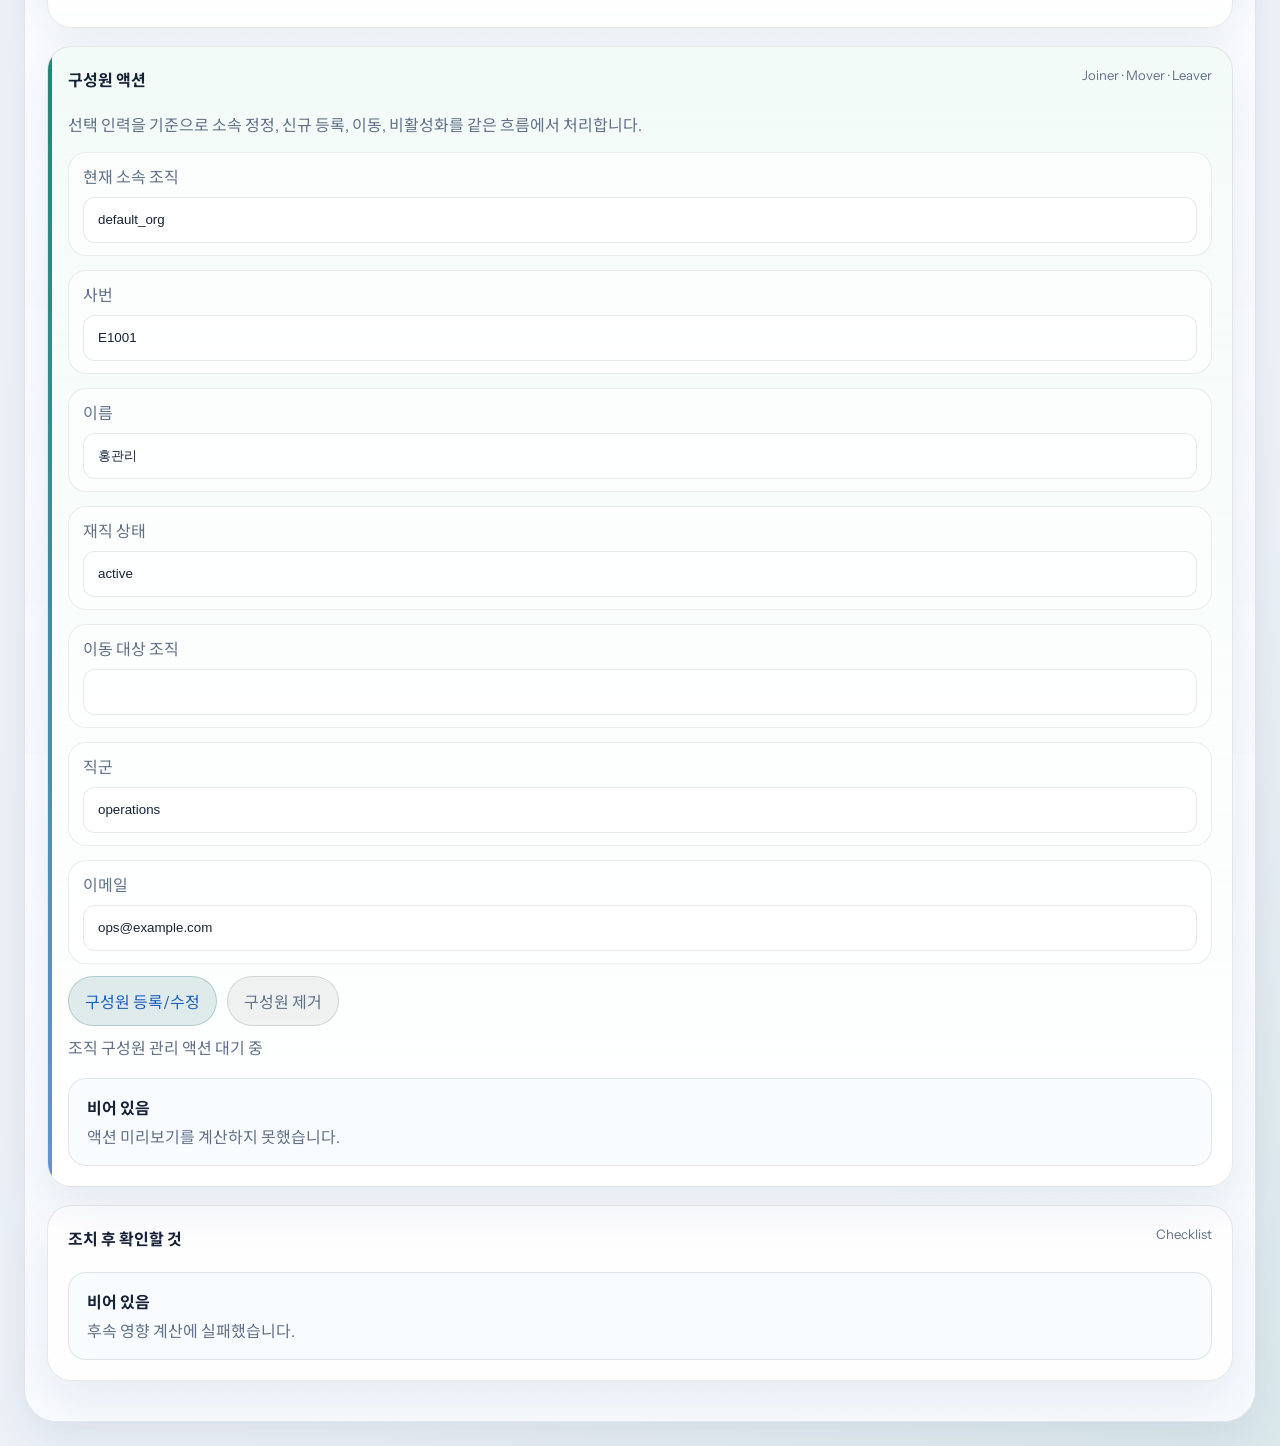
<file: src/ui_prototype/data_workforce.html>
<!DOCTYPE html>
<html lang="ko">
  <head>
    <meta charset="UTF-8" />
    <meta name="viewport" content="width=device-width, initial-scale=1.0" />
    <title>Schubert Workforce Admin</title>
    <link rel="preconnect" href="https://fonts.googleapis.com" />
    <link rel="preconnect" href="https://fonts.gstatic.com" crossorigin />
    <link
      href="https://fonts.googleapis.com/css2?family=Instrument+Sans:wght@400;500;600;700&family=IBM+Plex+Mono:wght@400;500&family=Noto+Sans+KR:wght@400;500;700&display=swap"
      rel="stylesheet"
    />
    <link rel="stylesheet" href="./styles.css" />
  </head>
  <body data-screen="data-workforce">
    <div class="app-shell">
      <header class="topbar data-topbar">
        <div class="topbar-copy">
          <p class="eyebrow">Integrated Data Admin</p>
          <h1>인력 관리</h1>
          <p class="topbar-summary">
            누가 어느 조직에 속해 있고, 어떤 인력이 참조 축으로 쓰이며, 지금 어떤 이동이나 정정이 필요한지를
            한 화면에서 판단하는 시스템 관리자용 인력 운영 작업면
          </p>
        </div>
        <div class="data-topbar-meta">
          <div class="status-chip danger" id="page-role-chip">시스템 관리자 전용</div>
          <div class="data-reference-note">
            <strong>Workforce Directory Console</strong>
            <p>조직 필터, 대표 인력 상세, 멤버 액션을 같은 화면 문맥 안에서 처리합니다.</p>
          </div>
        </div>
      </header>

      <div class="layout">
        <aside class="sidebar data-sidebar">
          <div class="brand-block">
            <p class="brand-name">WORKFORCE CONTROL</p>
            <p class="brand-copy">조직 기준 인력 보정과 이동 처리에 집중한 관리자 작업면</p>
          </div>

          <nav class="screen-nav" aria-label="인력 관리 화면">
            <a class="nav-item" data-screen="data-organizations" href="./data_organizations.html">
              <span class="nav-index">O1</span>
              <span><strong>조직 관리</strong><small>구조, 계층, 변경 이력</small></span>
            </a>
            <a class="nav-item" data-screen="data-workforce" href="./data_workforce.html">
              <span class="nav-index">W1</span>
              <span><strong>인력 관리</strong><small>조직별 인력 리스트</small></span>
            </a>
            <a class="nav-item" data-screen="data-settings" href="./data_settings.html">
              <span class="nav-index">S1</span>
              <span><strong>연결 설정</strong><small>관리자 API URL 관리</small></span>
            </a>
          </nav>

          <section class="sidebar-note">
            <h2>운영 포인트</h2>
            <ul>
              <li>어느 조직의 어떤 인력을 보고 있는지 먼저 분명히 확인한다.</li>
              <li>이동과 상태 변경 전에는 참조 영향과 대상 조직 수용 상태를 본다.</li>
              <li>인력 수정은 조직 맥락과 같은 화면 안에서 끝낼 수 있어야 한다.</li>
            </ul>
          </section>
        </aside>

        <main class="workspace data-workspace">
          <section class="data-command-deck">
            <div class="data-command-copy">
              <p class="eyebrow">Workforce Master</p>
              <h2>조직별 인력 디렉터리</h2>
              <p class="panel-copy" id="page-role-summary">
                조직 단위 인력 현황, 선택 인력 상세, 참조 영향, 조직 이동 액션을 같은 화면에서 연결해 관리합니다.
              </p>
              <div class="bullet-stack compact-bullets" id="page-role-points"></div>
            </div>
            <div class="data-command-panel">
              <div class="panel-head compact">
                <div>
                  <h3 id="page-role-title">Workforce by Organization</h3>
                  <span id="page-role-kicker">Workforce Focus</span>
                </div>
                <div class="status-chip" id="api-status-chip">연결 대기</div>
              </div>
              <div class="control-grid data-command-grid">
                <label class="control-field">
                  <span>조직 코드</span>
                  <input class="control-input" id="organization-filter-input" type="text" value="default_org" />
                </label>
                <label class="control-field">
                  <span>인력 검색</span>
                  <input
                    class="control-input"
                    id="workforce-search-input"
                    type="text"
                    value=""
                    placeholder="이름 또는 사번"
                  />
                </label>
                <div class="control-actions">
                  <button class="control-button secondary" id="workforce-filter-reset-button" type="button">필터 초기화</button>
                </div>
              </div>
              <div class="filter-summary-bar" id="workforce-filter-summary">
                <span class="status-chip">필터 준비</span>
                <p>조직 코드와 인력 검색어를 기준으로 목록, 선택 인력, 액션 문맥이 함께 조정됩니다.</p>
              </div>
              <p class="status-copy" id="api-status-copy">조직 기준 인력 데이터를 불러옵니다.</p>
            </div>
          </section>

          <section class="data-stat-strip">
            <div class="metric-block data-metric-block" id="workforce-admin-metrics">
              <div><span>조직 필터</span><strong>-</strong></div>
              <div><span>인력</span><strong>-</strong></div>
              <div><span>직군 정보</span><strong>-</strong></div>
            </div>
          </section>

          <section class="data-workbench two-pane">
            <div class="data-column data-column-main">
              <section class="panel data-panel data-focus-panel">
                <div class="panel-head">
                  <h3>선택 인력 인스펙터</h3>
                  <span>Inspector</span>
                </div>
                <div class="data-selected-banner" id="workforce-selected-banner">
                  <div class="status-chip">선택 대기</div>
                  <p>목록에서 인력을 선택하면 현재 작업 대상과 조직 문맥이 여기에 표시됩니다.</p>
                </div>
                <div class="detail-grid two-col">
                  <div class="bullet-stack" id="workforce-directory-summary">
                    <div><strong>불러오는 중</strong><p>현재 필터 범위의 인력 분포를 요약합니다.</p></div>
                  </div>
                  <div class="bullet-stack" id="workforce-selected-summary">
                    <div><strong>불러오는 중</strong><p>선택 인력의 속성과 현재 소속 상태를 확인합니다.</p></div>
                  </div>
                </div>
              </section>

              <section class="panel data-panel">
                <div class="panel-head">
                  <h3>인력 목록</h3>
                  <span>Workforce List</span>
                </div>
                <div class="table-scroll data-list-table">
                  <table class="status-table">
                    <tbody id="data-admin-workforce-body">
                      <tr><td colspan="3">불러오는 중</td></tr>
                    </tbody>
                  </table>
                </div>
              </section>

              <section class="panel data-panel">
                <div class="panel-head">
                  <h3>미배정 인력</h3>
                  <span>Unassigned Workforce</span>
                </div>
                <div class="table-scroll data-list-table">
                  <table class="status-table">
                    <tbody id="data-admin-unassigned-workforce-body">
                      <tr><td colspan="3">불러오는 중</td></tr>
                    </tbody>
                  </table>
                </div>
              </section>

              <section class="panel data-panel">
                <div class="panel-head">
                  <h3>이 인력에서 확인할 운영 맥락</h3>
                  <span>Context and Impact</span>
                </div>
                <div class="detail-grid two-col">
                  <div class="bullet-stack" id="workforce-organization-context-summary">
                    <div><strong>불러오는 중</strong><p>선택 인력이 속한 조직과 같은 범위 구성원을 요약합니다.</p></div>
                  </div>
                  <div class="bullet-stack" id="workforce-admin-action-summary">
                    <div><strong>불러오는 중</strong><p>인력 보정과 참조 점검 액션을 준비합니다.</p></div>
                  </div>
                </div>
              </section>
            </div>

            <div class="data-column data-column-side">
              <section class="panel data-panel data-action-panel data-action-panel-workforce">
                <div class="panel-head">
                  <h3>구성원 액션</h3>
                  <span>Joiner · Mover · Leaver</span>
                </div>
                <p class="data-action-lead">선택 인력을 기준으로 소속 정정, 신규 등록, 이동, 비활성화를 같은 흐름에서 처리합니다.</p>
                <div class="control-grid data-form-grid">
                  <label class="control-field">
                    <span>현재 소속 조직</span>
                    <input class="control-input" id="member-organization-code-input" type="text" value="default_org" />
                  </label>
                  <label class="control-field">
                    <span>사번</span>
                    <input class="control-input" id="member-employee-number-input" type="text" value="E1001" />
                  </label>
                  <label class="control-field">
                    <span>이름</span>
                    <input class="control-input" id="member-display-name-input" type="text" value="홍관리" />
                  </label>
                  <label class="control-field">
                    <span>재직 상태</span>
                    <input class="control-input" id="member-employment-status-input" type="text" value="active" />
                  </label>
                  <label class="control-field">
                    <span>이동 대상 조직</span>
                    <input class="control-input" id="member-target-organization-code-input" type="text" value="" />
                  </label>
                  <label class="control-field">
                    <span>직군</span>
                    <input class="control-input" id="member-job-family-input" type="text" value="operations" />
                  </label>
                  <label class="control-field">
                    <span>이메일</span>
                    <input class="control-input" id="member-email-input" type="text" value="ops@example.com" />
                  </label>
                </div>
                <div class="control-actions data-action-buttons">
                  <button class="control-button" id="member-save-button" type="button">구성원 등록/수정</button>
                  <button class="control-button secondary" id="member-remove-button" type="button">구성원 제거</button>
                </div>
                <p class="status-copy" id="member-action-status">조직 구성원 관리 액션 대기 중</p>
                <div class="bullet-stack compact-bullets" id="workforce-action-preview">
                  <div><strong>영향 미리보기 대기</strong><p>이동 또는 비활성화 전에 선택 인력과 조직 영향이 여기에 표시됩니다.</p></div>
                </div>
              </section>

              <section class="panel data-panel">
                <div class="panel-head">
                  <h3>조치 후 확인할 것</h3>
                  <span>Checklist</span>
                </div>
                <div class="bullet-stack" id="workforce-impact-summary">
                  <div><strong>불러오는 중</strong><p>이동 또는 비활성화 이후에 점검할 후속 반영 대상을 준비합니다.</p></div>
                </div>
              </section>
            </div>
          </section>
        </main>
      </div>
    </div>
    <script src="./app.js"></script>
  </body>
</html>
</file>
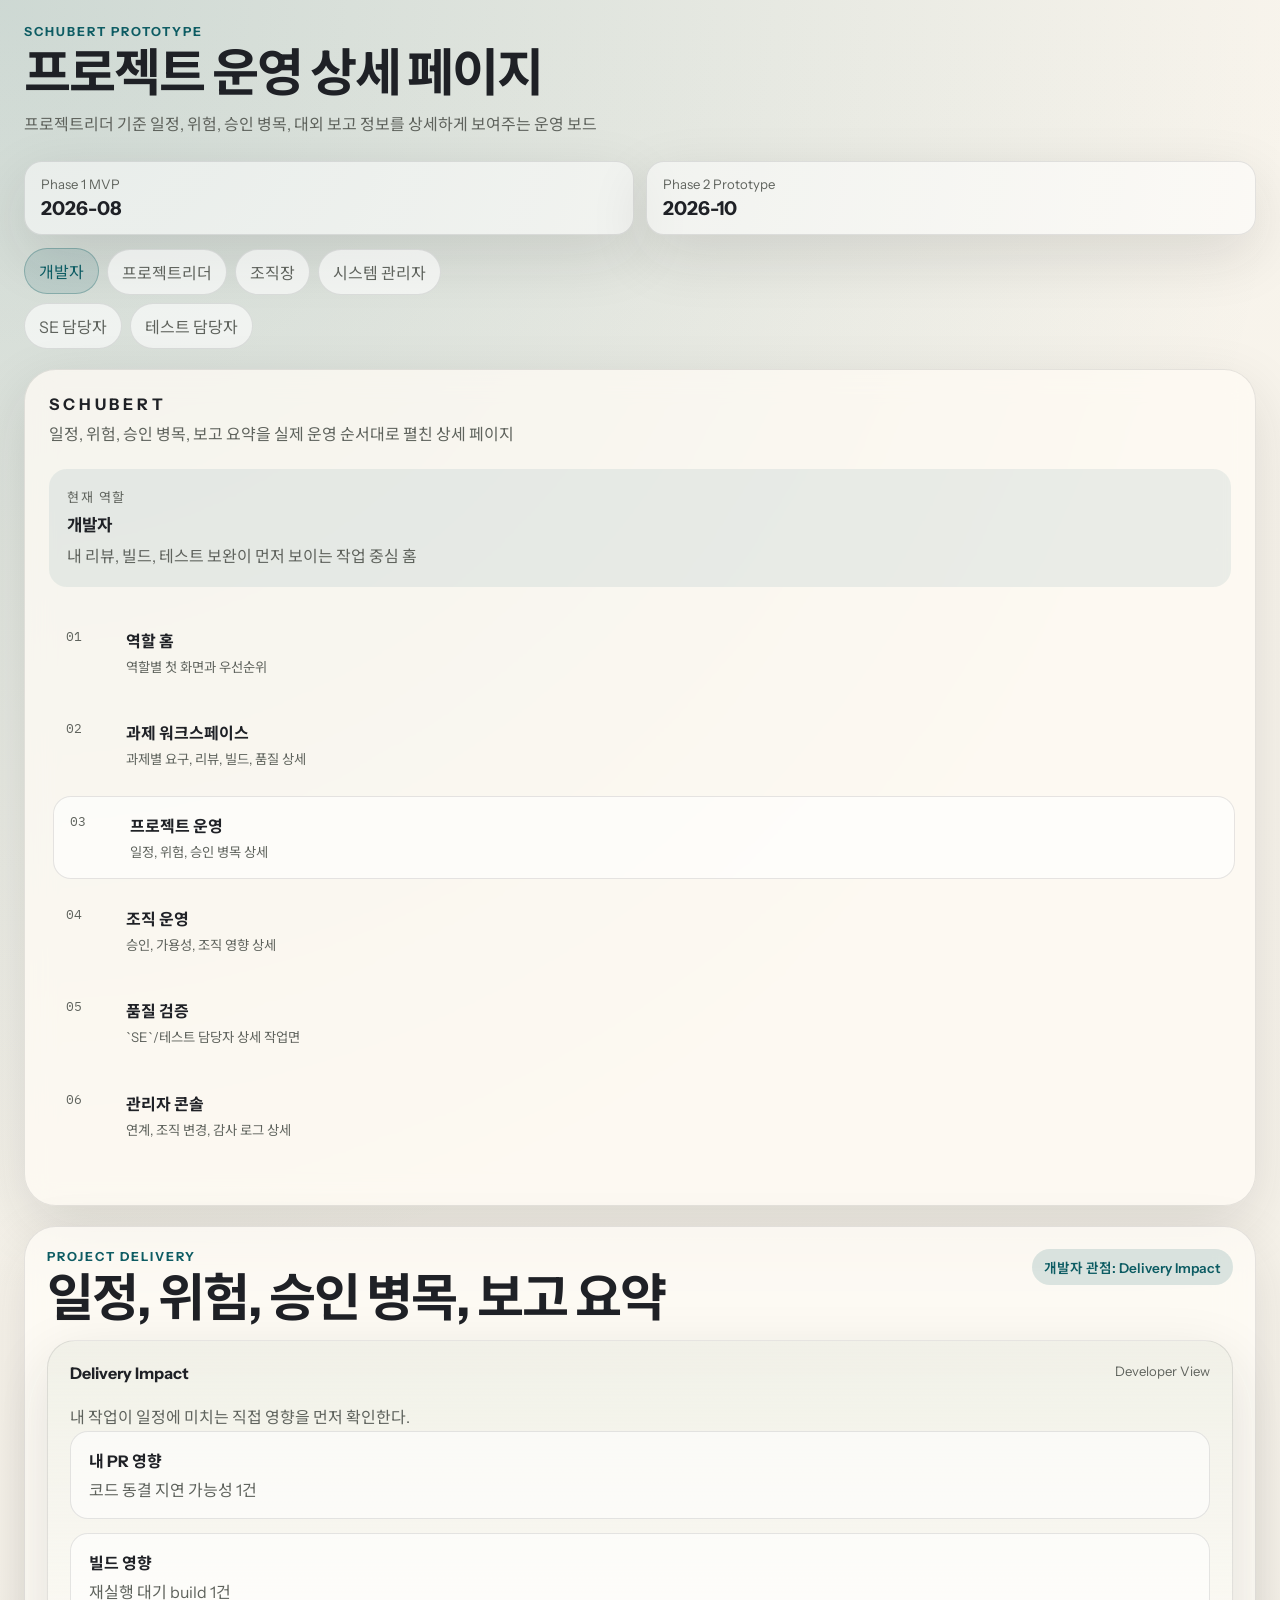
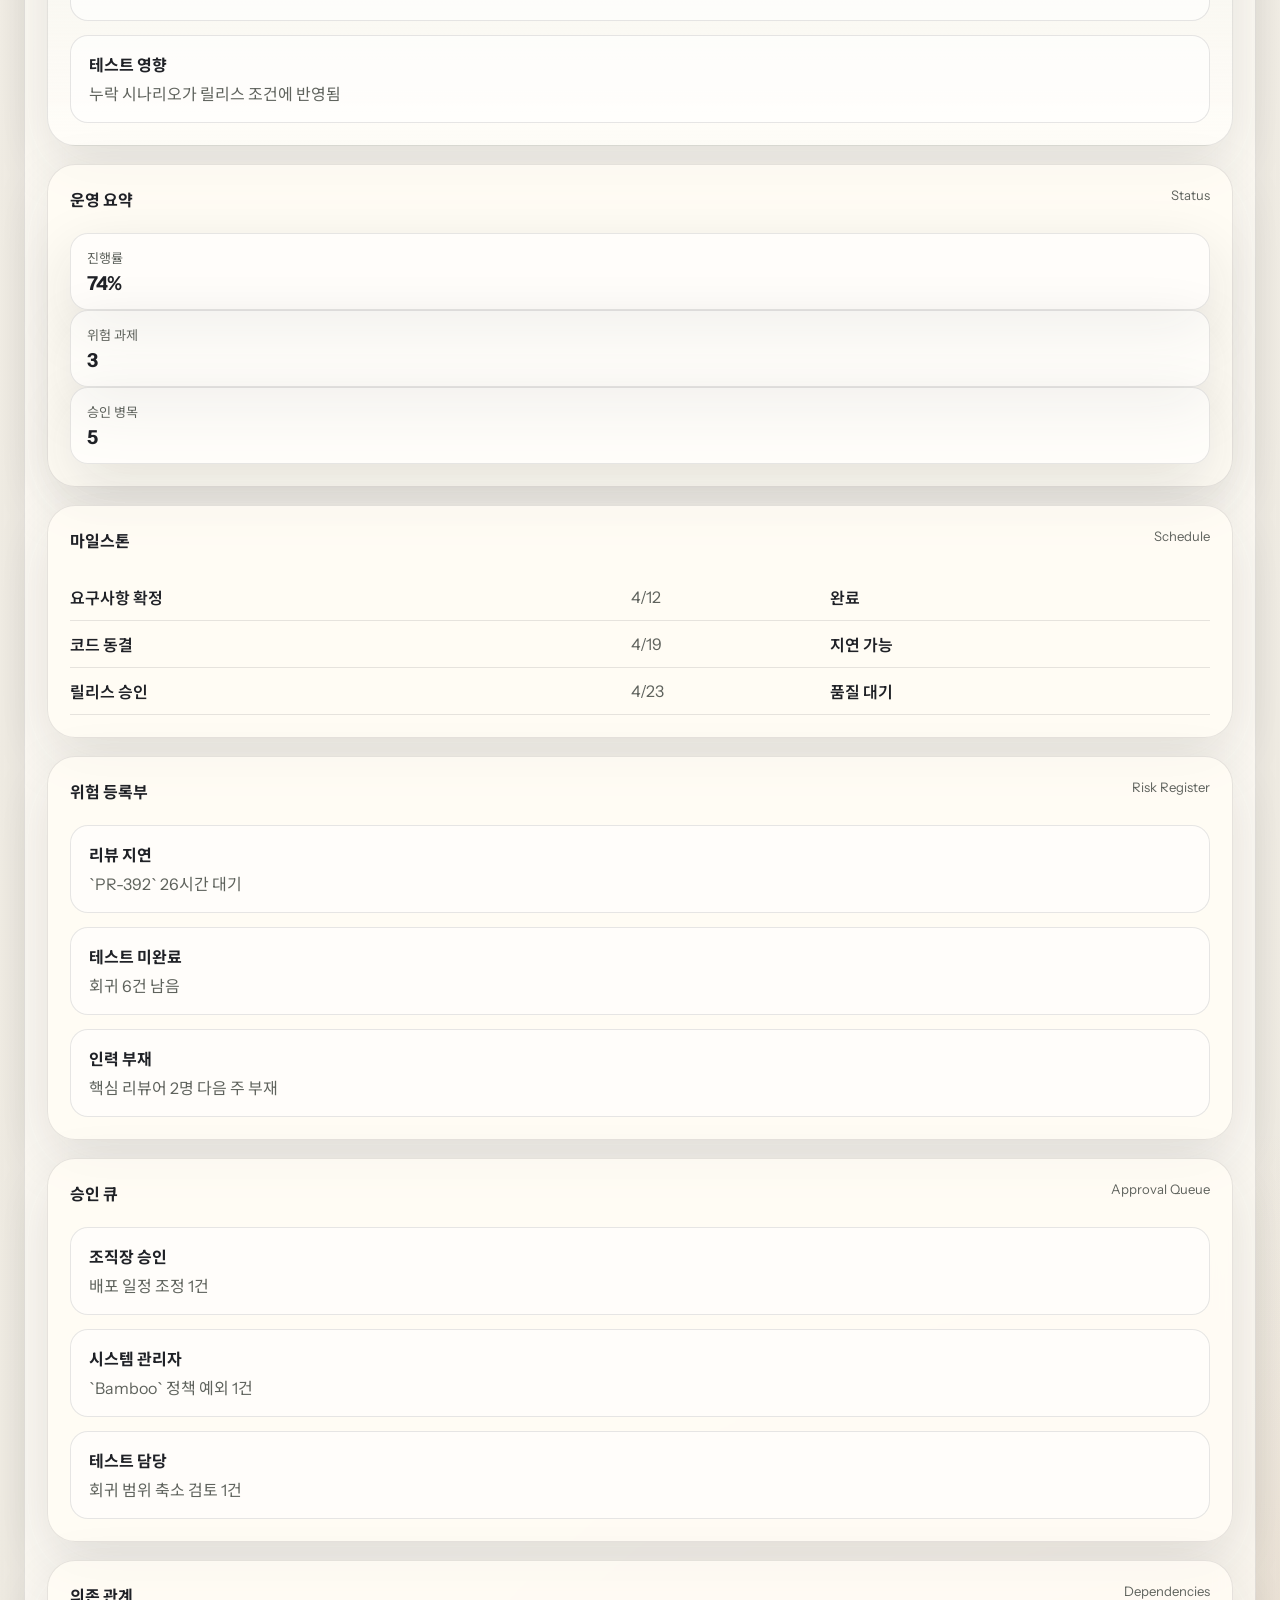
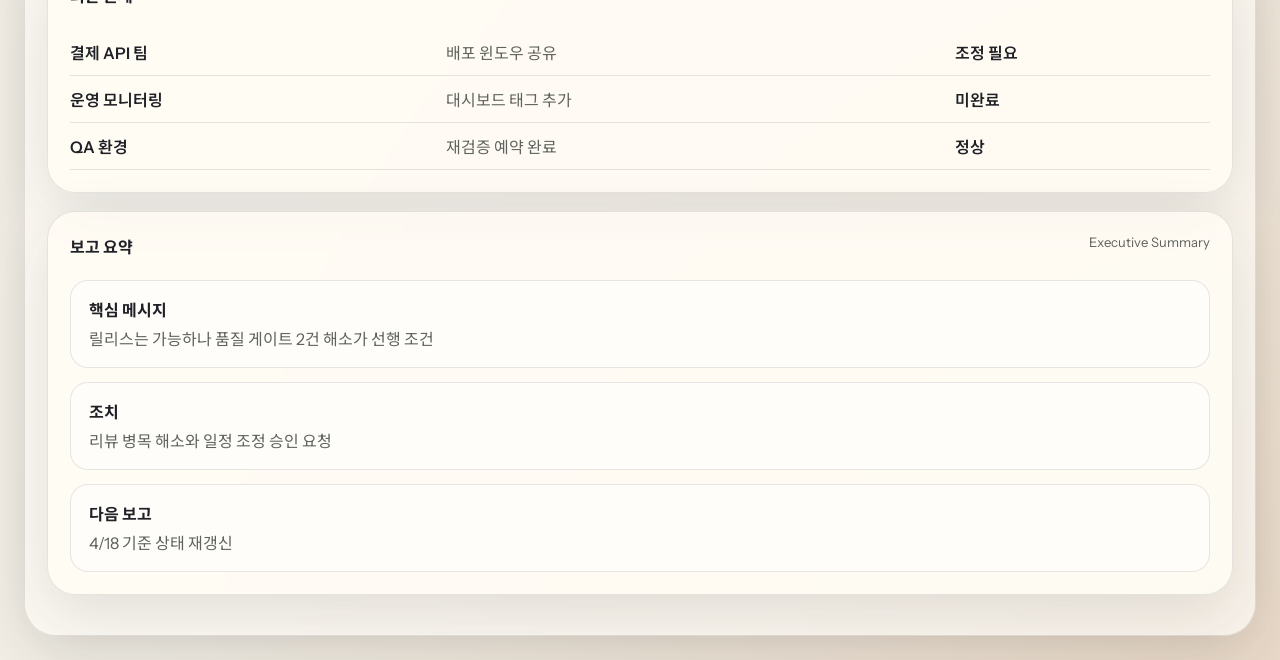
<file: src/ui_prototype/delivery.html>
<!DOCTYPE html>
<html lang="ko">
  <head><meta charset="UTF-8" /><meta name="viewport" content="width=device-width, initial-scale=1.0" /><title>Schubert Project Delivery</title><link rel="preconnect" href="https://fonts.googleapis.com" /><link rel="preconnect" href="https://fonts.gstatic.com" crossorigin /><link href="https://fonts.googleapis.com/css2?family=Instrument+Sans:wght@400;500;600;700&family=IBM+Plex+Mono:wght@400;500&family=Noto+Sans+KR:wght@400;500;700&display=swap" rel="stylesheet" /><link rel="stylesheet" href="./styles.css" /></head>
  <body data-screen="delivery">
    <div class="app-shell">
      <header class="topbar">
        <div class="topbar-copy"><p class="eyebrow">Schubert Prototype</p><h1>프로젝트 운영 상세 페이지</h1><p class="topbar-summary">프로젝트리더 기준 일정, 위험, 승인 병목, 대외 보고 정보를 상세하게 보여주는 운영 보드</p></div>
        <div class="topbar-side"><div class="topbar-meta"><div><span>Phase 1 MVP</span><strong>2026-08</strong></div><div><span>Phase 2 Prototype</span><strong>2026-10</strong></div></div><div class="role-switcher" aria-label="역할 전환"><button class="role-chip" data-role="developer">개발자</button><button class="role-chip" data-role="project-lead">프로젝트리더</button><button class="role-chip" data-role="org-head">조직장</button><button class="role-chip" data-role="sys-admin">시스템 관리자</button><button class="role-chip" data-role="se">SE 담당자</button><button class="role-chip" data-role="qa">테스트 담당자</button></div></div>
      </header>
      <div class="layout">
        <aside class="sidebar">
          <div class="brand-block"><p class="brand-name">SCHUBERT</p><p class="brand-copy">일정, 위험, 승인 병목, 보고 요약을 실제 운영 순서대로 펼친 상세 페이지</p></div>
          <div class="sidebar-role"><p class="sidebar-label">현재 역할</p><strong id="role-name">개발자</strong><p id="role-summary">내 리뷰, 빌드, 테스트 보완이 먼저 보이는 작업 중심 홈</p></div>
          <nav class="screen-nav" aria-label="프로토타입 화면">
            <a class="nav-item" data-screen="overview" href="./index.html"><span class="nav-index">01</span><span><strong>역할 홈</strong><small>역할별 첫 화면과 우선순위</small></span></a>
            <a class="nav-item" data-screen="tasks" href="./tasks.html"><span class="nav-index">02</span><span><strong>과제 워크스페이스</strong><small>과제별 요구, 리뷰, 빌드, 품질 상세</small></span></a>
            <a class="nav-item" data-screen="delivery" href="./delivery.html"><span class="nav-index">03</span><span><strong>프로젝트 운영</strong><small>일정, 위험, 승인 병목 상세</small></span></a>
            <a class="nav-item" data-screen="organization" href="./organization.html"><span class="nav-index">04</span><span><strong>조직 운영</strong><small>승인, 가용성, 조직 영향 상세</small></span></a>
            <a class="nav-item" data-screen="quality" href="./quality.html"><span class="nav-index">05</span><span><strong>품질 검증</strong><small>`SE`/테스트 담당자 상세 작업면</small></span></a>
            <a class="nav-item" data-screen="admin" href="./admin.html"><span class="nav-index">06</span><span><strong>관리자 콘솔</strong><small>연계, 조직 변경, 감사 로그 상세</small></span></a>
          </nav>
        </aside>
        <main class="workspace">
          <div class="screen-header"><div><p class="eyebrow">Project Delivery</p><h2>일정, 위험, 승인 병목, 보고 요약</h2></div><div class="status-chip" id="page-role-chip">프로젝트리더 집중: Release Plan</div></div>
          <div class="detail-grid two-col">
            <section class="panel emphasis"><div class="panel-head"><h3 id="page-role-title">Release Plan</h3><span id="page-role-kicker">Project Lead Focus</span></div><p class="panel-copy" id="page-role-summary">마일스톤, 승인 병목, 품질 게이트 미충족 항목을 먼저 본다.</p><div class="bullet-stack" id="page-role-points"></div></section>
            <section class="panel"><div class="panel-head"><h3>운영 요약</h3><span>Status</span></div><div class="metric-block"><div><span>진행률</span><strong>74%</strong></div><div><span>위험 과제</span><strong>3</strong></div><div><span>승인 병목</span><strong>5</strong></div></div></section>
          </div>
          <div class="detail-grid three-col">
            <section class="panel"><div class="panel-head"><h3>마일스톤</h3><span>Schedule</span></div><table class="status-table"><tbody><tr><td>요구사항 확정</td><td>4/12</td><td class="ok">완료</td></tr><tr><td>코드 동결</td><td>4/19</td><td class="warn">지연 가능</td></tr><tr><td>릴리스 승인</td><td>4/23</td><td class="warn">품질 대기</td></tr></tbody></table></section>
            <section class="panel"><div class="panel-head"><h3>위험 등록부</h3><span>Risk Register</span></div><div class="bullet-stack"><div><strong>리뷰 지연</strong><p>`PR-392` 26시간 대기</p></div><div><strong>테스트 미완료</strong><p>회귀 6건 남음</p></div><div><strong>인력 부재</strong><p>핵심 리뷰어 2명 다음 주 부재</p></div></div></section>
            <section class="panel"><div class="panel-head"><h3>승인 큐</h3><span>Approval Queue</span></div><div class="bullet-stack"><div><strong>조직장 승인</strong><p>배포 일정 조정 1건</p></div><div><strong>시스템 관리자</strong><p>`Bamboo` 정책 예외 1건</p></div><div><strong>테스트 담당</strong><p>회귀 범위 축소 검토 1건</p></div></div></section>
          </div>
          <div class="detail-grid two-col">
            <section class="panel"><div class="panel-head"><h3>의존 관계</h3><span>Dependencies</span></div><table class="status-table"><tbody><tr><td>결제 API 팀</td><td>배포 윈도우 공유</td><td class="warn">조정 필요</td></tr><tr><td>운영 모니터링</td><td>대시보드 태그 추가</td><td class="warn">미완료</td></tr><tr><td>QA 환경</td><td>재검증 예약 완료</td><td class="ok">정상</td></tr></tbody></table></section>
            <section class="panel"><div class="panel-head"><h3>보고 요약</h3><span>Executive Summary</span></div><div class="bullet-stack"><div><strong>핵심 메시지</strong><p>릴리스는 가능하나 품질 게이트 2건 해소가 선행 조건</p></div><div><strong>조치</strong><p>리뷰 병목 해소와 일정 조정 승인 요청</p></div><div><strong>다음 보고</strong><p>4/18 기준 상태 재갱신</p></div></div></section>
          </div>
        </main>
      </div>
    </div>
    <script src="./app.js"></script>
  </body>
</html>
</file>
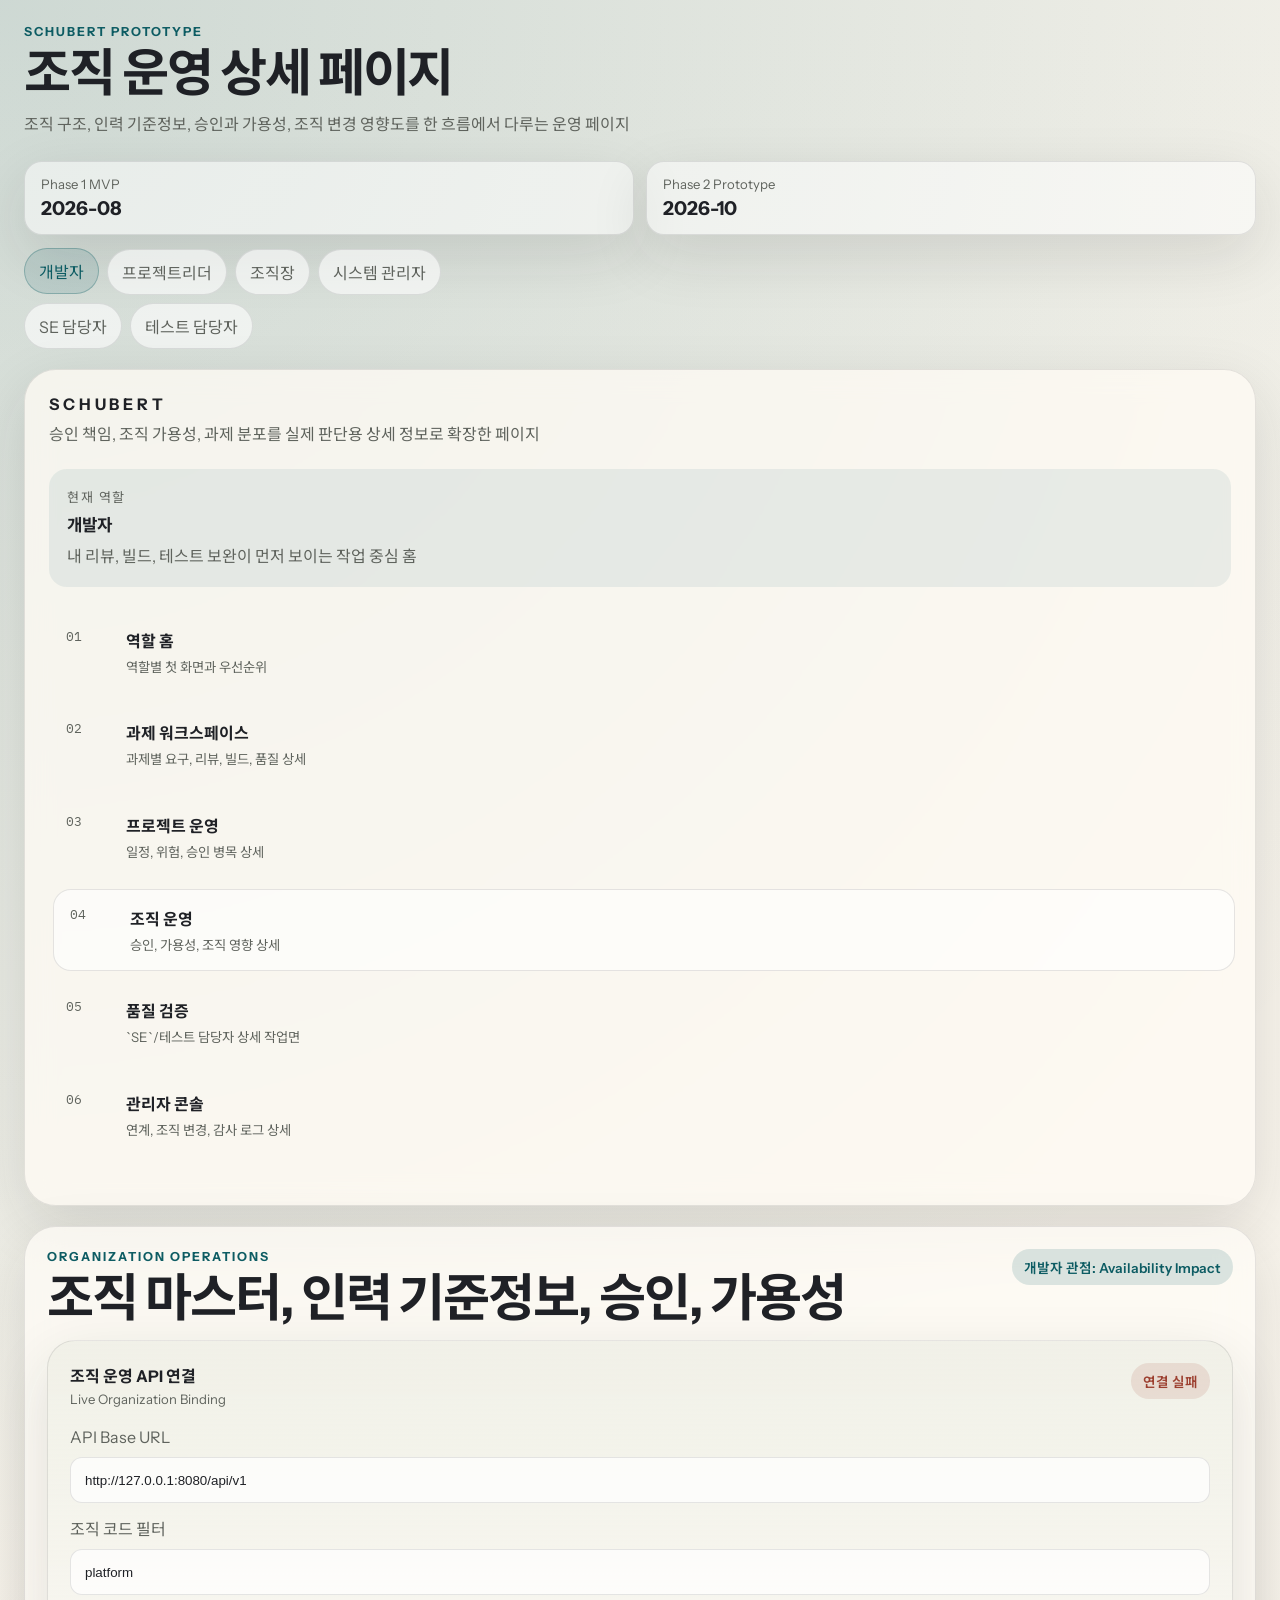
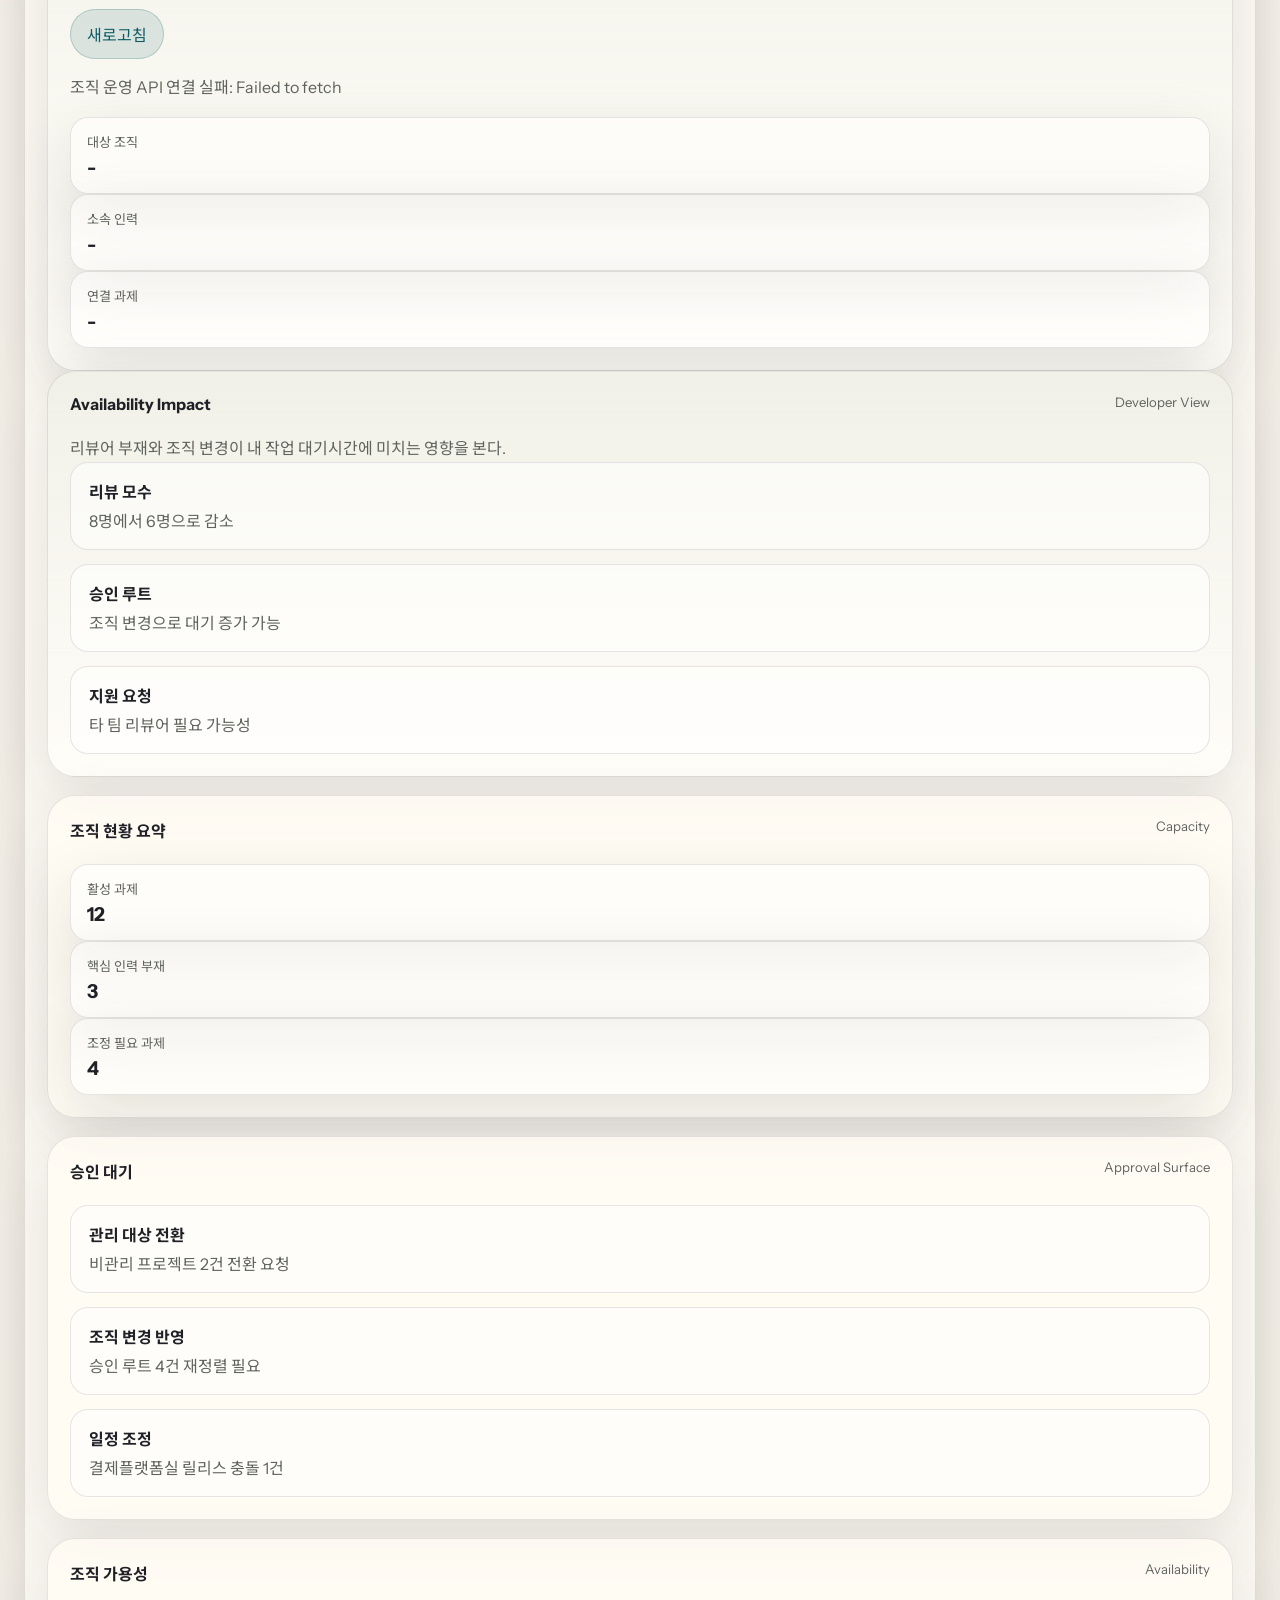
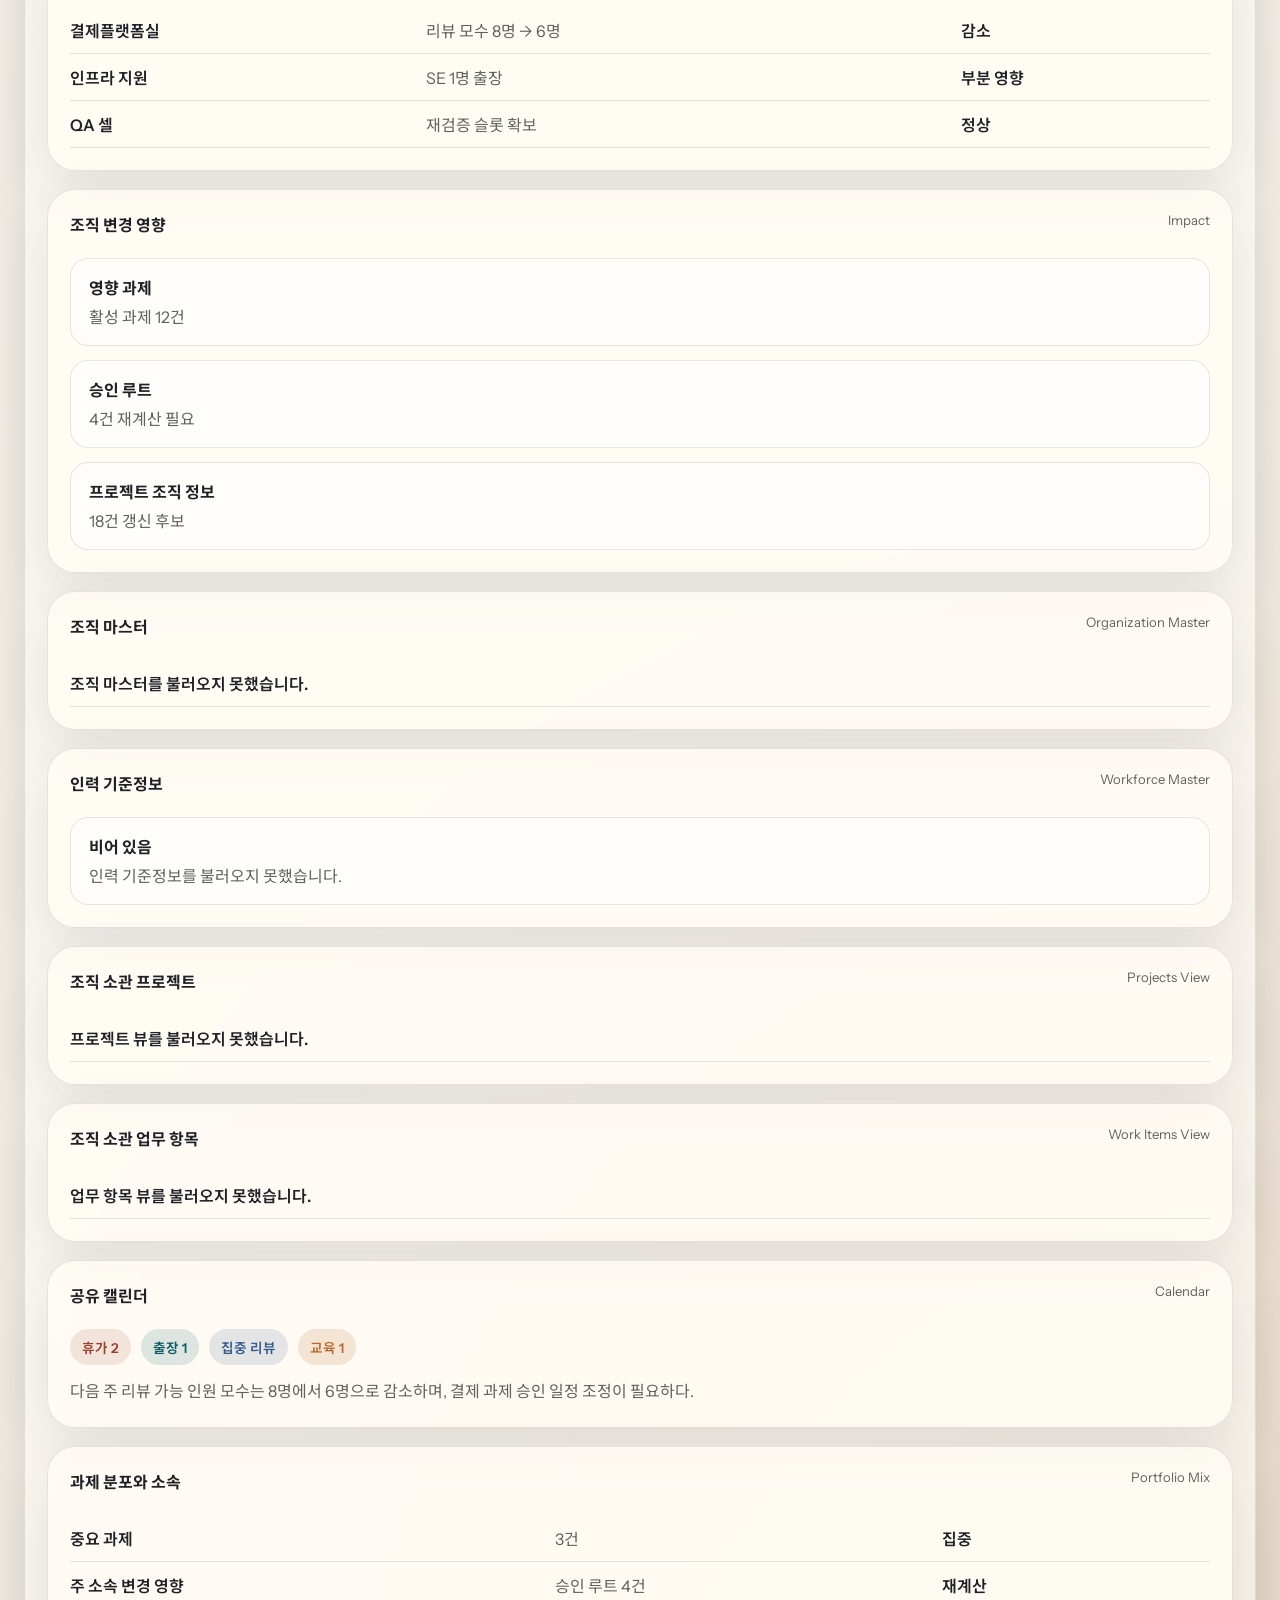
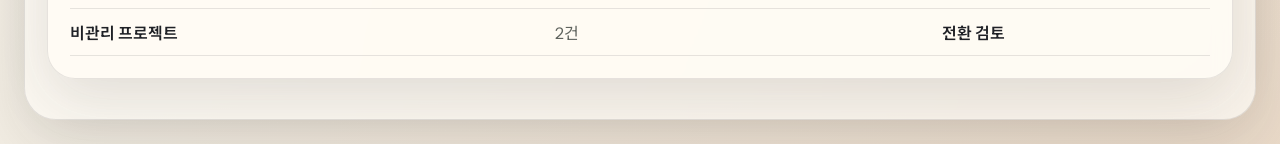
<file: src/ui_prototype/organization.html>
<!DOCTYPE html>
<html lang="ko">
  <head><meta charset="UTF-8" /><meta name="viewport" content="width=device-width, initial-scale=1.0" /><title>Schubert Organization Operations</title><link rel="preconnect" href="https://fonts.googleapis.com" /><link rel="preconnect" href="https://fonts.gstatic.com" crossorigin /><link href="https://fonts.googleapis.com/css2?family=Instrument+Sans:wght@400;500;600;700&family=IBM+Plex+Mono:wght@400;500&family=Noto+Sans+KR:wght@400;500;700&display=swap" rel="stylesheet" /><link rel="stylesheet" href="./styles.css" /></head>
  <body data-screen="organization">
    <div class="app-shell">
      <header class="topbar">
        <div class="topbar-copy"><p class="eyebrow">Schubert Prototype</p><h1>조직 운영 상세 페이지</h1><p class="topbar-summary">조직 구조, 인력 기준정보, 승인과 가용성, 조직 변경 영향도를 한 흐름에서 다루는 운영 페이지</p></div>
        <div class="topbar-side"><div class="topbar-meta"><div><span>Phase 1 MVP</span><strong>2026-08</strong></div><div><span>Phase 2 Prototype</span><strong>2026-10</strong></div></div><div class="role-switcher" aria-label="역할 전환"><button class="role-chip" data-role="developer">개발자</button><button class="role-chip" data-role="project-lead">프로젝트리더</button><button class="role-chip" data-role="org-head">조직장</button><button class="role-chip" data-role="sys-admin">시스템 관리자</button><button class="role-chip" data-role="se">SE 담당자</button><button class="role-chip" data-role="qa">테스트 담당자</button></div></div>
      </header>
      <div class="layout">
        <aside class="sidebar">
          <div class="brand-block"><p class="brand-name">SCHUBERT</p><p class="brand-copy">승인 책임, 조직 가용성, 과제 분포를 실제 판단용 상세 정보로 확장한 페이지</p></div>
          <div class="sidebar-role"><p class="sidebar-label">현재 역할</p><strong id="role-name">개발자</strong><p id="role-summary">내 리뷰, 빌드, 테스트 보완이 먼저 보이는 작업 중심 홈</p></div>
          <nav class="screen-nav" aria-label="프로토타입 화면">
            <a class="nav-item" data-screen="overview" href="./index.html"><span class="nav-index">01</span><span><strong>역할 홈</strong><small>역할별 첫 화면과 우선순위</small></span></a>
            <a class="nav-item" data-screen="tasks" href="./tasks.html"><span class="nav-index">02</span><span><strong>과제 워크스페이스</strong><small>과제별 요구, 리뷰, 빌드, 품질 상세</small></span></a>
            <a class="nav-item" data-screen="delivery" href="./delivery.html"><span class="nav-index">03</span><span><strong>프로젝트 운영</strong><small>일정, 위험, 승인 병목 상세</small></span></a>
            <a class="nav-item" data-screen="organization" href="./organization.html"><span class="nav-index">04</span><span><strong>조직 운영</strong><small>승인, 가용성, 조직 영향 상세</small></span></a>
            <a class="nav-item" data-screen="quality" href="./quality.html"><span class="nav-index">05</span><span><strong>품질 검증</strong><small>`SE`/테스트 담당자 상세 작업면</small></span></a>
            <a class="nav-item" data-screen="admin" href="./admin.html"><span class="nav-index">06</span><span><strong>관리자 콘솔</strong><small>연계, 조직 변경, 감사 로그 상세</small></span></a>
          </nav>
        </aside>
        <main class="workspace">
          <div class="screen-header"><div><p class="eyebrow">Organization Operations</p><h2>조직 마스터, 인력 기준정보, 승인, 가용성</h2></div><div class="status-chip" id="page-role-chip">조직장 집중: Capacity & Approval</div></div>
          <section class="panel emphasis">
            <div class="panel-head">
              <div>
                <h3>조직 운영 API 연결</h3>
                <span>Live Organization Binding</span>
              </div>
              <div class="status-chip" id="api-status-chip">연결 대기</div>
            </div>
            <div class="control-grid">
              <label class="control-field">
                <span>API Base URL</span>
                <input
                  class="control-input"
                  id="api-base-url-input"
                  name="api_base_url"
                  type="text"
                  value="http://127.0.0.1:28080/api/v1"
                />
              </label>
              <label class="control-field">
                <span>조직 코드 필터</span>
                <input
                  class="control-input"
                  id="organization-filter-input"
                  name="organization_code"
                  type="text"
                  value="platform"
                />
              </label>
              <div class="control-actions">
                <button class="control-button" id="api-refresh-button" type="button">새로고침</button>
              </div>
            </div>
            <p class="status-copy" id="api-status-copy">조직 마스터, 인력 마스터, 프로젝트/업무 항목 참조를 실제 API로 확인합니다.</p>
            <div class="metric-block" id="organization-live-metrics">
              <div><span>대상 조직</span><strong>-</strong></div>
              <div><span>소속 인력</span><strong>-</strong></div>
              <div><span>연결 과제</span><strong>-</strong></div>
            </div>
          </section>
          <div class="detail-grid two-col">
            <section class="panel emphasis"><div class="panel-head"><h3 id="page-role-title">Capacity & Approval</h3><span id="page-role-kicker">Organization Focus</span></div><p class="panel-copy" id="page-role-summary">조직 수용 가능성, 승인 대기, 가용성 저하를 먼저 본다.</p><div class="bullet-stack" id="page-role-points"></div></section>
            <section class="panel"><div class="panel-head"><h3>조직 현황 요약</h3><span>Capacity</span></div><div class="metric-block"><div><span>활성 과제</span><strong>12</strong></div><div><span>핵심 인력 부재</span><strong>3</strong></div><div><span>조정 필요 과제</span><strong>4</strong></div></div></section>
          </div>
          <div class="detail-grid three-col">
            <section class="panel"><div class="panel-head"><h3>승인 대기</h3><span>Approval Surface</span></div><div class="bullet-stack"><div><strong>관리 대상 전환</strong><p>비관리 프로젝트 2건 전환 요청</p></div><div><strong>조직 변경 반영</strong><p>승인 루트 4건 재정렬 필요</p></div><div><strong>일정 조정</strong><p>결제플랫폼실 릴리스 충돌 1건</p></div></div></section>
            <section class="panel"><div class="panel-head"><h3>조직 가용성</h3><span>Availability</span></div><table class="status-table"><tbody><tr><td>결제플랫폼실</td><td>리뷰 모수 8명 → 6명</td><td class="warn">감소</td></tr><tr><td>인프라 지원</td><td>SE 1명 출장</td><td class="warn">부분 영향</td></tr><tr><td>QA 셀</td><td>재검증 슬롯 확보</td><td class="ok">정상</td></tr></tbody></table></section>
            <section class="panel"><div class="panel-head"><h3>조직 변경 영향</h3><span>Impact</span></div><div class="bullet-stack"><div><strong>영향 과제</strong><p>활성 과제 12건</p></div><div><strong>승인 루트</strong><p>4건 재계산 필요</p></div><div><strong>프로젝트 조직 정보</strong><p>18건 갱신 후보</p></div></div></section>
          </div>
          <div class="detail-grid two-col">
            <section class="panel"><div class="panel-head"><h3>조직 마스터</h3><span>Organization Master</span></div><div class="table-scroll"><table class="status-table"><tbody id="organization-master-body"><tr><td colspan="3">불러오는 중</td></tr></tbody></table></div></section>
            <section class="panel"><div class="panel-head"><h3>인력 기준정보</h3><span>Workforce Master</span></div><div class="bullet-stack" id="organization-workforce-summary"><div><strong>불러오는 중</strong><p>선택 조직의 인력 기준정보를 확인하고 있습니다.</p></div></div></section>
          </div>
          <div class="detail-grid two-col">
            <section class="panel"><div class="panel-head"><h3>조직 소관 프로젝트</h3><span>Projects View</span></div><div class="table-scroll"><table class="status-table"><tbody id="organization-projects-body"><tr><td colspan="3">불러오는 중</td></tr></tbody></table></div></section>
            <section class="panel"><div class="panel-head"><h3>조직 소관 업무 항목</h3><span>Work Items View</span></div><div class="table-scroll"><table class="status-table"><tbody id="organization-work-items-body"><tr><td colspan="3">불러오는 중</td></tr></tbody></table></div></section>
          </div>
          <div class="detail-grid two-col">
            <section class="panel"><div class="panel-head"><h3>공유 캘린더</h3><span>Calendar</span></div><div class="calendar-strip"><span class="event leave">휴가 2</span><span class="event trip">출장 1</span><span class="event review">집중 리뷰</span><span class="event edu">교육 1</span></div><p class="panel-copy">다음 주 리뷰 가능 인원 모수는 8명에서 6명으로 감소하며, 결제 과제 승인 일정 조정이 필요하다.</p></section>
            <section class="panel"><div class="panel-head"><h3>과제 분포와 소속</h3><span>Portfolio Mix</span></div><table class="status-table"><tbody><tr><td>중요 과제</td><td>3건</td><td class="warn">집중</td></tr><tr><td>주 소속 변경 영향</td><td>승인 루트 4건</td><td class="warn">재계산</td></tr><tr><td>비관리 프로젝트</td><td>2건</td><td class="warn">전환 검토</td></tr></tbody></table></section>
          </div>
        </main>
      </div>
    </div>
    <script src="./app.js"></script>
  </body>
</html>
</file>
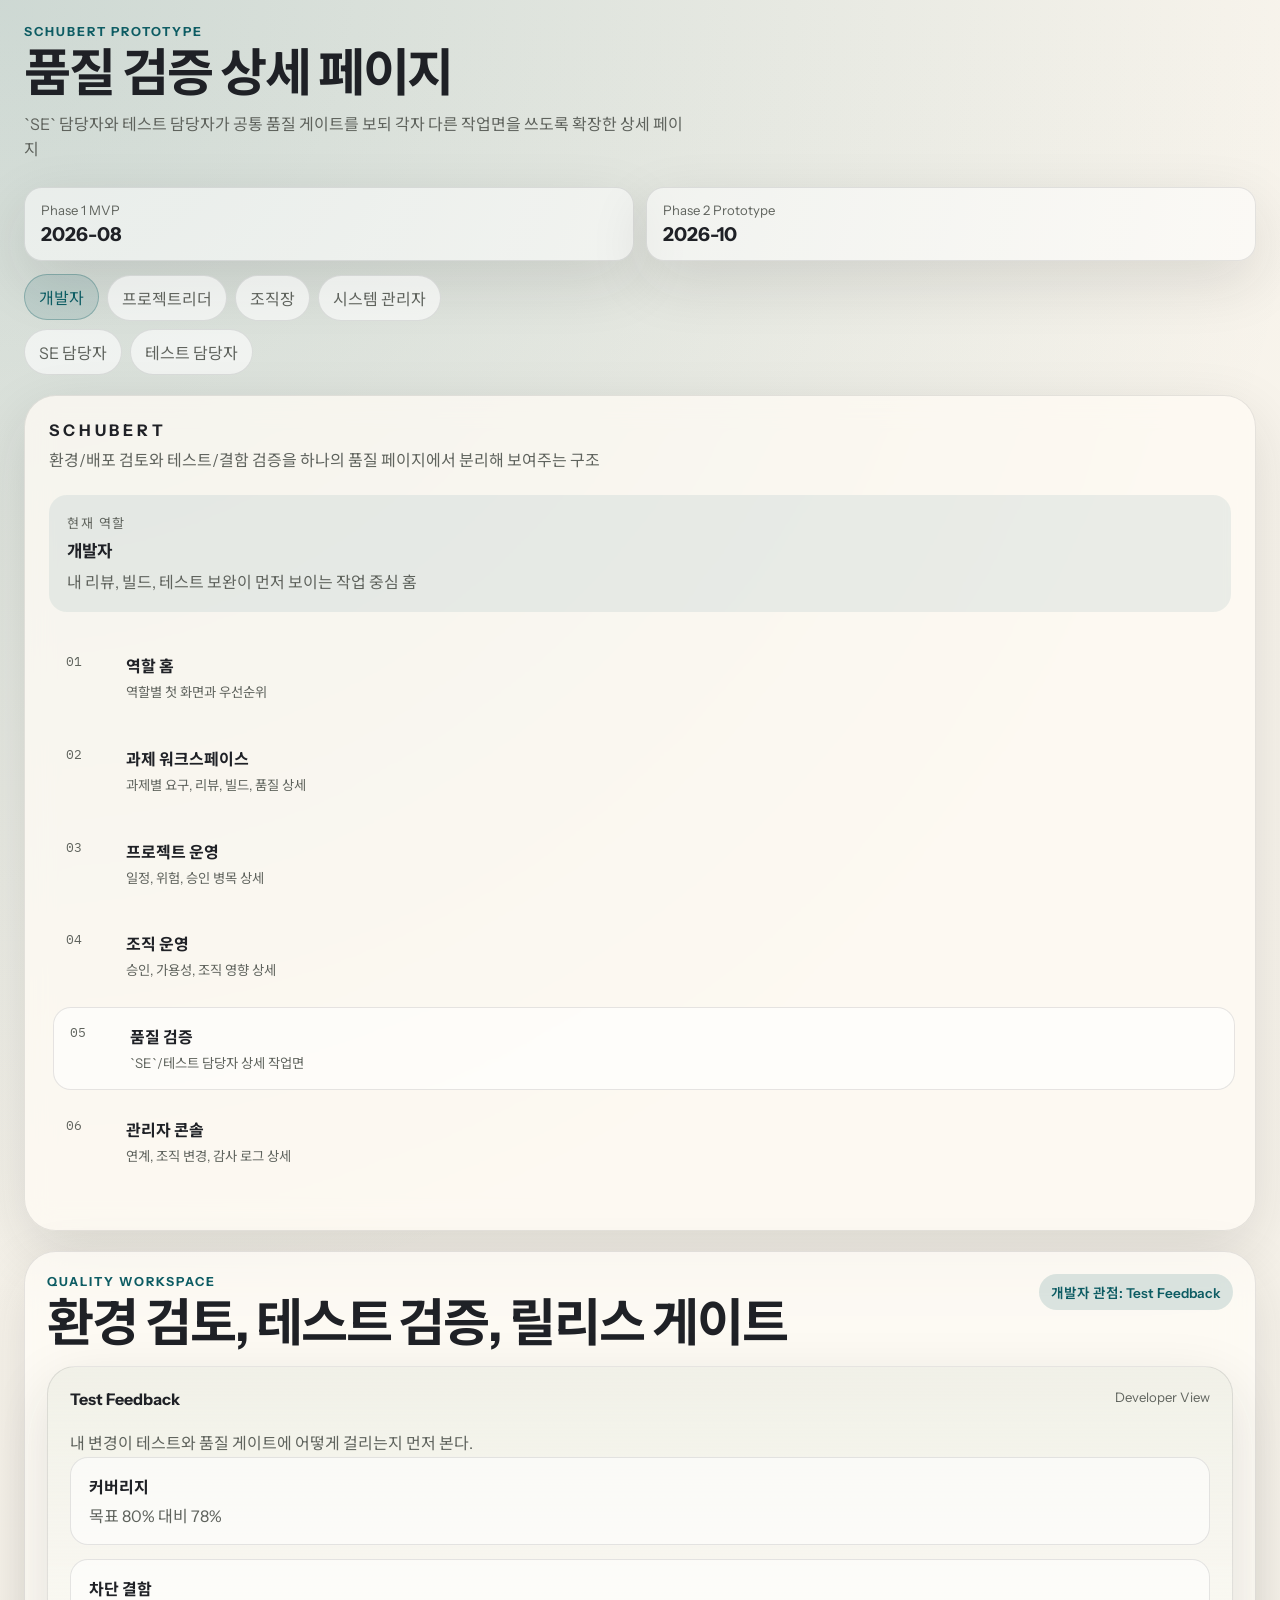
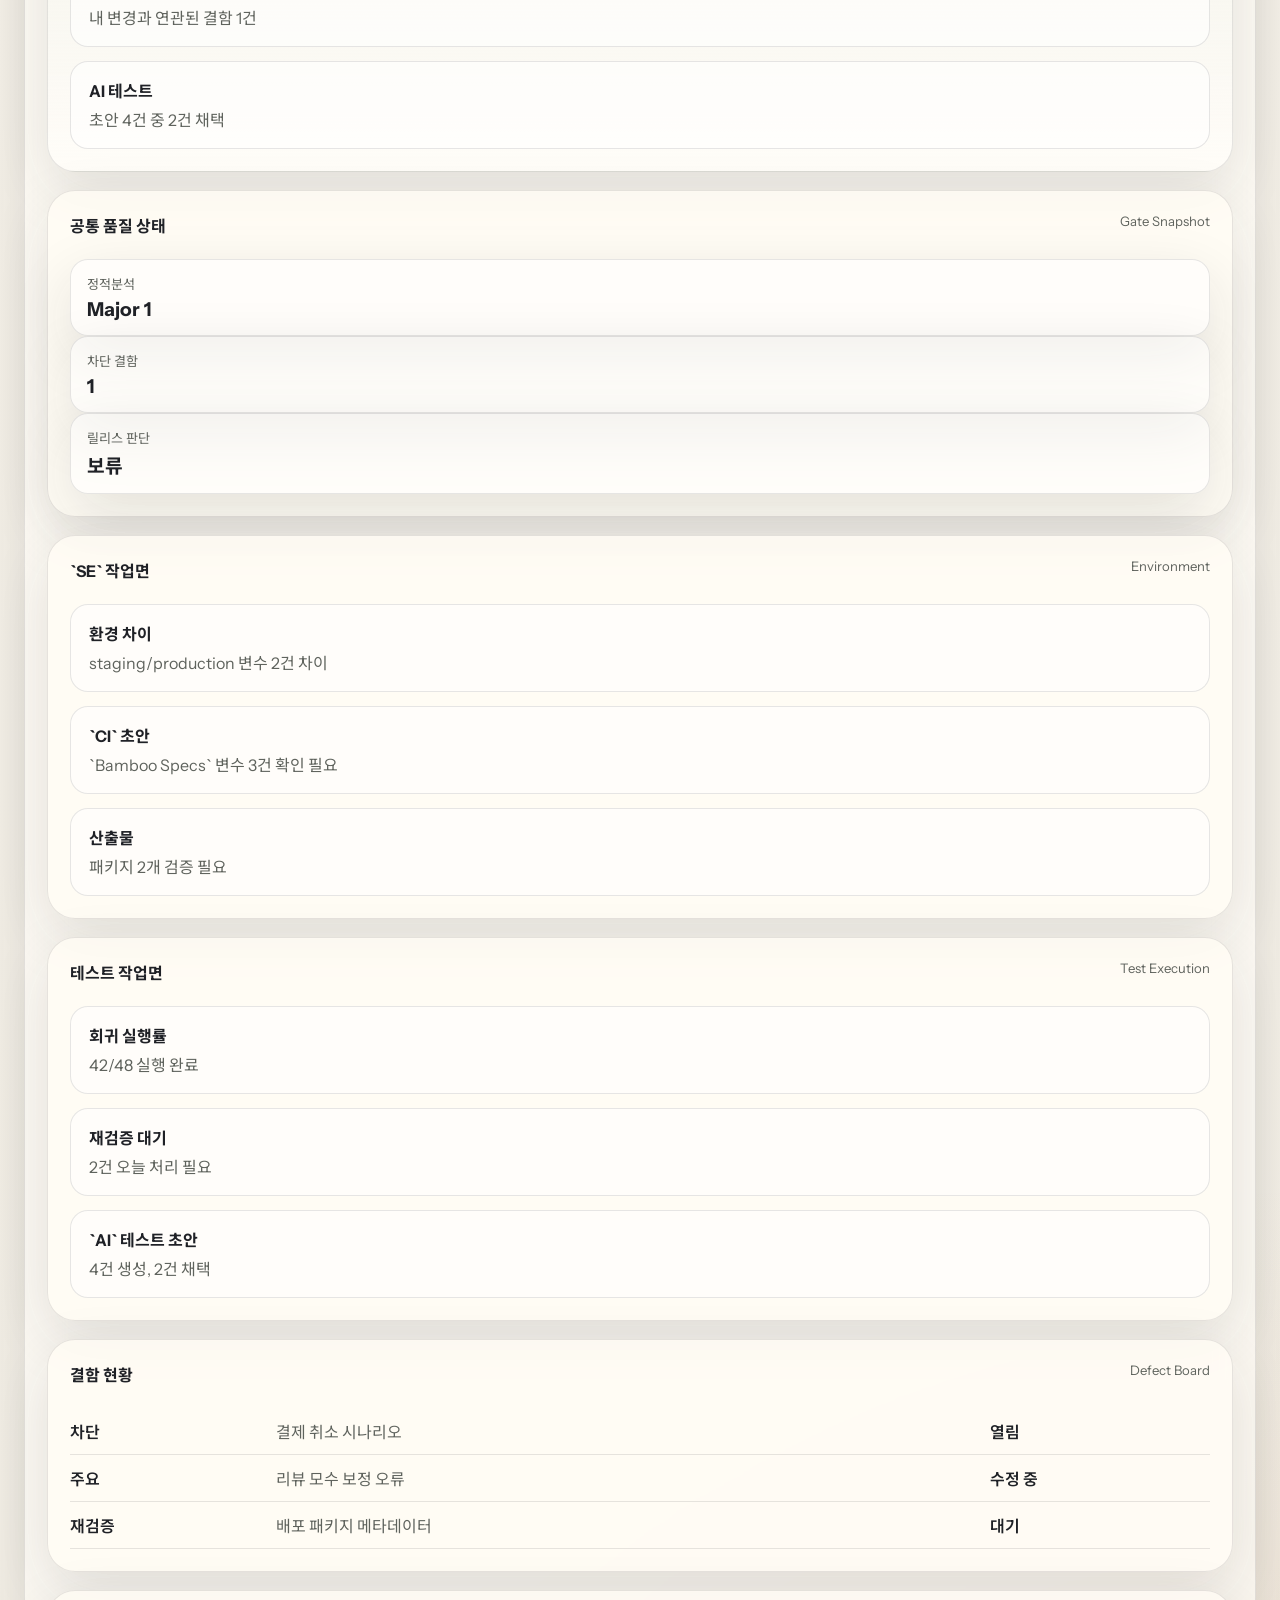
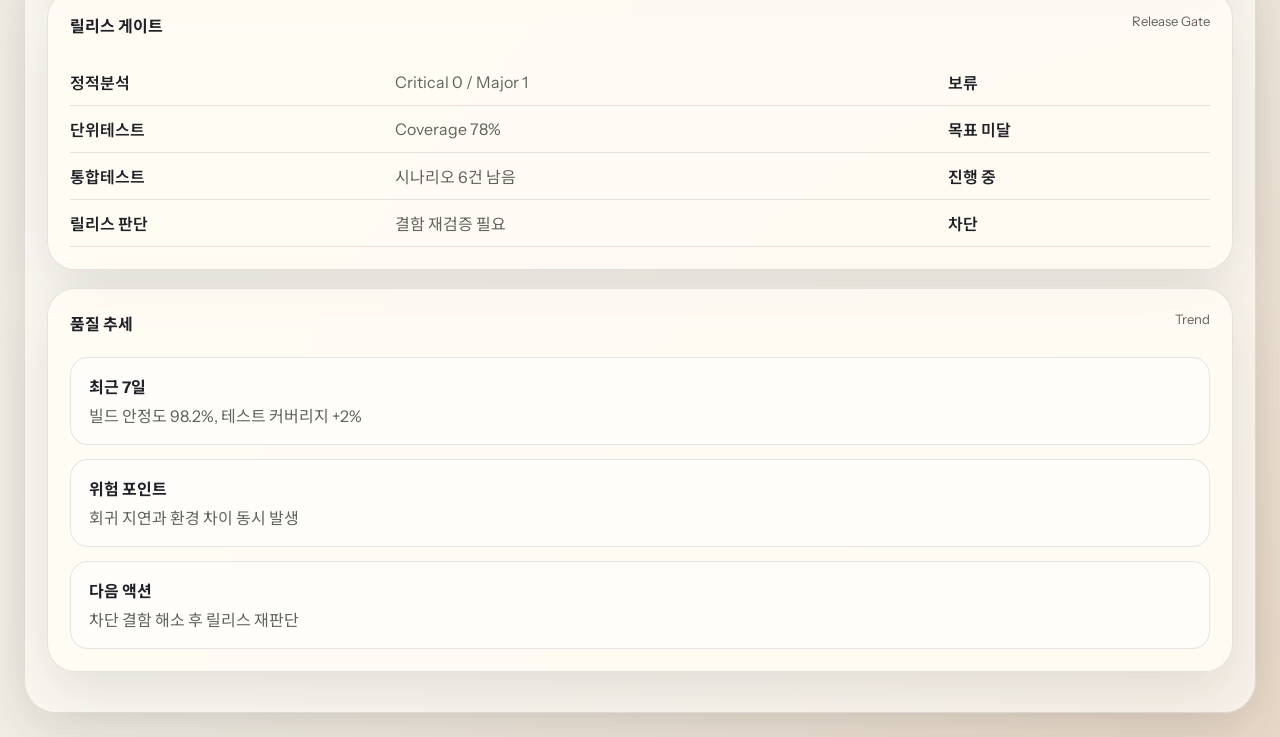
<file: src/ui_prototype/quality.html>
<!DOCTYPE html>
<html lang="ko">
  <head><meta charset="UTF-8" /><meta name="viewport" content="width=device-width, initial-scale=1.0" /><title>Schubert Quality Workspace</title><link rel="preconnect" href="https://fonts.googleapis.com" /><link rel="preconnect" href="https://fonts.gstatic.com" crossorigin /><link href="https://fonts.googleapis.com/css2?family=Instrument+Sans:wght@400;500;600;700&family=IBM+Plex+Mono:wght@400;500&family=Noto+Sans+KR:wght@400;500;700&display=swap" rel="stylesheet" /><link rel="stylesheet" href="./styles.css" /></head>
  <body data-screen="quality">
    <div class="app-shell">
      <header class="topbar">
        <div class="topbar-copy"><p class="eyebrow">Schubert Prototype</p><h1>품질 검증 상세 페이지</h1><p class="topbar-summary">`SE` 담당자와 테스트 담당자가 공통 품질 게이트를 보되 각자 다른 작업면을 쓰도록 확장한 상세 페이지</p></div>
        <div class="topbar-side"><div class="topbar-meta"><div><span>Phase 1 MVP</span><strong>2026-08</strong></div><div><span>Phase 2 Prototype</span><strong>2026-10</strong></div></div><div class="role-switcher" aria-label="역할 전환"><button class="role-chip" data-role="developer">개발자</button><button class="role-chip" data-role="project-lead">프로젝트리더</button><button class="role-chip" data-role="org-head">조직장</button><button class="role-chip" data-role="sys-admin">시스템 관리자</button><button class="role-chip" data-role="se">SE 담당자</button><button class="role-chip" data-role="qa">테스트 담당자</button></div></div>
      </header>
      <div class="layout">
        <aside class="sidebar">
          <div class="brand-block"><p class="brand-name">SCHUBERT</p><p class="brand-copy">환경/배포 검토와 테스트/결함 검증을 하나의 품질 페이지에서 분리해 보여주는 구조</p></div>
          <div class="sidebar-role"><p class="sidebar-label">현재 역할</p><strong id="role-name">개발자</strong><p id="role-summary">내 리뷰, 빌드, 테스트 보완이 먼저 보이는 작업 중심 홈</p></div>
          <nav class="screen-nav" aria-label="프로토타입 화면">
            <a class="nav-item" data-screen="overview" href="./index.html"><span class="nav-index">01</span><span><strong>역할 홈</strong><small>역할별 첫 화면과 우선순위</small></span></a>
            <a class="nav-item" data-screen="tasks" href="./tasks.html"><span class="nav-index">02</span><span><strong>과제 워크스페이스</strong><small>과제별 요구, 리뷰, 빌드, 품질 상세</small></span></a>
            <a class="nav-item" data-screen="delivery" href="./delivery.html"><span class="nav-index">03</span><span><strong>프로젝트 운영</strong><small>일정, 위험, 승인 병목 상세</small></span></a>
            <a class="nav-item" data-screen="organization" href="./organization.html"><span class="nav-index">04</span><span><strong>조직 운영</strong><small>승인, 가용성, 조직 영향 상세</small></span></a>
            <a class="nav-item" data-screen="quality" href="./quality.html"><span class="nav-index">05</span><span><strong>품질 검증</strong><small>`SE`/테스트 담당자 상세 작업면</small></span></a>
            <a class="nav-item" data-screen="admin" href="./admin.html"><span class="nav-index">06</span><span><strong>관리자 콘솔</strong><small>연계, 조직 변경, 감사 로그 상세</small></span></a>
          </nav>
        </aside>
        <main class="workspace">
          <div class="screen-header"><div><p class="eyebrow">Quality Workspace</p><h2>환경 검토, 테스트 검증, 릴리스 게이트</h2></div><div class="status-chip" id="page-role-chip">SE 담당자 집중: Environment Review</div></div>
          <div class="detail-grid two-col">
            <section class="panel emphasis"><div class="panel-head"><h3 id="page-role-title">Environment Review</h3><span id="page-role-kicker">Quality Focus</span></div><p class="panel-copy" id="page-role-summary">환경 차이, CI 초안, 릴리스 체크리스트를 먼저 본다.</p><div class="bullet-stack" id="page-role-points"></div></section>
            <section class="panel"><div class="panel-head"><h3>공통 품질 상태</h3><span>Gate Snapshot</span></div><div class="metric-block"><div><span>정적분석</span><strong>Major 1</strong></div><div><span>차단 결함</span><strong>1</strong></div><div><span>릴리스 판단</span><strong>보류</strong></div></div></section>
          </div>
          <div class="detail-grid three-col">
            <section class="panel"><div class="panel-head"><h3>`SE` 작업면</h3><span>Environment</span></div><div class="bullet-stack"><div><strong>환경 차이</strong><p>staging/production 변수 2건 차이</p></div><div><strong>`CI` 초안</strong><p>`Bamboo Specs` 변수 3건 확인 필요</p></div><div><strong>산출물</strong><p>패키지 2개 검증 필요</p></div></div></section>
            <section class="panel"><div class="panel-head"><h3>테스트 작업면</h3><span>Test Execution</span></div><div class="bullet-stack"><div><strong>회귀 실행률</strong><p>42/48 실행 완료</p></div><div><strong>재검증 대기</strong><p>2건 오늘 처리 필요</p></div><div><strong>`AI` 테스트 초안</strong><p>4건 생성, 2건 채택</p></div></div></section>
            <section class="panel"><div class="panel-head"><h3>결함 현황</h3><span>Defect Board</span></div><table class="status-table"><tbody><tr><td>차단</td><td>결제 취소 시나리오</td><td class="danger-text">열림</td></tr><tr><td>주요</td><td>리뷰 모수 보정 오류</td><td class="warn">수정 중</td></tr><tr><td>재검증</td><td>배포 패키지 메타데이터</td><td class="warn">대기</td></tr></tbody></table></section>
          </div>
          <div class="detail-grid two-col">
            <section class="panel"><div class="panel-head"><h3>릴리스 게이트</h3><span>Release Gate</span></div><table class="status-table"><tbody><tr><td>정적분석</td><td>Critical 0 / Major 1</td><td class="warn">보류</td></tr><tr><td>단위테스트</td><td>Coverage 78%</td><td class="warn">목표 미달</td></tr><tr><td>통합테스트</td><td>시나리오 6건 남음</td><td class="warn">진행 중</td></tr><tr><td>릴리스 판단</td><td>결함 재검증 필요</td><td class="danger-text">차단</td></tr></tbody></table></section>
            <section class="panel"><div class="panel-head"><h3>품질 추세</h3><span>Trend</span></div><div class="bullet-stack"><div><strong>최근 7일</strong><p>빌드 안정도 98.2%, 테스트 커버리지 +2%</p></div><div><strong>위험 포인트</strong><p>회귀 지연과 환경 차이 동시 발생</p></div><div><strong>다음 액션</strong><p>차단 결함 해소 후 릴리스 재판단</p></div></div></section>
          </div>
        </main>
      </div>
    </div>
    <script src="./app.js"></script>
  </body>
</html>
</file>
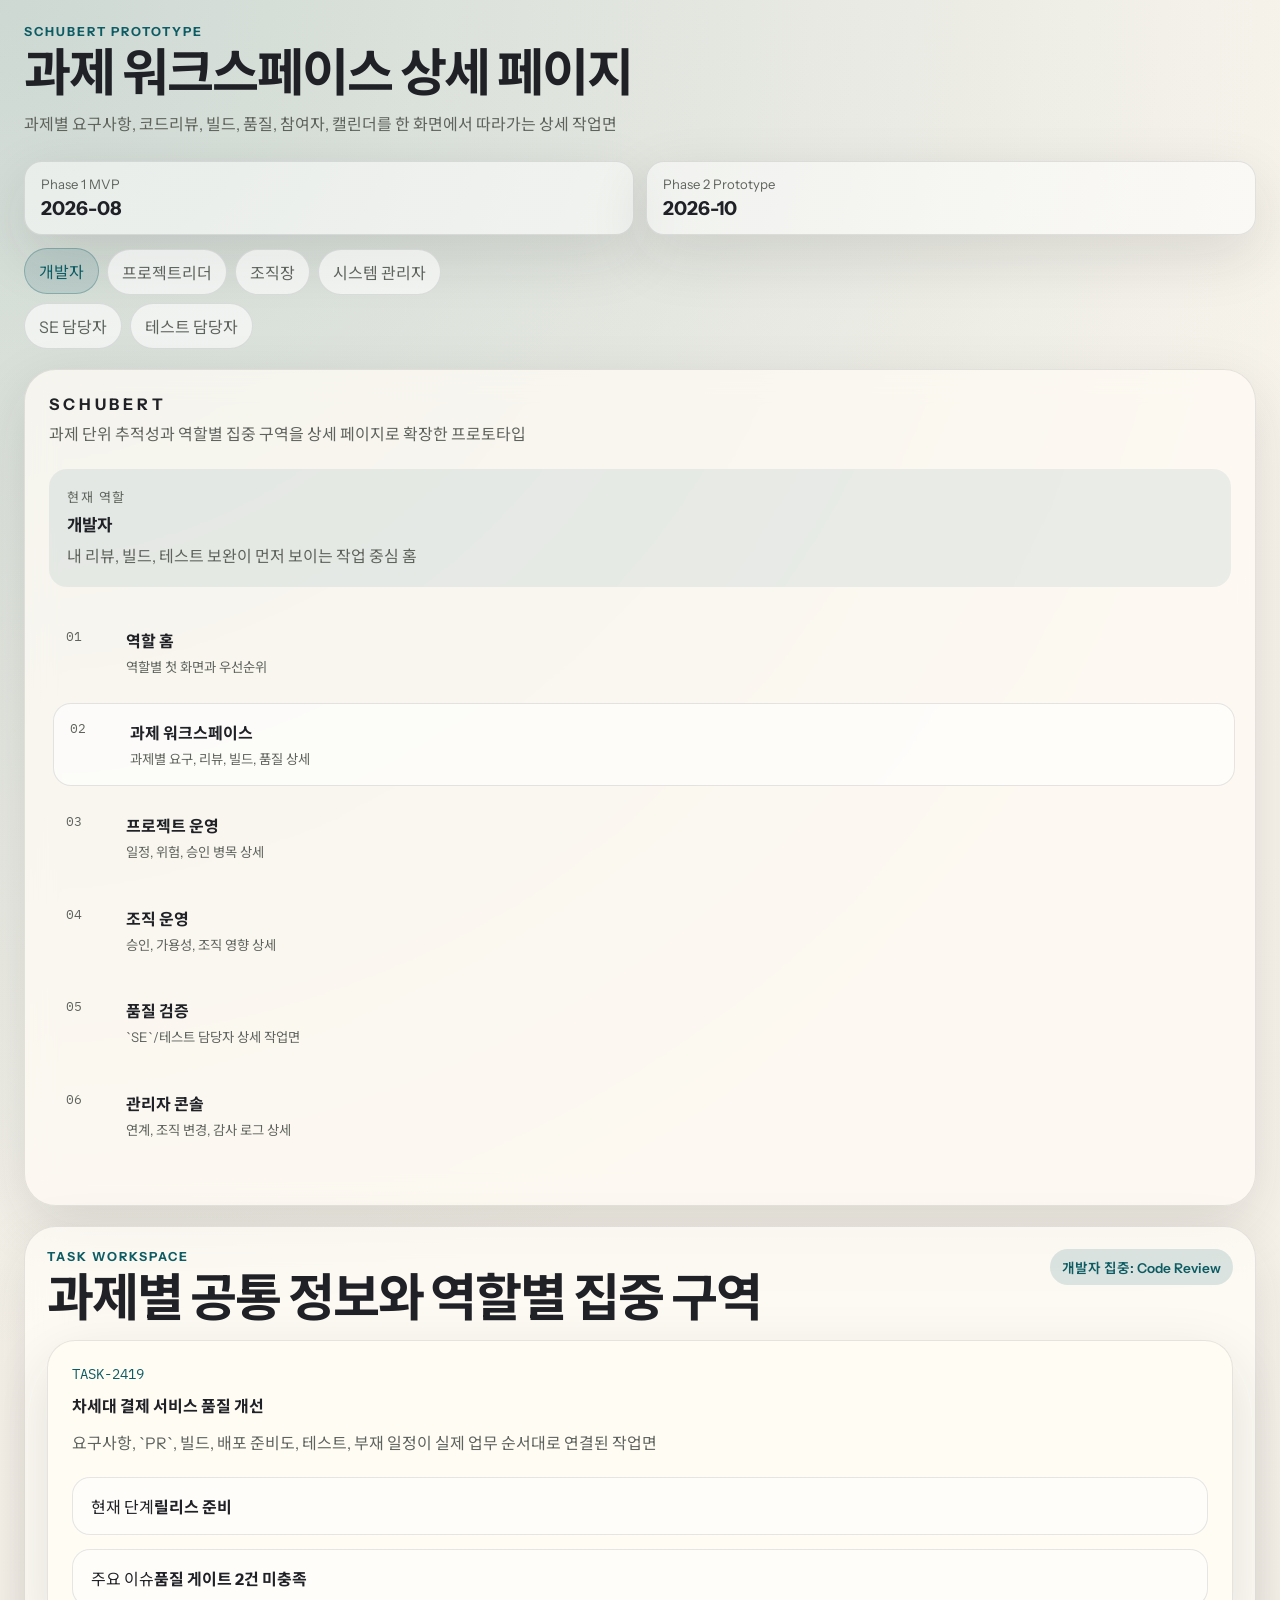
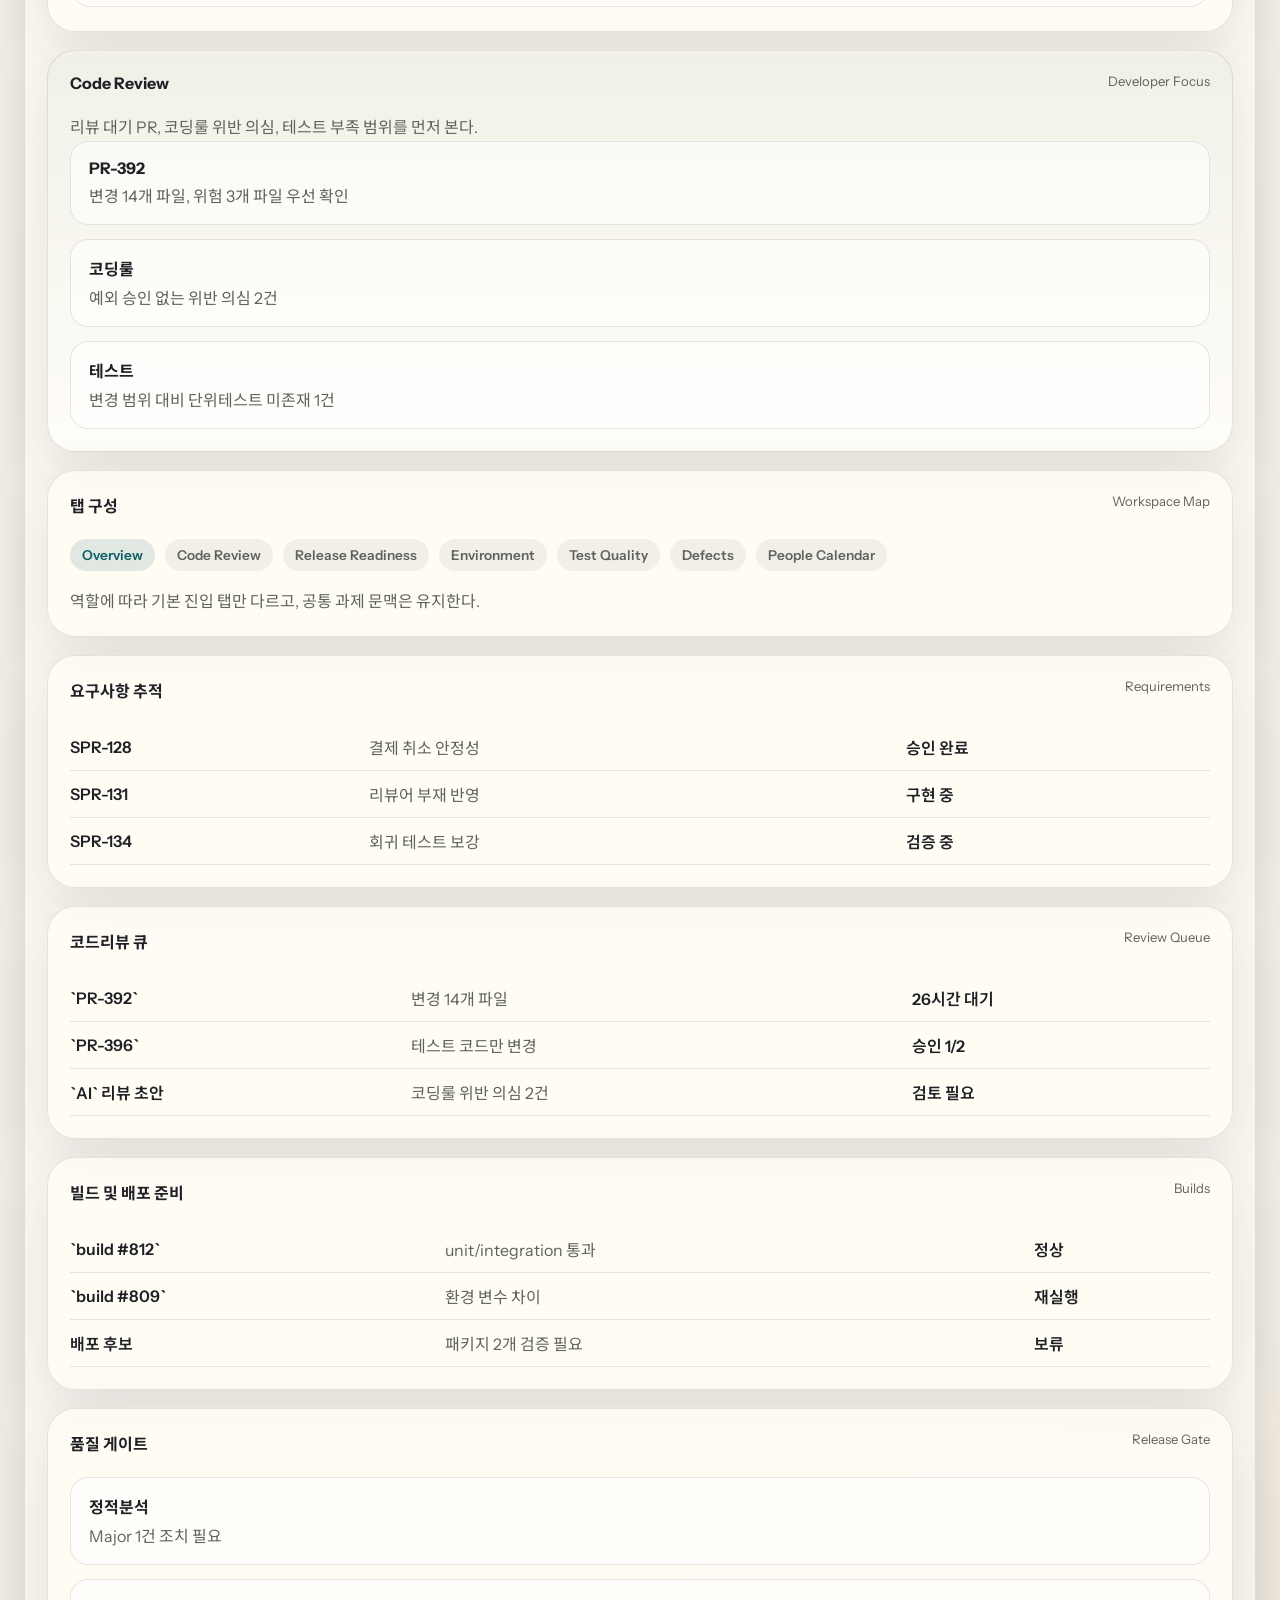
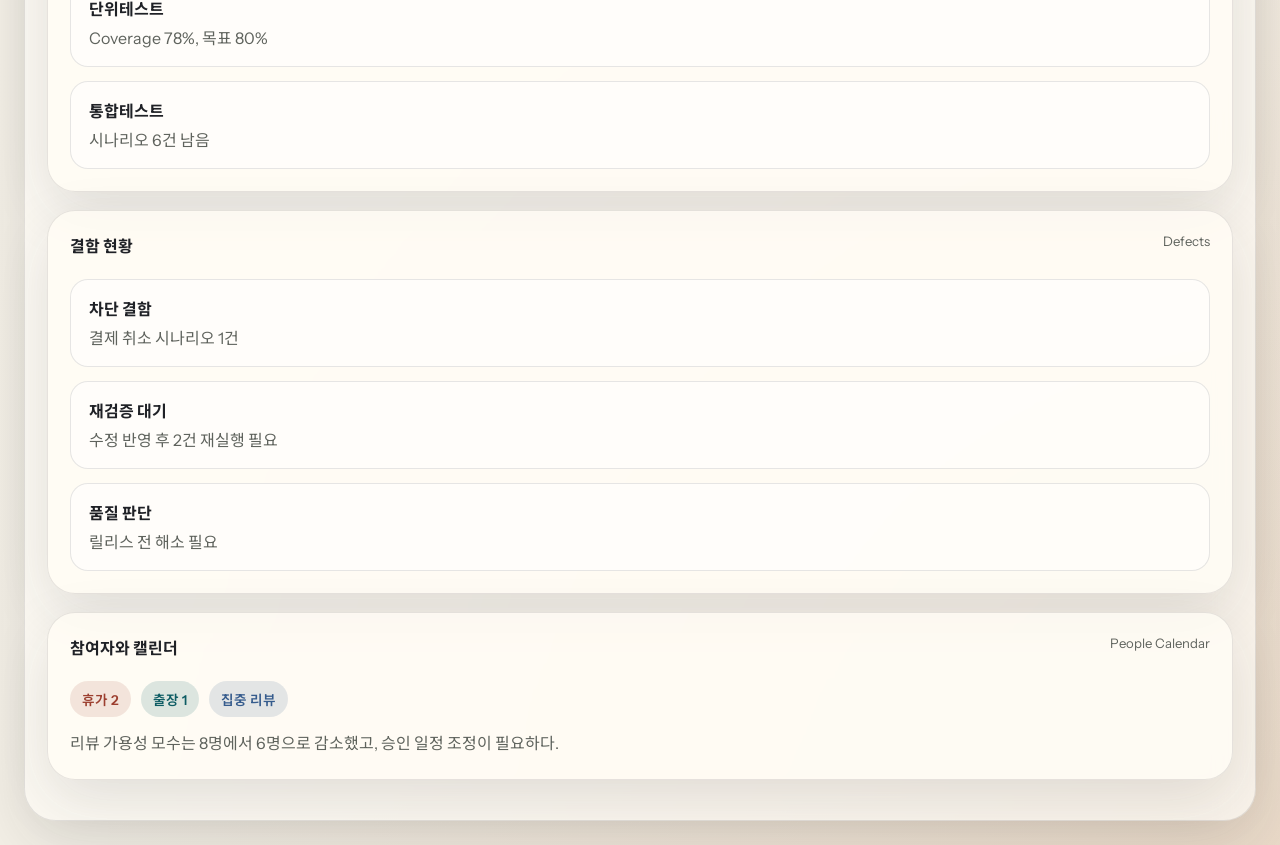
<file: src/ui_prototype/tasks.html>
<!DOCTYPE html>
<html lang="ko">
  <head>
    <meta charset="UTF-8" />
    <meta name="viewport" content="width=device-width, initial-scale=1.0" />
    <title>Schubert Task Workspace</title>
    <link rel="preconnect" href="https://fonts.googleapis.com" />
    <link rel="preconnect" href="https://fonts.gstatic.com" crossorigin />
    <link
      href="https://fonts.googleapis.com/css2?family=Instrument+Sans:wght@400;500;600;700&family=IBM+Plex+Mono:wght@400;500&family=Noto+Sans+KR:wght@400;500;700&display=swap"
      rel="stylesheet"
    />
    <link rel="stylesheet" href="./styles.css" />
  </head>
  <body data-screen="tasks">
    <div class="app-shell">
      <header class="topbar">
        <div class="topbar-copy">
          <p class="eyebrow">Schubert Prototype</p>
          <h1>과제 워크스페이스 상세 페이지</h1>
          <p class="topbar-summary">과제별 요구사항, 코드리뷰, 빌드, 품질, 참여자, 캘린더를 한 화면에서 따라가는 상세 작업면</p>
        </div>
        <div class="topbar-side">
          <div class="topbar-meta">
            <div><span>Phase 1 MVP</span><strong>2026-08</strong></div>
            <div><span>Phase 2 Prototype</span><strong>2026-10</strong></div>
          </div>
          <div class="role-switcher" aria-label="역할 전환">
            <button class="role-chip" data-role="developer">개발자</button>
            <button class="role-chip" data-role="project-lead">프로젝트리더</button>
            <button class="role-chip" data-role="org-head">조직장</button>
            <button class="role-chip" data-role="sys-admin">시스템 관리자</button>
            <button class="role-chip" data-role="se">SE 담당자</button>
            <button class="role-chip" data-role="qa">테스트 담당자</button>
          </div>
        </div>
      </header>
      <div class="layout">
        <aside class="sidebar">
          <div class="brand-block">
            <p class="brand-name">SCHUBERT</p>
            <p class="brand-copy">과제 단위 추적성과 역할별 집중 구역을 상세 페이지로 확장한 프로토타입</p>
          </div>
          <div class="sidebar-role">
            <p class="sidebar-label">현재 역할</p>
            <strong id="role-name">개발자</strong>
            <p id="role-summary">내 리뷰, 빌드, 테스트 보완이 먼저 보이는 작업 중심 홈</p>
          </div>
          <nav class="screen-nav" aria-label="프로토타입 화면">
            <a class="nav-item" data-screen="overview" href="./index.html"><span class="nav-index">01</span><span><strong>역할 홈</strong><small>역할별 첫 화면과 우선순위</small></span></a>
            <a class="nav-item" data-screen="tasks" href="./tasks.html"><span class="nav-index">02</span><span><strong>과제 워크스페이스</strong><small>과제별 요구, 리뷰, 빌드, 품질 상세</small></span></a>
            <a class="nav-item" data-screen="delivery" href="./delivery.html"><span class="nav-index">03</span><span><strong>프로젝트 운영</strong><small>일정, 위험, 승인 병목 상세</small></span></a>
            <a class="nav-item" data-screen="organization" href="./organization.html"><span class="nav-index">04</span><span><strong>조직 운영</strong><small>승인, 가용성, 조직 영향 상세</small></span></a>
            <a class="nav-item" data-screen="quality" href="./quality.html"><span class="nav-index">05</span><span><strong>품질 검증</strong><small>`SE`/테스트 담당자 상세 작업면</small></span></a>
            <a class="nav-item" data-screen="admin" href="./admin.html"><span class="nav-index">06</span><span><strong>관리자 콘솔</strong><small>연계, 조직 변경, 감사 로그 상세</small></span></a>
          </nav>
        </aside>
        <main class="workspace">
          <div class="screen-header">
            <div>
              <p class="eyebrow">Task Workspace</p>
              <h2>과제별 공통 정보와 역할별 집중 구역</h2>
            </div>
            <div class="status-chip" id="page-role-chip">개발자 집중: Code Review</div>
          </div>
          <div class="task-hero">
            <div>
              <p class="task-code">TASK-2419</p>
              <h3>차세대 결제 서비스 품질 개선</h3>
              <p class="task-copy">요구사항, `PR`, 빌드, 배포 준비도, 테스트, 부재 일정이 실제 업무 순서대로 연결된 작업면</p>
            </div>
            <div class="task-state">
              <div><span>현재 단계</span><strong>릴리스 준비</strong></div>
              <div><span>주요 이슈</span><strong>품질 게이트 2건 미충족</strong></div>
            </div>
          </div>
          <div class="detail-grid two-col">
            <section class="panel emphasis">
              <div class="panel-head"><h3 id="page-role-title">Code Review</h3><span id="page-role-kicker">Developer Focus</span></div>
              <p class="panel-copy" id="page-role-summary">리뷰 대기 `PR`, 코딩룰 위반 의심, 테스트 부족 범위를 먼저 본다.</p>
              <div class="bullet-stack" id="page-role-points"></div>
            </section>
            <section class="panel">
              <div class="panel-head"><h3>탭 구성</h3><span>Workspace Map</span></div>
              <div class="tab-ribbon">
                <span class="tab-pill active">Overview</span>
                <span class="tab-pill">Code Review</span>
                <span class="tab-pill">Release Readiness</span>
                <span class="tab-pill">Environment</span>
                <span class="tab-pill">Test Quality</span>
                <span class="tab-pill">Defects</span>
                <span class="tab-pill">People Calendar</span>
              </div>
              <p class="panel-copy">역할에 따라 기본 진입 탭만 다르고, 공통 과제 문맥은 유지한다.</p>
            </section>
          </div>
          <div class="detail-grid three-col">
            <section class="panel">
              <div class="panel-head"><h3>요구사항 추적</h3><span>Requirements</span></div>
              <table class="status-table">
                <tbody>
                  <tr><td>SPR-128</td><td>결제 취소 안정성</td><td class="ok">승인 완료</td></tr>
                  <tr><td>SPR-131</td><td>리뷰어 부재 반영</td><td class="warn">구현 중</td></tr>
                  <tr><td>SPR-134</td><td>회귀 테스트 보강</td><td class="warn">검증 중</td></tr>
                </tbody>
              </table>
            </section>
            <section class="panel">
              <div class="panel-head"><h3>코드리뷰 큐</h3><span>Review Queue</span></div>
              <table class="status-table">
                <tbody>
                  <tr><td>`PR-392`</td><td>변경 14개 파일</td><td class="warn">26시간 대기</td></tr>
                  <tr><td>`PR-396`</td><td>테스트 코드만 변경</td><td class="ok">승인 1/2</td></tr>
                  <tr><td>`AI` 리뷰 초안</td><td>코딩룰 위반 의심 2건</td><td class="warn">검토 필요</td></tr>
                </tbody>
              </table>
            </section>
            <section class="panel">
              <div class="panel-head"><h3>빌드 및 배포 준비</h3><span>Builds</span></div>
              <table class="status-table">
                <tbody>
                  <tr><td>`build #812`</td><td>unit/integration 통과</td><td class="ok">정상</td></tr>
                  <tr><td>`build #809`</td><td>환경 변수 차이</td><td class="warn">재실행</td></tr>
                  <tr><td>배포 후보</td><td>패키지 2개 검증 필요</td><td class="warn">보류</td></tr>
                </tbody>
              </table>
            </section>
          </div>
          <div class="detail-grid three-col">
            <section class="panel">
              <div class="panel-head"><h3>품질 게이트</h3><span>Release Gate</span></div>
              <div class="bullet-stack">
                <div><strong>정적분석</strong><p>Major 1건 조치 필요</p></div>
                <div><strong>단위테스트</strong><p>Coverage 78%, 목표 80%</p></div>
                <div><strong>통합테스트</strong><p>시나리오 6건 남음</p></div>
              </div>
            </section>
            <section class="panel">
              <div class="panel-head"><h3>결함 현황</h3><span>Defects</span></div>
              <div class="bullet-stack">
                <div><strong>차단 결함</strong><p>결제 취소 시나리오 1건</p></div>
                <div><strong>재검증 대기</strong><p>수정 반영 후 2건 재실행 필요</p></div>
                <div><strong>품질 판단</strong><p>릴리스 전 해소 필요</p></div>
              </div>
            </section>
            <section class="panel">
              <div class="panel-head"><h3>참여자와 캘린더</h3><span>People Calendar</span></div>
              <div class="calendar-strip">
                <span class="event leave">휴가 2</span>
                <span class="event trip">출장 1</span>
                <span class="event review">집중 리뷰</span>
              </div>
              <p class="panel-copy">리뷰 가용성 모수는 8명에서 6명으로 감소했고, 승인 일정 조정이 필요하다.</p>
            </section>
          </div>
        </main>
      </div>
    </div>
    <script src="./app.js"></script>
  </body>
</html>
</file>
<file: src/ui_prototype/styles.css>
:root {
  --bg: #f3efe6;
  --surface: rgba(255, 252, 245, 0.82);
  --surface-strong: #fffaf0;
  --ink: #1f2126;
  --muted: #5f635d;
  --line: rgba(31, 33, 38, 0.11);
  --accent: #0d5c63;
  --accent-soft: rgba(13, 92, 99, 0.14);
  --warning: #b86a2d;
  --danger: #9c3f2f;
  --neutral: #365c8d;
  --shadow: 0 20px 60px rgba(35, 36, 31, 0.12);
  --radius-lg: 28px;
  --radius-md: 18px;
  --radius-sm: 12px;
}

* {
  box-sizing: border-box;
}

body {
  margin: 0;
  min-height: 100vh;
  font-family: "Instrument Sans", "Noto Sans KR", sans-serif;
  color: var(--ink);
  background:
    radial-gradient(circle at top left, rgba(13, 92, 99, 0.18), transparent 32%),
    radial-gradient(circle at bottom right, rgba(184, 106, 45, 0.16), transparent 28%),
    linear-gradient(180deg, #f8f4ec 0%, var(--bg) 100%);
}

button {
  font: inherit;
}

a {
  color: inherit;
}

.app-shell {
  padding: 24px;
}

.topbar {
  display: flex;
  justify-content: space-between;
  gap: 24px;
  margin-bottom: 20px;
}

.topbar-copy {
  max-width: 760px;
}

.topbar-side {
  display: grid;
  gap: 14px;
  align-content: start;
}

.topbar h1,
.hero-copy h2,
.screen-header h2,
.section-head h2 {
  margin: 0;
  font-size: clamp(2rem, 4vw, 3.6rem);
  line-height: 0.95;
  letter-spacing: -0.04em;
}

.topbar-summary,
.task-copy,
.panel-copy {
  margin: 14px 0 0;
  max-width: 60ch;
  color: var(--muted);
  line-height: 1.6;
}

.eyebrow {
  margin: 0 0 10px;
  color: var(--accent);
  font-size: 0.78rem;
  font-weight: 700;
  letter-spacing: 0.16em;
  text-transform: uppercase;
}

.topbar-meta {
  display: grid;
  grid-template-columns: repeat(2, minmax(120px, 1fr));
  gap: 12px;
  min-width: 320px;
}

.topbar-meta div,
.hero-metrics article,
.metric-block div {
  padding: 14px 16px;
  border: 1px solid var(--line);
  border-radius: var(--radius-md);
  background: rgba(255, 255, 255, 0.5);
  box-shadow: var(--shadow);
}

.topbar-meta span,
.hero-metrics span,
.metric-block span,
.panel-head span,
.section-head p,
.alert-card small {
  display: block;
  color: var(--muted);
  font-size: 0.82rem;
}

.topbar-meta strong,
.hero-metrics strong,
.metric-block strong {
  display: block;
  margin-top: 4px;
  font-size: 1.2rem;
}

.role-switcher {
  display: flex;
  flex-wrap: wrap;
  gap: 8px;
  max-width: 420px;
}

.control-grid {
  display: grid;
  grid-template-columns: minmax(0, 1fr) minmax(220px, 0.55fr) auto;
  gap: 14px;
  align-items: end;
  margin-bottom: 16px;
}

.control-field {
  display: grid;
  gap: 8px;
}

.control-field span,
.status-copy,
.empty-state {
  color: var(--muted);
  line-height: 1.5;
}

.control-input {
  width: 100%;
  min-height: 46px;
  padding: 12px 14px;
  border: 1px solid var(--line);
  border-radius: var(--radius-sm);
  background: rgba(255, 255, 255, 0.72);
  color: var(--ink);
}

select.control-input {
  appearance: none;
  -webkit-appearance: none;
  -moz-appearance: none;
  padding-right: 40px;
  background-image:
    linear-gradient(45deg, transparent 50%, var(--muted) 50%),
    linear-gradient(135deg, var(--muted) 50%, transparent 50%);
  background-position:
    calc(100% - 18px) calc(50% - 2px),
    calc(100% - 12px) calc(50% - 2px);
  background-size: 6px 6px, 6px 6px;
  background-repeat: no-repeat;
}

.control-actions {
  display: flex;
  gap: 10px;
  align-self: end;
  align-items: center;
  flex-wrap: wrap;
}

.filter-summary-bar {
  display: flex;
  align-items: center;
  gap: 10px;
  margin: 0 0 14px;
  padding: 10px 12px;
  border: 1px solid var(--line);
  border-radius: var(--radius-md);
  background: rgba(255, 255, 255, 0.54);
}

.filter-summary-bar p {
  margin: 0;
  color: var(--muted);
  line-height: 1.45;
}

.control-button {
  min-height: 46px;
  padding: 12px 16px;
  border: 1px solid rgba(13, 92, 99, 0.22);
  border-radius: 999px;
  background: rgba(13, 92, 99, 0.12);
  color: var(--accent);
  cursor: pointer;
  white-space: nowrap;
}

.control-button:hover {
  background: rgba(13, 92, 99, 0.18);
}

.control-button.secondary {
  border-color: rgba(31, 33, 38, 0.14);
  background: rgba(31, 33, 38, 0.06);
  color: var(--muted);
}

.control-button.secondary:hover {
  background: rgba(31, 33, 38, 0.12);
}

.status-copy {
  margin: 0 0 18px;
}

.role-chip {
  padding: 10px 14px;
  border: 1px solid var(--line);
  border-radius: 999px;
  background: rgba(255, 255, 255, 0.6);
  color: var(--muted);
  cursor: pointer;
  transition: background 180ms ease, border-color 180ms ease, color 180ms ease, transform 180ms ease;
}

.role-chip.active,
.role-chip:hover {
  background: rgba(13, 92, 99, 0.12);
  border-color: rgba(13, 92, 99, 0.3);
  color: var(--accent);
  transform: translateY(-1px);
}

.layout {
  display: grid;
  grid-template-columns: 310px minmax(0, 1fr);
  gap: 20px;
}

.layout > *,
.sidebar,
.workspace {
  min-width: 0;
}

.sidebar,
.workspace {
  min-height: calc(100svh - 120px);
}

.sidebar {
  padding: 24px;
  border: 1px solid var(--line);
  border-radius: 32px;
  background: rgba(255, 251, 245, 0.74);
  box-shadow: var(--shadow);
  backdrop-filter: blur(14px);
}

.brand-name {
  margin: 0 0 8px;
  font-size: 1rem;
  font-weight: 700;
  letter-spacing: 0.24em;
}

.brand-copy {
  margin: 0;
  color: var(--muted);
  line-height: 1.55;
}

.sidebar-role {
  margin-top: 22px;
  padding: 18px;
  border-radius: var(--radius-md);
  background: rgba(13, 92, 99, 0.08);
}

.sidebar-role strong {
  display: block;
  margin-bottom: 8px;
  font-size: 1.05rem;
}

.sidebar-label {
  margin: 0 0 6px;
  color: var(--muted);
  font-size: 0.82rem;
  text-transform: uppercase;
  letter-spacing: 0.12em;
}

.sidebar-role p:last-child {
  margin: 0;
  color: var(--muted);
  line-height: 1.55;
}

.screen-nav {
  display: grid;
  gap: 10px;
  margin: 24px 0;
}

.nav-item {
  display: grid;
  grid-template-columns: 48px 1fr;
  align-items: start;
  gap: 12px;
  padding: 16px;
  border: 1px solid transparent;
  border-radius: var(--radius-md);
  background: transparent;
  color: inherit;
  text-align: left;
  cursor: pointer;
  transition: transform 180ms ease, background 180ms ease, border-color 180ms ease;
  text-decoration: none;
}

.nav-item:hover,
.nav-item.active {
  border-color: var(--line);
  background: rgba(255, 255, 255, 0.55);
  transform: translateX(4px);
}

.nav-index {
  color: var(--muted);
  font-family: "IBM Plex Mono", monospace;
  font-size: 0.82rem;
}

.nav-item strong,
.panel-head h3,
.section-head h2,
.task-hero h3 {
  display: block;
  margin: 0 0 4px;
  font-size: 1rem;
}

.nav-item small {
  color: var(--muted);
  line-height: 1.4;
}

.sidebar-note {
  padding-top: 20px;
  border-top: 1px solid var(--line);
}

.sidebar-note h2 {
  margin: 0 0 12px;
  font-size: 0.95rem;
}

.sidebar-note ul,
.rule-list,
.impact-list,
.people-list {
  margin: 0;
  padding-left: 18px;
  color: var(--muted);
  line-height: 1.6;
}

.workspace {
  position: relative;
  padding: 22px;
  border: 1px solid var(--line);
  border-radius: 32px;
  background: rgba(255, 253, 247, 0.72);
  box-shadow: var(--shadow);
  backdrop-filter: blur(18px);
}

.screen {
  display: none;
  animation: reveal 240ms ease;
}

.screen.active {
  display: block;
}

@keyframes reveal {
  from {
    opacity: 0;
    transform: translateY(8px);
  }
  to {
    opacity: 1;
    transform: translateY(0);
  }
}

.hero-panel,
.panel,
.alert-card,
.section-block,
.task-hero {
  border: 1px solid var(--line);
  border-radius: var(--radius-lg);
  background: var(--surface);
  box-shadow: var(--shadow);
}

.hero-panel {
  display: grid;
  grid-template-columns: 1.35fr 0.85fr;
  gap: 24px;
  padding: 28px;
  margin-bottom: 18px;
  background:
    linear-gradient(135deg, rgba(13, 92, 99, 0.9), rgba(24, 34, 40, 0.92)),
    #1b2328;
  color: #f8f6ef;
}

.hero-copy p:last-child {
  max-width: 52ch;
  color: rgba(248, 246, 239, 0.82);
  line-height: 1.6;
}

.hero-metrics {
  display: grid;
  gap: 12px;
}

.hero-metrics article {
  background: rgba(255, 255, 255, 0.08);
  color: #f8f6ef;
}

.section-block {
  padding: 24px;
  margin-bottom: 18px;
}

.section-head {
  margin-bottom: 18px;
}

.strip-grid,
.workspace-grid,
.task-state,
.signal-list,
.action-list,
.bullet-stack,
.mini-list,
.timeline-list {
  display: grid;
  gap: 14px;
}

.strip-grid {
  grid-template-columns: repeat(3, minmax(0, 1fr));
}

.workspace-grid {
  grid-template-columns: repeat(3, minmax(0, 1fr));
}

.detail-grid {
  display: grid;
  gap: 18px;
  margin-bottom: 18px;
}

.detail-grid.two-col {
  grid-template-columns: 1.1fr 0.9fr;
}

.detail-grid.three-col {
  grid-template-columns: repeat(3, minmax(0, 1fr));
}

.detail-grid.four-col {
  grid-template-columns: repeat(4, minmax(0, 1fr));
}

.panel {
  padding: 22px;
}

.panel.nested {
  padding: 18px;
  border-radius: var(--radius-md);
  background: rgba(255, 255, 255, 0.58);
  box-shadow: none;
}

.panel.emphasis {
  background:
    linear-gradient(180deg, rgba(13, 92, 99, 0.06), rgba(255, 255, 255, 0.55)),
    var(--surface-strong);
}

.panel-head,
.screen-header {
  display: flex;
  justify-content: space-between;
  align-items: flex-start;
  gap: 16px;
  margin-bottom: 18px;
}

.panel-head.compact {
  margin-bottom: 12px;
}

.priority-card,
.signal-card,
.focus-card,
.bullet-stack > div,
.mini-list > div,
.timeline-list > div,
.action-list > div,
.task-state div {
  padding: 16px 18px;
  border: 1px solid var(--line);
  border-radius: var(--radius-md);
  background: rgba(255, 255, 255, 0.58);
}

.priority-card p,
.signal-card p,
.focus-card p,
.bullet-stack p,
.mini-list p,
.timeline-list p,
.action-list p {
  margin: 6px 0 0;
  color: var(--muted);
  line-height: 1.5;
}

.priority-card strong,
.signal-card strong,
.focus-card strong,
.bullet-stack strong,
.mini-list strong,
.timeline-list strong,
.action-list strong,
.task-state strong {
  font-size: 1rem;
}

.priority-card .priority-meta {
  margin-top: 10px;
  font-size: 0.82rem;
  color: var(--accent);
}

.signal-card.warning {
  background: rgba(184, 106, 45, 0.08);
}

.signal-card.danger {
  background: rgba(156, 63, 47, 0.08);
}

.signal-card.neutral {
  background: rgba(54, 92, 141, 0.08);
}

.status-chip,
.toggle-pill,
.tab-pill,
.event {
  display: inline-flex;
  align-items: center;
  padding: 8px 12px;
  border-radius: 999px;
  background: var(--accent-soft);
  color: var(--accent);
  font-size: 0.85rem;
  font-weight: 600;
}

.status-chip.danger {
  background: rgba(156, 63, 47, 0.12);
  color: var(--danger);
}

.status-chip.warn {
  background: rgba(184, 106, 45, 0.16);
  color: var(--warning);
}

.status-chip.ok {
  background: rgba(13, 92, 99, 0.14);
  color: var(--accent);
}

.toggle-pill,
.tab-pill {
  background: rgba(31, 33, 38, 0.06);
  color: var(--muted);
}

.toggle-pill.active,
.tab-pill.active {
  background: rgba(13, 92, 99, 0.12);
  color: var(--accent);
}

.task-hero {
  display: grid;
  grid-template-columns: 1.3fr 0.7fr;
  gap: 20px;
  padding: 24px;
  margin-bottom: 18px;
}

.task-code {
  margin: 0 0 10px;
  color: var(--accent);
  font-family: "IBM Plex Mono", monospace;
  font-size: 0.88rem;
}

.task-state {
  align-content: start;
}

.tab-ribbon,
.split-toggle,
.calendar-strip {
  display: flex;
  flex-wrap: wrap;
  gap: 10px;
}

.tab-ribbon {
  margin-bottom: 18px;
}

.status-table {
  width: 100%;
  border-collapse: collapse;
}

.status-table th {
  padding: 0 0 10px;
  border-bottom: 1px solid var(--line);
  text-align: left;
  font-size: 0.8rem;
  letter-spacing: 0.04em;
  text-transform: uppercase;
  color: var(--muted);
}

.table-scroll {
  overflow-x: auto;
}

.status-table td {
  padding: 11px 0;
  border-bottom: 1px solid var(--line);
  color: var(--muted);
}

.status-table td[colspan] {
  color: var(--muted);
  font-weight: 500;
}

.mono {
  font-family: "IBM Plex Mono", monospace;
}

.status-table td:first-child,
.status-table td:last-child {
  color: var(--ink);
  font-weight: 600;
}

.status-table tr {
  transition: background 180ms ease, box-shadow 180ms ease, transform 180ms ease;
}

.status-table tr[data-organization-code],
.status-table tr[data-employee-number] {
  cursor: pointer;
}

.ok {
  color: var(--accent);
}

.warn {
  color: var(--warning);
}

.danger-text {
  color: var(--danger);
}

.people-list {
  list-style: none;
  padding: 0;
}

.people-list li {
  display: flex;
  justify-content: space-between;
  gap: 14px;
  padding: 10px 0;
  border-bottom: 1px solid var(--line);
}

.event.trip {
  background: rgba(13, 92, 99, 0.14);
}

.event.leave {
  background: rgba(156, 63, 47, 0.12);
  color: var(--danger);
}

.event.review {
  background: rgba(56, 92, 141, 0.14);
  color: var(--neutral);
}

.event.edu {
  background: rgba(184, 106, 45, 0.16);
  color: var(--warning);
}

.tree-panel {
  padding: 8px 0;
}

.tree-root,
.tree-root ul {
  list-style: none;
  margin: 0;
  padding-left: 18px;
}

.tree-root {
  padding-left: 0;
}

.tree-root li {
  position: relative;
  margin: 10px 0;
}

.tree-root li::before {
  content: "";
  position: absolute;
  left: -11px;
  top: 16px;
  width: 10px;
  border-top: 1px solid var(--line);
}

.tree-root > li::before {
  display: none;
}

.tree-root ul {
  margin-top: 10px;
  border-left: 1px solid var(--line);
}

.tree-node {
  width: 100%;
  display: grid;
  gap: 6px;
  padding: 14px 16px;
  border: 1px solid var(--line);
  border-radius: var(--radius-md);
  background: rgba(255, 255, 255, 0.62);
  text-align: left;
  cursor: pointer;
}

.tree-node:hover,
.tree-node.active {
  border-color: rgba(13, 92, 99, 0.28);
  background: rgba(13, 92, 99, 0.1);
}

.tree-node strong {
  font-size: 0.98rem;
}

.tree-node small {
  color: var(--muted);
  line-height: 1.4;
}

@media (max-width: 1280px) {
  .layout,
  .hero-panel,
  .task-hero,
  .workspace-grid,
  .strip-grid,
  .control-grid,
  .detail-grid.two-col,
  .detail-grid.three-col {
    grid-template-columns: 1fr;
  }

  .topbar {
    flex-direction: column;
  }

  .topbar-meta {
    min-width: 0;
    width: 100%;
  }

  .sidebar,
  .workspace {
    min-height: auto;
  }
}

@media (max-width: 760px) {
  .app-shell {
    padding: 14px;
  }

  .sidebar,
  .workspace {
    padding: 18px;
    min-height: auto;
  }

  .screen-header,
  .panel-head {
    flex-direction: column;
    align-items: flex-start;
  }
}

body[data-screen="data-organizations"] {
  --bg: #eef2f7;
  --surface: rgba(251, 253, 255, 0.88);
  --surface-strong: #ffffff;
  --ink: #142033;
  --muted: #5d6a7f;
  --line: rgba(20, 32, 51, 0.1);
  --accent: #1b5fbf;
  --accent-soft: rgba(27, 95, 191, 0.12);
  --warning: #b56b12;
  --danger: #bb3f32;
  --shadow: 0 18px 50px rgba(31, 56, 89, 0.08);
  background:
    radial-gradient(circle at top left, rgba(27, 95, 191, 0.1), transparent 26%),
    radial-gradient(circle at bottom right, rgba(0, 122, 94, 0.08), transparent 22%),
    linear-gradient(180deg, #f5f8fc 0%, #edf2f8 100%);
}

body[data-screen="data-organizations"] .topbar h1 {
  font-size: clamp(2.2rem, 4vw, 4rem);
  letter-spacing: -0.05em;
}

.org-topbar {
  align-items: end;
}

.org-topbar-meta {
  display: grid;
  gap: 12px;
  min-width: 320px;
}

.org-reference-note {
  padding: 16px 18px;
  border: 1px solid var(--line);
  border-radius: var(--radius-md);
  background: rgba(255, 255, 255, 0.7);
  box-shadow: var(--shadow);
}

.org-reference-note strong {
  display: block;
  margin-bottom: 6px;
  font-size: 0.98rem;
}

.org-reference-note p {
  margin: 0;
  color: var(--muted);
  line-height: 1.5;
}

.org-sidebar {
  background:
    linear-gradient(180deg, rgba(11, 22, 38, 0.96), rgba(19, 33, 54, 0.93)),
    #132136;
  color: #f3f7ff;
}

.org-sidebar .brand-copy,
.org-sidebar .nav-item small,
.org-sidebar .sidebar-note ul,
.org-sidebar .sidebar-note h2,
.org-sidebar .nav-index {
  color: rgba(232, 239, 251, 0.72);
}

.org-sidebar .nav-item:hover,
.org-sidebar .nav-item.active {
  background: rgba(255, 255, 255, 0.08);
  border-color: rgba(255, 255, 255, 0.12);
}

.org-sidebar .sidebar-note {
  border-top-color: rgba(255, 255, 255, 0.08);
}

.org-workspace {
  background:
    linear-gradient(180deg, rgba(255, 255, 255, 0.84), rgba(247, 250, 255, 0.74)),
    var(--surface);
}

.org-command-deck {
  display: grid;
  grid-template-columns: 1fr;
  gap: 18px;
  margin-bottom: 18px;
}

.org-command-copy,
.org-command-panel,
.org-metric-block,
.org-panel {
  border: 1px solid var(--line);
  border-radius: 24px;
  background: rgba(255, 255, 255, 0.8);
  box-shadow: var(--shadow);
}

.org-command-copy {
  padding: 28px;
  background:
    linear-gradient(135deg, rgba(11, 36, 74, 0.95), rgba(27, 95, 191, 0.9)),
    #17395f;
  color: #f4f8ff;
}

.org-command-copy .eyebrow,
.org-command-copy .panel-copy,
.org-command-copy .bullet-stack p {
  color: rgba(239, 245, 255, 0.82);
}

.org-command-copy .bullet-stack > div {
  background: rgba(255, 255, 255, 0.08);
  border-color: rgba(255, 255, 255, 0.08);
}

.org-command-panel {
  padding: 22px;
}

.org-command-grid {
  grid-template-columns: minmax(240px, 1.15fr) minmax(220px, 0.95fr) auto;
  margin-bottom: 10px;
}

.org-stat-strip {
  margin-bottom: 18px;
}

.org-metric-block {
  display: grid;
  grid-template-columns: repeat(3, minmax(0, 1fr));
  gap: 14px;
  padding: 14px;
}

.org-metric-block div {
  background:
    linear-gradient(180deg, rgba(27, 95, 191, 0.06), rgba(255, 255, 255, 0.88)),
    rgba(255, 255, 255, 0.86);
  box-shadow: none;
}

.org-tree-stage {
  margin-bottom: 18px;
}

.org-tree-actions {
  display: flex;
  align-items: center;
  justify-content: space-between;
  gap: 12px;
  flex-wrap: wrap;
  margin-top: 14px;
  padding: 14px 16px;
  border: 1px solid rgba(27, 95, 191, 0.14);
  border-radius: 18px;
  background: rgba(244, 248, 255, 0.84);
}

.org-tree-actions p {
  margin: 0;
  color: var(--muted);
  line-height: 1.5;
  flex: 1 1 280px;
}

.org-tree-action-buttons {
  display: flex;
  gap: 10px;
  flex-wrap: wrap;
}

.org-division-tabs {
  display: grid;
  gap: 10px;
  margin: 14px 0 16px;
}

.org-division-tabs-head {
  display: flex;
  flex-wrap: nowrap;
  gap: 10px;
  align-items: flex-start;
  justify-content: space-between;
}

.org-division-tab-list {
  display: flex;
  flex-wrap: wrap;
  gap: 10px;
  align-items: center;
  min-width: 0;
  flex: 1 1 auto;
}

.org-division-actions {
  display: flex;
  align-items: flex-start;
  justify-content: flex-end;
  flex: 0 0 auto;
  margin-left: auto;
}

.org-division-draft-row {
  display: flex;
  justify-content: flex-end;
  animation: org-division-draft-row-enter 180ms ease-out;
}

.org-division-tab {
  display: inline-flex;
  align-items: center;
  gap: 10px;
  min-width: 0;
  padding: 11px 14px;
  border: 1px solid rgba(20, 56, 112, 0.12);
  border-radius: 18px;
  background:
    linear-gradient(180deg, rgba(255, 255, 255, 0.96), rgba(243, 248, 255, 0.94)),
    rgba(255, 255, 255, 0.92);
  color: var(--ink);
  text-align: left;
  cursor: pointer;
  transition:
    border-color 160ms ease,
    transform 160ms ease,
    box-shadow 160ms ease,
    background 160ms ease;
  white-space: nowrap;
}

.org-division-tab-label {
  font-size: 0.95rem;
  font-weight: 700;
}

.org-division-tab-meta {
  color: var(--muted);
  font-size: 0.83rem;
}

.org-division-tab:hover,
.org-division-tab.active {
  border-color: rgba(27, 95, 191, 0.36);
  background:
    linear-gradient(180deg, rgba(226, 238, 255, 0.98), rgba(244, 248, 255, 0.98)),
    rgba(27, 95, 191, 0.1);
  box-shadow: 0 12px 24px rgba(27, 95, 191, 0.12);
  transform: translateY(-1px);
}

.org-division-add-button {
  display: inline-flex;
  align-items: center;
  justify-content: center;
  width: 42px;
  min-width: 42px;
  height: 42px;
  border: 1px solid rgba(27, 95, 191, 0.24);
  border-radius: 999px;
  background: rgba(27, 95, 191, 0.1);
  color: var(--accent);
  font: inherit;
  font-size: 1.2rem;
  font-weight: 700;
  line-height: 1;
  cursor: pointer;
  transition:
    border-color 160ms ease,
    transform 160ms ease,
    box-shadow 160ms ease,
    background 160ms ease;
}

.org-division-add-button:hover {
  border-color: rgba(27, 95, 191, 0.4);
  background: rgba(27, 95, 191, 0.16);
  box-shadow: 0 10px 20px rgba(27, 95, 191, 0.12);
  transform: translateY(-1px);
}

.org-division-draft-card {
  display: grid;
  gap: 10px;
  width: min(360px, calc(100vw - 140px));
  min-width: min(360px, 100%);
  padding: 14px 16px;
  border: 1px solid rgba(27, 95, 191, 0.16);
  border-radius: 18px;
  background:
    linear-gradient(180deg, rgba(255, 255, 255, 0.98), rgba(243, 248, 255, 0.96)),
    rgba(255, 255, 255, 0.96);
  box-shadow: 0 14px 28px rgba(27, 95, 191, 0.08);
  transform-origin: top right;
  animation: org-division-draft-card-enter 200ms ease-out;
}

@keyframes org-division-draft-row-enter {
  from {
    opacity: 0;
    transform: translateY(-4px);
  }

  to {
    opacity: 1;
    transform: translateY(0);
  }
}

@keyframes org-division-draft-card-enter {
  from {
    opacity: 0;
    transform: translateY(-8px) scale(0.985);
  }

  to {
    opacity: 1;
    transform: translateY(0) scale(1);
  }
}

.org-workbench {
  display: grid;
  grid-template-columns: minmax(460px, 1.08fr) minmax(340px, 0.92fr);
  gap: 18px;
  margin-bottom: 18px;
  align-items: start;
}

.org-selection-stage {
  margin-bottom: 18px;
}

.org-focus-shell {
  display: grid;
  grid-template-columns: minmax(0, 1.18fr) minmax(280px, 0.82fr);
  gap: 16px;
}

.org-focus-primary,
.org-focus-rail {
  display: grid;
  gap: 16px;
  align-content: start;
  min-width: 0;
}

.org-selection-grid {
  display: grid;
  grid-template-columns: repeat(2, minmax(0, 1fr));
  gap: 16px;
  margin-bottom: 0;
}

.org-decision-grid,
.org-support-grid {
  margin-bottom: 0;
}

.org-execution-stage {
  grid-template-columns: minmax(460px, 1.05fr) minmax(360px, 0.95fr);
  align-items: start;
}

.org-column {
  display: grid;
  gap: 18px;
  align-content: start;
  min-width: 0;
}

.org-panel {
  padding: 20px;
  min-width: 0;
}

.org-workbench-tabs {
  display: flex;
  gap: 10px;
  grid-column: 1 / -1;
  margin-bottom: -2px;
}

.org-workbench-tab {
  min-height: 44px;
  padding: 11px 16px;
  border: 1px solid rgba(20, 56, 112, 0.12);
  border-radius: 999px;
  background: rgba(255, 255, 255, 0.74);
  color: var(--muted);
  cursor: pointer;
  transition:
    background 160ms ease,
    border-color 160ms ease,
    color 160ms ease,
    transform 160ms ease;
}

.org-workbench-tab:hover,
.org-workbench-tab.active {
  color: var(--accent);
  border-color: rgba(27, 95, 191, 0.34);
  background:
    linear-gradient(180deg, rgba(228, 239, 255, 0.98), rgba(246, 249, 255, 0.98)),
    rgba(27, 95, 191, 0.08);
  transform: translateY(-1px);
}

.org-workbench-panel {
  display: none;
}

.org-workbench-panel.active {
  display: block;
}

.org-directory-table {
  max-height: 260px;
}

.org-support-block {
  display: grid;
  gap: 10px;
  min-width: 0;
}

.org-tree-selection-note {
  margin-bottom: 14px;
  padding: 14px 16px;
  border: 1px solid rgba(27, 95, 191, 0.14);
  border-radius: 16px;
  background: rgba(228, 239, 255, 0.45);
}

.org-tree-selection-note strong {
  display: block;
  margin-bottom: 6px;
}

.org-tree-selection-note p {
  margin: 0;
  color: var(--muted);
  line-height: 1.5;
}

.org-support-block-head {
  display: grid;
  gap: 4px;
}

.org-support-block-head small {
  color: var(--muted);
  line-height: 1.45;
}

.table-cell-action {
  display: flex;
  align-items: center;
  justify-content: space-between;
  gap: 10px;
}

.table-inline-action {
  min-height: 28px;
  padding: 5px 10px;
  border: 1px solid rgba(27, 95, 191, 0.2);
  border-radius: 999px;
  background: rgba(27, 95, 191, 0.08);
  color: var(--accent);
  font: inherit;
  font-size: 0.77rem;
  line-height: 1;
  cursor: pointer;
  white-space: nowrap;
}

.table-inline-action:hover {
  background: rgba(27, 95, 191, 0.14);
}

.org-tree-panel {
  min-height: clamp(520px, 60vh, 720px);
  max-height: clamp(620px, 68vh, 780px);
  overflow-x: auto;
  overflow-y: auto;
  padding-right: 8px;
  width: 100%;
  max-width: 100%;
}

.org-pyramid-panel {
  padding: 10px 4px 4px;
  width: 100%;
  max-width: 100%;
}

.org-pyramid-tree {
  position: relative;
  display: flex;
  justify-content: flex-start;
  width: max-content;
  min-width: 0;
  margin: 0;
  padding: 12px 42px 24px;
  --org-pyramid-card-width: 204px;
  --org-pyramid-child-padding-x: 13px;
}

.org-selection-stage,
.org-selection-grid,
.org-execution-stage,
.org-support-grid,
.org-history-grid,
.org-tree-stage {
  min-width: 0;
}

body[data-screen="data-organizations"] {
  overflow-x: hidden;
}

.org-pyramid-node {
  position: relative;
  display: grid;
  justify-items: center;
  gap: 16px;
  width: var(--org-pyramid-node-width, max-content);
}

.org-pyramid-node-card {
  position: relative;
  z-index: 1;
  display: flex;
  justify-content: center;
  width: 100%;
}

.org-pyramid-card-shell {
  position: relative;
  width: var(--org-pyramid-card-width);
  display: grid;
  gap: 10px;
}

.org-pyramid-card-shell.editing {
  width: var(--org-pyramid-editor-width, 316px);
}

.org-pyramid-card-shell.selected {
  z-index: 2;
}

.org-pyramid-node-children {
  position: relative;
  display: flex;
  justify-content: center;
  align-items: flex-start;
  width: 100%;
  margin: 0 auto;
  gap: 0;
  padding-top: 30px;
}

.org-pyramid-node-children::before {
  content: "";
  position: absolute;
  top: 0;
  left: calc(50% - 1px);
  width: 2px;
  height: 18px;
  background: rgba(27, 95, 191, 0.3);
}

.org-pyramid-node-children::after {
  content: "";
  position: absolute;
  top: 18px;
  left: calc((var(--org-pyramid-slot-width) / 2));
  right: calc((var(--org-pyramid-slot-width) / 2));
  height: 2px;
  background: linear-gradient(
    90deg,
    rgba(27, 95, 191, 0.16),
    rgba(27, 95, 191, 0.34),
    rgba(27, 95, 191, 0.16)
  );
}

.org-pyramid-node-children.single-child::after {
  display: none;
}

.org-pyramid-node-children.leaf-grid {
  display: grid;
  grid-template-columns: repeat(var(--org-pyramid-leaf-columns, 2), var(--org-pyramid-slot-width));
  justify-content: center;
  row-gap: 18px;
}

.org-pyramid-node[data-depth="0"] > .org-pyramid-node-children {
  padding-top: 34px;
}

.org-pyramid-child {
  position: relative;
  display: flex;
  justify-content: center;
  width: var(--org-pyramid-slot-width);
  min-width: var(--org-pyramid-slot-width);
  padding: 18px 0 0;
}

.org-pyramid-child::before {
  content: "";
  position: absolute;
  top: 0;
  left: calc(50% - 1px);
  width: 2px;
  height: 18px;
  background: rgba(27, 95, 191, 0.28);
}

.org-pyramid-child::after {
  display: none;
}

.org-pyramid-card {
  position: relative;
  display: grid;
  gap: 6px;
  width: var(--org-pyramid-card-width);
  min-width: var(--org-pyramid-card-width);
  max-width: var(--org-pyramid-card-width);
  padding: 22px 18px 16px;
  border: 1px solid rgba(20, 56, 112, 0.12);
  border-radius: 22px;
  background:
    radial-gradient(circle at top, rgba(222, 236, 255, 0.88), rgba(255, 255, 255, 0) 58%),
    linear-gradient(180deg, rgba(255, 255, 255, 0.98), rgba(242, 247, 255, 0.95)),
    rgba(255, 255, 255, 0.96);
  text-align: center;
  cursor: pointer;
  box-shadow: 0 14px 30px rgba(20, 56, 112, 0.08);
  transition:
    transform 160ms ease,
    border-color 160ms ease,
    box-shadow 160ms ease,
    background 160ms ease;
}

.org-pyramid-card::before {
  content: "";
  position: absolute;
  top: -14px;
  left: calc(50% - 1px);
  width: 2px;
  height: 14px;
  background: rgba(27, 95, 191, 0.28);
}

.org-pyramid-node[data-depth="0"] > .org-pyramid-node-card .org-pyramid-card::before {
  display: none;
}

.org-pyramid-card:hover,
.org-pyramid-card.active {
  transform: translateY(-2px);
  border-color: rgba(27, 95, 191, 0.34);
  box-shadow: 0 18px 34px rgba(27, 95, 191, 0.16);
  background:
    radial-gradient(circle at top, rgba(199, 221, 255, 0.92), rgba(255, 255, 255, 0) 60%),
    linear-gradient(180deg, rgba(229, 239, 255, 0.98), rgba(244, 248, 255, 0.98)),
    rgba(27, 95, 191, 0.08);
}

.org-pyramid-card.path-active {
  border-color: rgba(27, 95, 191, 0.42);
  background:
    radial-gradient(circle at top, rgba(176, 208, 255, 0.96), rgba(255, 255, 255, 0) 62%),
    linear-gradient(180deg, rgba(224, 237, 255, 0.98), rgba(243, 248, 255, 0.98)),
    rgba(27, 95, 191, 0.12);
  box-shadow:
    0 16px 30px rgba(27, 95, 191, 0.16),
    0 0 0 2px rgba(27, 95, 191, 0.1);
}

.org-pyramid-card.path-active strong {
  color: #114998;
}

.org-pyramid-card.path-active small {
  color: rgba(17, 73, 152, 0.82);
}

.org-pyramid-card.path-active .status-chip {
  background: rgba(27, 95, 191, 0.16);
  color: #114998;
  border-color: rgba(27, 95, 191, 0.28);
}

.org-pyramid-card strong {
  font-size: 1.01rem;
  line-height: 1.35;
}

.org-pyramid-card small {
  color: var(--muted);
  line-height: 1.45;
  font-size: 0.78rem;
}

.org-pyramid-card .status-chip {
  justify-self: center;
}

.org-pyramid-card-actions {
  position: absolute;
  top: 10px;
  left: 10px;
  right: 10px;
  display: flex;
  justify-content: space-between;
  align-items: center;
  z-index: 5;
}

.org-pyramid-card-icon-actions {
  display: flex;
  gap: 5px;
  align-items: center;
}

.org-pyramid-card-action {
  width: 26px;
  height: 26px;
  border: 1px solid rgba(27, 95, 191, 0.4);
  border-radius: 999px;
  background: linear-gradient(180deg, rgba(27, 95, 191, 0.96), rgba(18, 78, 164, 0.96));
  color: #ffffff;
  font: inherit;
  font-weight: 700;
  font-size: 0.78rem;
  line-height: 1;
  cursor: pointer;
  box-shadow:
    0 10px 22px rgba(27, 95, 191, 0.24),
    0 0 0 3px rgba(255, 255, 255, 0.92);
}

.org-pyramid-card-action.text-action {
  width: auto;
  min-width: 40px;
  padding: 0 8px;
  font-size: 0.7rem;
  letter-spacing: -0.01em;
}

.org-pyramid-card-action:hover:not(:disabled) {
  transform: translateY(-1px);
  background: linear-gradient(180deg, rgba(44, 111, 205, 0.98), rgba(27, 95, 191, 0.98));
}

.org-pyramid-card-action:disabled {
  cursor: not-allowed;
  color: rgba(255, 255, 255, 0.82);
  border-color: rgba(120, 126, 138, 0.18);
  background: linear-gradient(180deg, rgba(155, 161, 170, 0.94), rgba(129, 136, 146, 0.94));
  box-shadow:
    0 8px 18px rgba(31, 33, 38, 0.16),
    0 0 0 3px rgba(255, 255, 255, 0.92);
}

.org-pyramid-draft-card {
  display: grid;
  gap: 10px;
  width: var(--org-pyramid-card-width);
  min-width: var(--org-pyramid-card-width);
  max-width: var(--org-pyramid-card-width);
  padding: 16px;
  border: 1px dashed rgba(27, 95, 191, 0.38);
  border-radius: 22px;
  background:
    linear-gradient(180deg, rgba(240, 247, 255, 0.98), rgba(255, 255, 255, 0.98)),
    rgba(255, 255, 255, 0.96);
  box-shadow: 0 16px 28px rgba(27, 95, 191, 0.12);
}

.org-pyramid-card-shell .org-pyramid-draft-card {
  width: var(--org-pyramid-editor-width, 316px);
  min-width: var(--org-pyramid-editor-width, 316px);
  max-width: var(--org-pyramid-editor-width, 316px);
}

.org-pyramid-inline-editor {
  position: relative;
  width: var(--org-pyramid-editor-width, 316px);
  min-width: var(--org-pyramid-editor-width, 316px);
  max-width: var(--org-pyramid-editor-width, 316px);
}

.org-pyramid-inline-editor::before {
  display: none;
}

.org-pyramid-draft-card strong {
  text-align: center;
  font-size: 0.96rem;
}

.org-draft-field {
  display: grid;
  gap: 5px;
  text-align: left;
}

.org-draft-field span {
  font-size: 0.75rem;
  color: var(--muted);
}

.org-draft-field .control-input {
  min-height: 38px;
}

.org-pyramid-draft-actions {
  display: flex;
  gap: 8px;
}

.org-pyramid-draft-actions .control-button {
  flex: 1 1 0;
  min-height: 36px;
}

.org-pyramid-draft-hint {
  margin: 0;
  font-size: 0.75rem;
  line-height: 1.45;
  color: var(--muted);
}

.org-modal-backdrop {
  position: fixed;
  inset: 0;
  z-index: 80;
  display: flex;
  align-items: center;
  justify-content: center;
  padding: 20px;
  background: rgba(15, 23, 42, 0.42);
  backdrop-filter: blur(6px);
}

.org-modal-backdrop[hidden] {
  display: none;
}

.org-modal {
  width: min(560px, calc(100vw - 32px));
  padding: 22px;
  border-radius: 24px;
  border: 1px solid rgba(20, 56, 112, 0.12);
  background:
    linear-gradient(180deg, rgba(255, 255, 255, 0.98), rgba(244, 248, 255, 0.98)),
    rgba(255, 255, 255, 0.98);
  box-shadow: 0 26px 60px rgba(15, 23, 42, 0.22);
}

.org-modal-wide {
  width: min(720px, calc(100vw - 32px));
}

.org-modal-copy {
  margin: 0 0 16px;
  line-height: 1.55;
  color: var(--muted);
}

.org-modal-warning {
  margin-bottom: 16px;
  padding: 14px 16px;
  border-radius: 16px;
  border: 1px solid rgba(176, 63, 45, 0.18);
  background: rgba(255, 241, 238, 0.86);
}

.org-modal-warning strong {
  display: block;
  margin-bottom: 6px;
  color: #9b2f1b;
}

.org-modal-warning p {
  margin: 0;
  line-height: 1.5;
  color: #6f3125;
}

.org-focus-panel {
  background:
    linear-gradient(180deg, rgba(27, 95, 191, 0.05), rgba(255, 255, 255, 0.92)),
    rgba(255, 255, 255, 0.9);
}

.org-inspector-grid {
  margin-bottom: 0;
}

.org-selected-banner {
  display: grid;
  gap: 10px;
  margin-bottom: 16px;
  padding: 14px 16px;
  border: 1px solid rgba(27, 95, 191, 0.18);
  border-radius: var(--radius-md);
  background:
    linear-gradient(180deg, rgba(228, 239, 255, 0.95), rgba(247, 250, 255, 0.95)),
    rgba(255, 255, 255, 0.88);
}

.org-selected-banner p {
  margin: 0;
  color: var(--muted);
  line-height: 1.5;
}

.org-quick-actions {
  display: flex;
  gap: 10px;
  flex-wrap: wrap;
  margin-bottom: 16px;
}

.org-inline-preview {
  margin-bottom: 14px;
}

.org-member-picker {
  margin-bottom: 14px;
  padding: 14px;
  border: 1px solid rgba(27, 95, 191, 0.16);
  border-radius: var(--radius-md);
  background:
    linear-gradient(180deg, rgba(228, 239, 255, 0.56), rgba(255, 255, 255, 0.94)),
    rgba(255, 255, 255, 0.92);
}

.org-leader-panel {
  display: grid;
  grid-template-columns: minmax(0, 1.1fr) minmax(280px, 0.9fr);
  gap: 16px;
  margin: 14px 0 18px;
  padding: 16px 18px;
  border: 1px solid rgba(20, 56, 112, 0.12);
  border-radius: 18px;
  background:
    linear-gradient(180deg, rgba(248, 251, 255, 0.96), rgba(255, 255, 255, 0.98)),
    rgba(255, 255, 255, 0.94);
}

.org-leader-copy {
  display: grid;
  gap: 6px;
}

.org-leader-copy p {
  margin: 0;
  color: var(--muted);
  line-height: 1.55;
}

.org-leader-actions {
  display: grid;
  gap: 10px;
}

.org-action-panel {
  position: relative;
  overflow: hidden;
}

.org-column-actions {
  position: sticky;
  top: 22px;
}

.org-action-panel::before {
  content: "";
  position: absolute;
  inset: 0 auto 0 0;
  width: 4px;
  border-radius: 24px 0 0 24px;
  background: linear-gradient(180deg, rgba(27, 95, 191, 0.9), rgba(0, 122, 94, 0.7));
}

.org-action-panel-primary {
  background:
    linear-gradient(180deg, rgba(228, 239, 255, 0.42), rgba(255, 255, 255, 0.92)),
    rgba(255, 255, 255, 0.92);
}

.org-action-panel-secondary {
  background:
    linear-gradient(180deg, rgba(232, 247, 241, 0.52), rgba(255, 255, 255, 0.94)),
    rgba(255, 255, 255, 0.92);
}

.org-action-panel-secondary::before {
  background: linear-gradient(180deg, rgba(0, 122, 94, 0.88), rgba(27, 95, 191, 0.68));
}

.org-action-lead {
  margin: 0 0 14px;
  color: var(--muted);
  line-height: 1.55;
}

.org-form-grid {
  grid-template-columns: 1fr;
  margin-bottom: 12px;
}

.org-form-grid .control-field {
  padding: 12px 14px;
  border: 1px solid rgba(31, 33, 38, 0.08);
  border-radius: var(--radius-md);
  background: rgba(255, 255, 255, 0.52);
}

.org-action-buttons {
  margin-bottom: 10px;
  flex-wrap: wrap;
}

.org-history-grid {
  margin-bottom: 0;
}

.org-audit-panel {
  display: grid;
  gap: 12px;
}

.org-audit-section {
  border: 1px solid rgba(20, 56, 112, 0.12);
  border-radius: 18px;
  background: rgba(248, 251, 255, 0.74);
  overflow: hidden;
}

.org-audit-section summary {
  list-style: none;
  cursor: pointer;
  padding: 14px 16px;
  font-weight: 600;
}

.org-audit-section summary::-webkit-details-marker {
  display: none;
}

.org-audit-section[open] summary {
  border-bottom: 1px solid rgba(20, 56, 112, 0.1);
  background: rgba(228, 239, 255, 0.62);
}

.org-audit-section .bullet-stack {
  padding: 14px;
}

.compact-bullets {
  gap: 10px;
}

body[data-screen="data-organizations"] .bullet-stack > div,
body[data-screen="data-organizations"] .mini-list > div,
body[data-screen="data-organizations"] .timeline-list > div,
body[data-screen="data-organizations"] .action-list > div,
body[data-screen="data-organizations"] .task-state div {
  background: rgba(248, 251, 255, 0.78);
}

body[data-screen="data-organizations"] .tree-node {
  background:
    linear-gradient(180deg, rgba(255, 255, 255, 0.95), rgba(244, 248, 255, 0.92)),
    rgba(255, 255, 255, 0.86);
}

body[data-screen="data-organizations"] .tree-node:hover,
body[data-screen="data-organizations"] .tree-node.active {
  border-color: rgba(27, 95, 191, 0.34);
  background:
    linear-gradient(180deg, rgba(228, 239, 255, 0.96), rgba(243, 248, 255, 0.96)),
    rgba(27, 95, 191, 0.08);
}

body[data-screen="data-organizations"] .status-table tr[data-organization-code]:hover,
body[data-screen="data-organizations"] .status-table tr[data-employee-number]:hover {
  background: rgba(27, 95, 191, 0.06);
}

body[data-screen="data-organizations"] .status-table tr.active-row {
  background:
    linear-gradient(180deg, rgba(228, 239, 255, 0.96), rgba(243, 248, 255, 0.96)),
    rgba(27, 95, 191, 0.08);
  box-shadow: inset 3px 0 0 rgba(27, 95, 191, 0.8);
}

@media (max-width: 1480px) {
  .org-focus-shell,
  .org-selection-grid {
    grid-template-columns: 1fr;
  }

  .org-workbench {
    grid-template-columns: 1fr 1fr;
  }

  .org-leader-panel {
    grid-template-columns: 1fr;
  }

  .org-column-actions {
    position: static;
    grid-column: 1 / -1;
    grid-template-columns: repeat(2, minmax(0, 1fr));
  }
}

@media (max-width: 1280px) {
  .org-command-deck,
  .org-workbench,
  .org-column-actions,
  .org-workbench-tabs,
  .org-metric-block,
  .org-selection-grid,
  .org-execution-stage {
    grid-template-columns: 1fr;
  }

  .org-command-grid {
    grid-template-columns: 1fr;
  }

  .org-pyramid-tree {
    min-width: 0;
  }

}

@media (max-width: 900px) {
  .org-pyramid-tree {
    min-width: 0;
  }

  .org-pyramid-node-children {
    flex-wrap: wrap;
  }

  .org-pyramid-child::after {
    display: none;
  }
}

body[data-screen="data-workforce"],
body[data-screen="data-alm"],
body[data-screen^="data-external"],
body[data-screen="data-settings"] {
  --bg: #eff3f8;
  --surface: rgba(251, 253, 255, 0.88);
  --surface-strong: #ffffff;
  --ink: #162238;
  --muted: #61718a;
  --line: rgba(22, 34, 56, 0.1);
  --accent: #1b5fbf;
  --accent-soft: rgba(27, 95, 191, 0.11);
  --warning: #b56b12;
  --danger: #bb3f32;
  --shadow: 0 18px 50px rgba(31, 56, 89, 0.08);
  background:
    radial-gradient(circle at top left, rgba(27, 95, 191, 0.08), transparent 26%),
    radial-gradient(circle at bottom right, rgba(11, 132, 96, 0.08), transparent 22%),
    linear-gradient(180deg, #f6f9fd 0%, #edf2f8 100%);
}

.data-topbar {
  align-items: end;
}

.data-topbar-meta {
  display: grid;
  gap: 12px;
  min-width: 320px;
}

.data-reference-note {
  padding: 16px 18px;
  border: 1px solid var(--line);
  border-radius: var(--radius-md);
  background: rgba(255, 255, 255, 0.72);
  box-shadow: var(--shadow);
}

.data-reference-note strong {
  display: block;
  margin-bottom: 6px;
  font-size: 0.98rem;
}

.data-reference-note p {
  margin: 0;
  color: var(--muted);
  line-height: 1.5;
}

.data-sidebar {
  background:
    linear-gradient(180deg, rgba(14, 24, 42, 0.96), rgba(23, 37, 63, 0.94)),
    #15243d;
  color: #f3f7ff;
}

.data-sidebar .brand-copy,
.data-sidebar .nav-item small,
.data-sidebar .sidebar-note ul,
.data-sidebar .sidebar-note h2,
.data-sidebar .nav-index {
  color: rgba(232, 239, 251, 0.72);
}

.data-sidebar .nav-item:hover,
.data-sidebar .nav-item.active {
  background: rgba(255, 255, 255, 0.08);
  border-color: rgba(255, 255, 255, 0.12);
}

.data-workspace {
  background:
    linear-gradient(180deg, rgba(255, 255, 255, 0.84), rgba(247, 250, 255, 0.74)),
    var(--surface);
}

.data-command-deck {
  display: grid;
  grid-template-columns: 1fr;
  gap: 18px;
  margin-bottom: 18px;
}

.data-command-copy,
.data-command-panel,
.data-metric-block,
.data-panel {
  border: 1px solid var(--line);
  border-radius: 24px;
  background: rgba(255, 255, 255, 0.82);
  box-shadow: var(--shadow);
}

.data-command-copy {
  padding: 28px;
  background:
    linear-gradient(135deg, rgba(15, 40, 78, 0.95), rgba(27, 95, 191, 0.9)),
    #17395f;
  color: #f4f8ff;
}

.data-command-copy .eyebrow,
.data-command-copy .panel-copy,
.data-command-copy .bullet-stack p {
  color: rgba(239, 245, 255, 0.82);
}

.data-command-copy .bullet-stack > div {
  background: rgba(255, 255, 255, 0.08);
  border-color: rgba(255, 255, 255, 0.08);
}

.data-command-panel {
  padding: 22px;
}

.data-command-grid {
  grid-template-columns: auto;
  margin-bottom: 10px;
}

body[data-screen="data-workforce"] .data-command-grid {
  grid-template-columns: minmax(240px, 0.9fr) minmax(240px, 0.9fr) auto;
}

.settings-command-grid {
  grid-template-columns: minmax(320px, 1fr) auto;
}


.data-stat-strip {
  margin-bottom: 18px;
}

.data-metric-block {
  display: grid;
  grid-template-columns: repeat(3, minmax(0, 1fr));
  gap: 14px;
  padding: 14px;
}

.data-metric-block div {
  background:
    linear-gradient(180deg, rgba(27, 95, 191, 0.06), rgba(255, 255, 255, 0.88)),
    rgba(255, 255, 255, 0.86);
  box-shadow: none;
}

.data-workbench {
  display: grid;
  gap: 18px;
  margin-bottom: 18px;
}

.data-workbench.two-pane {
  grid-template-columns: minmax(0, 1.15fr) minmax(320px, 0.85fr);
}

.data-column {
  display: grid;
  gap: 18px;
  align-content: start;
}

.data-panel {
  padding: 20px;
}

.data-list-table {
  max-height: 360px;
}

.data-action-panel {
  position: relative;
  overflow: hidden;
}

.data-action-panel::before {
  content: "";
  position: absolute;
  inset: 0 auto 0 0;
  width: 4px;
  border-radius: 24px 0 0 24px;
  background: linear-gradient(180deg, rgba(27, 95, 191, 0.9), rgba(0, 122, 94, 0.7));
}

.data-focus-panel {
  background:
    linear-gradient(180deg, rgba(27, 95, 191, 0.05), rgba(255, 255, 255, 0.92)),
    rgba(255, 255, 255, 0.9);
}

.data-selected-banner {
  display: grid;
  gap: 10px;
  margin-bottom: 16px;
  padding: 14px 16px;
  border: 1px solid rgba(27, 95, 191, 0.16);
  border-radius: var(--radius-md);
  background:
    linear-gradient(180deg, rgba(230, 238, 255, 0.94), rgba(247, 250, 255, 0.96)),
    rgba(255, 255, 255, 0.9);
}

.data-selected-banner p {
  margin: 0;
  color: var(--muted);
  line-height: 1.5;
}

.data-form-grid {
  grid-template-columns: 1fr;
  margin-bottom: 12px;
}

.data-action-lead {
  margin: 0 0 14px;
  color: var(--muted);
  line-height: 1.55;
}

.data-form-grid .control-field {
  padding: 12px 14px;
  border: 1px solid rgba(22, 34, 56, 0.08);
  border-radius: var(--radius-md);
  background: rgba(255, 255, 255, 0.56);
}

.data-action-buttons {
  margin-bottom: 10px;
  flex-wrap: wrap;
}

body[data-screen="data-workforce"] .data-column-side {
  position: sticky;
  top: 22px;
}

body[data-screen="data-workforce"] .status-table tr[data-employee-number] {
  cursor: pointer;
}

body[data-screen="data-workforce"] .status-table tr[data-employee-number]:hover {
  background: rgba(27, 95, 191, 0.06);
}

body[data-screen="data-workforce"] .status-table tr.active-row {
  background:
    linear-gradient(180deg, rgba(230, 238, 255, 0.96), rgba(245, 249, 255, 0.96)),
    rgba(27, 95, 191, 0.08);
  box-shadow: inset 3px 0 0 rgba(27, 95, 191, 0.8);
}

body[data-screen="data-workforce"] .data-action-panel-workforce {
  background:
    linear-gradient(180deg, rgba(232, 247, 241, 0.54), rgba(255, 255, 255, 0.94)),
    rgba(255, 255, 255, 0.92);
}

body[data-screen="data-workforce"] .data-action-panel-workforce::before {
  background: linear-gradient(180deg, rgba(0, 122, 94, 0.88), rgba(27, 95, 191, 0.68));
}

body[data-screen="data-workforce"] .bullet-stack > div,
body[data-screen="data-alm"] .bullet-stack > div,
body[data-screen^="data-external"] .bullet-stack > div {
  background: rgba(248, 251, 255, 0.78);
}

@media (max-width: 1280px) {
  .data-command-deck,
  .data-metric-block,
  .data-workbench.two-pane {
    grid-template-columns: 1fr;
  }

  body[data-screen="data-workforce"] .data-column-side {
    position: static;
  }

  .settings-command-grid {
    grid-template-columns: 1fr;
  }

  body[data-screen="data-workforce"] .data-command-grid {
    grid-template-columns: 1fr;
  }

  .org-modal,
  .org-modal-wide {
    width: min(100%, calc(100vw - 20px));
    padding: 18px;
  }
}
</file>
